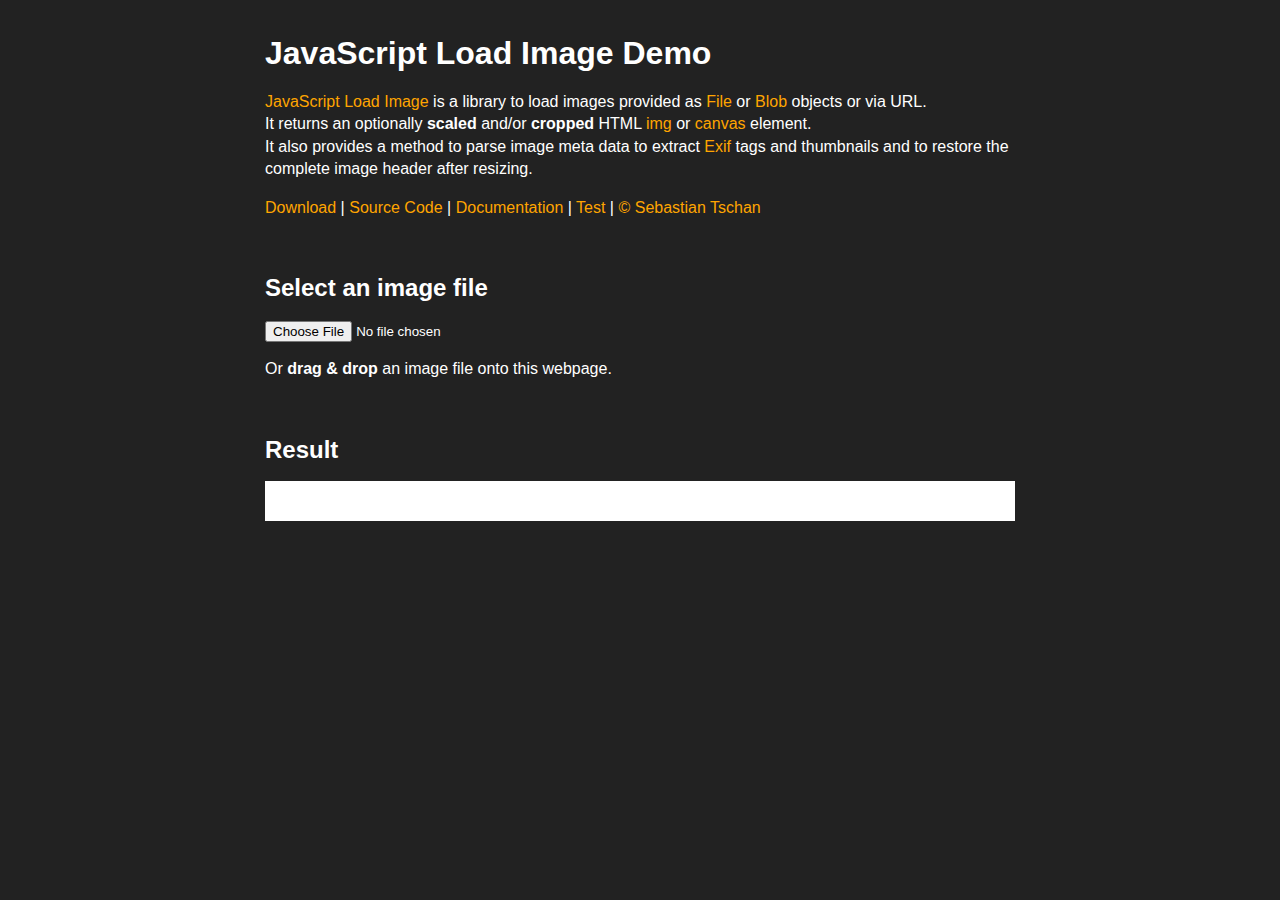
<file: startup/qooxdoo/client/src/main/resources/RichFilemanager/libs/JavaScript-Load-Image/index.html>
<!DOCTYPE HTML>
<!--
/*
 * JavaScript Load Image Demo
 * https://github.com/blueimp/JavaScript-Load-Image
 *
 * Copyright 2011, Sebastian Tschan
 * https://blueimp.net
 *
 * Licensed under the MIT license:
 * http://www.opensource.org/licenses/MIT
 */
-->
<html lang="en">
<head>
<!--[if IE]>
<meta http-equiv="X-UA-Compatible" content="IE=edge,chrome=1">
<![endif]-->
<meta charset="utf-8">
<title>JavaScript Load Image</title>
<meta name="description" content="JavaScript Load Image is a library to load images provided as File or Blob objects or via URL. It returns an optionally scaled and/or cropped HTML img or canvas element. It also provides a method to parse image meta data to extract Exif tags and thumbnails and to restore the complete image header after resizing.">
<meta name="viewport" content="width=device-width, initial-scale=1.0">
<!-- Jcrop is not required by JavaScript Load Image, but included for the demo -->
<link rel="stylesheet" href="css/vendor/jquery.Jcrop.css">
<link rel="stylesheet" href="css/demo.css">
</head>
<body>
<h1>JavaScript Load Image Demo</h1>
<p><a href="https://github.com/blueimp/JavaScript-Load-Image">JavaScript Load Image</a> is a library to load images provided as <a href="https://developer.mozilla.org/en/DOM/File">File</a> or <a href="https://developer.mozilla.org/en/DOM/Blob">Blob</a> objects or via URL.<br>
It returns an optionally <strong>scaled</strong> and/or <strong>cropped</strong> HTML <a href="https://developer.mozilla.org/en/docs/HTML/Element/Img">img</a> or <a href="https://developer.mozilla.org/en/docs/HTML/Canvas">canvas</a> element.<br>
It also provides a method to parse image meta data to extract <a href="https://en.wikipedia.org/wiki/Exif">Exif</a> tags and thumbnails and to restore the complete image header after resizing.</p>
<ul class="navigation">
    <li><a href="https://github.com/blueimp/JavaScript-Load-Image/tags">Download</a></li>
    <li><a href="https://github.com/blueimp/JavaScript-Load-Image">Source Code</a></li>
    <li><a href="https://github.com/blueimp/JavaScript-Load-Image/blob/master/README.md">Documentation</a></li>
    <li><a href="test/">Test</a></li>
    <li><a href="https://blueimp.net">&copy; Sebastian Tschan</a></li>
</ul>
<br>
<h2>Select an image file</h2>
<p><input type="file" id="file-input"></p>
<p>Or <strong>drag &amp; drop</strong> an image file onto this webpage.</p>
<br>
<h2>Result</h2>
<p id="actions" style="display:none;">
	<button type="button" id="edit">Edit</button>
	<button type="button" id="crop">Crop</button>
</p>
<div id="result" class="result">
    <p>This demo works only in browsers with support for the <a href="https://developer.mozilla.org/en/DOM/window.URL">URL</a> or <a href="https://developer.mozilla.org/en/DOM/FileReader">FileReader</a> API.</p>
</div>
<br>
<div id="exif" class="exif" style="display:none;">
    <h2>Exif meta data</h2>
    <p id="thumbnail" class="thumbnail" style="display:none;"></p>
    <table></table>
</div>
<br>
<script src="js/load-image.js"></script>
<script src="js/load-image-orientation.js"></script>
<script src="js/load-image-meta.js"></script>
<script src="js/load-image-exif.js"></script>
<script src="js/load-image-exif-map.js"></script>
<!-- jQuery and Jcrop are not required by JavaScript Load Image, but included for the demo -->
<script src="js/vendor/jquery.js"></script>
<script src="js/vendor/jquery.Jcrop.js"></script>
<script src="js/demo.js"></script>
</body>
</html>
</file>
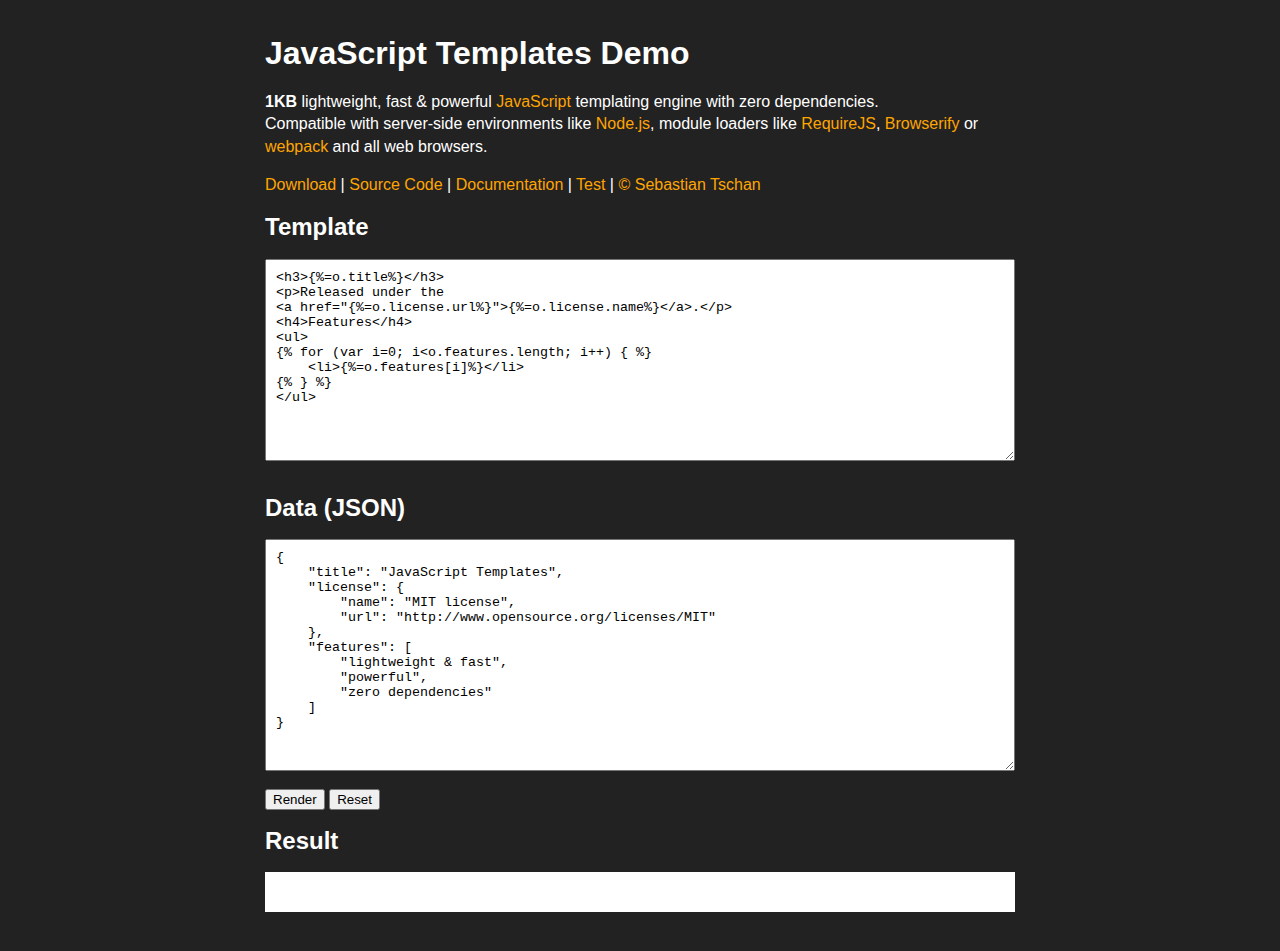
<file: startup/qooxdoo/client/src/main/resources/RichFilemanager/libs/javascript-templates/index.html>
<!DOCTYPE HTML>
<!--
/*
 * JavaScript Templates Demo
 * https://github.com/blueimp/JavaScript-Templates
 *
 * Copyright 2011, Sebastian Tschan
 * https://blueimp.net
 *
 * Licensed under the MIT license:
 * http://www.opensource.org/licenses/MIT
 */
-->
<html lang="en">
<head>
<!--[if IE]>
<meta http-equiv="X-UA-Compatible" content="IE=edge,chrome=1">
<![endif]-->
<meta charset="utf-8">
<title>JavaScript Templates Demo</title>
<meta name="description" content="1KB lightweight, fast &amp; powerful JavaScript templating engine with zero dependencies. Compatible with server-side environments like Node.js, module loaders like RequireJS, Browserify or webpack and all web browsers.">
<meta name="viewport" content="width=device-width, initial-scale=1.0">
<link rel="stylesheet" href="css/demo.css">
</head>
<body>
<h1>JavaScript Templates Demo</h1>
<p><strong>1KB</strong> lightweight, fast &amp; powerful <a href="https://developer.mozilla.org/en/JavaScript/">JavaScript</a> templating engine with zero dependencies.<br>
Compatible with server-side environments like <a href="http://nodejs.org/">Node.js</a>, module loaders like <a href="http://requirejs.org/">RequireJS</a>, <a href="http://browserify.org/">Browserify</a> or <a href="https://webpack.github.io/">webpack</a> and all web browsers.</p>
<ul class="navigation">
    <li><a href="https://github.com/blueimp/JavaScript-Templates/tags">Download</a></li>
    <li><a href="https://github.com/blueimp/JavaScript-Templates">Source Code</a></li>
    <li><a href="https://github.com/blueimp/JavaScript-Templates/blob/master/README.md">Documentation</a></li>
    <li><a href="test/">Test</a></li>
    <li><a href="https://blueimp.net">&copy; Sebastian Tschan</a></li>
</ul>
<form>
    <h2>Template</h2>
    <textarea rows="12" id="template"></textarea>
    <br>
    <h2>Data (JSON)</h2>
    <textarea rows="14" id="data"></textarea>
    <br>
    <button type="submit" id="render">Render</button>
    <button type="reset" id="reset">Reset</button>
    <h2>Result</h2>
    <div id="result" class="result"></div>
    <br>
</form>
<script type="text/x-tmpl" id="tmpl-demo">
<h3>{%=o.title%}</h3>
<p>Released under the
<a href="{%=o.license.url%}">{%=o.license.name%}</a>.</p>
<h4>Features</h4>
<ul>
{% for (var i=0; i<o.features.length; i++) { %}
    <li>{%=o.features[i]%}</li>
{% } %}
</ul>
</script>
<script type="text/x-tmpl" id="tmpl-data">
{
    "title": "JavaScript Templates",
    "license": {
        "name": "MIT license",
        "url": "http://www.opensource.org/licenses/MIT"
    },
    "features": [
        "lightweight & fast",
        "powerful",
        "zero dependencies"
    ]
}
</script>
<script type="text/x-tmpl" id="tmpl-error">
<h3 class="error">{%=o.title%}</h3>
<code>{%=o.error%}</code>
</script>
<script src="js/tmpl.js"></script>
<script src="js/demo.js"></script>
</body>
</html>
</file>
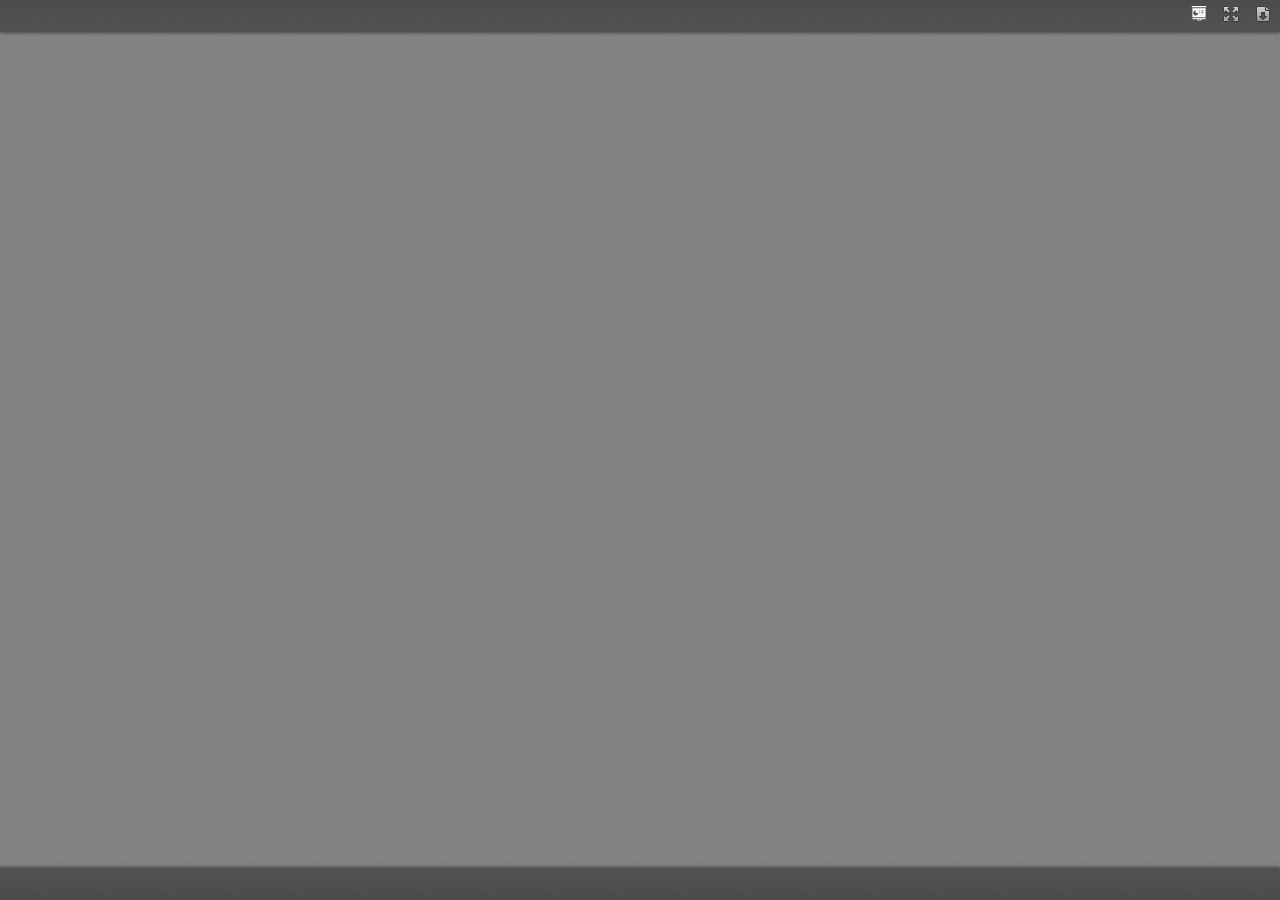
<file: startup/qooxdoo/client/src/main/resources/RichFilemanager/libs/ViewerJS/index.html>
<!DOCTYPE html>
<html dir="ltr" lang="en-US">
    <head>
        <meta http-equiv="Content-Type" content="text/html; charset=utf-8"/>
        <style>
            /*remove copyright*/
            #about {display:none !important;}
        </style>

<!--
This is a generated file. DO NOT EDIT.

Copyright (C) 2012-2015 KO GmbH <copyright@kogmbh.com>

@licstart
This file is the compiled version of the ViewerJS module.

ViewerJS is free software: you can redistribute it and/or modify it
under the terms of the GNU Affero General Public License (GNU AGPL)
as published by the Free Software Foundation, either version 3 of
the License, or (at your option) any later version.

ViewerJS is distributed in the hope that it will be useful, but
WITHOUT ANY WARRANTY; without even the implied warranty of
MERCHANTABILITY or FITNESS FOR A PARTICULAR PURPOSE.  See the
GNU Affero General Public License for more details.

You should have received a copy of the GNU Affero General Public License
along with ViewerJS.  If not, see <http://www.gnu.org/licenses/>.
@licend

@source: http://viewerjs.org/
@source: http://github.com/kogmbh/ViewerJS
-->

        <title>ViewerJS</title>
        <!-- If you want to use custom CSS (@font-face rules, for example) you should uncomment
             the following reference and use a local.css file for that. See the example.local.css
             file for a sample.
        <link rel="stylesheet" type="text/css" href="local.css" media="screen"/>
        -->
        <meta name="viewport" content="width=device-width, initial-scale=1.0, user-scalable=no, minimum-scale=1.0, maximum-scale=1.0"/>
                <script type="text/javascript">
            ////<![CDATA[
var ODFViewerPlugin_css="@namespace cursor url(urn:webodf:names:cursor);.caret {opacity: 0 !important;}";function ODFViewerPlugin(){function b(b){var a=document.createElement("script");a.async=!1;a.src="./webodf.js";a.type="text/javascript";a.onload=function(){runtime.loadClass("gui.HyperlinkClickHandler");runtime.loadClass("odf.OdfCanvas");runtime.loadClass("ops.Session");runtime.loadClass("gui.CaretManager");runtime.loadClass("gui.HyperlinkTooltipView");runtime.loadClass("gui.SessionController");runtime.loadClass("gui.SvgSelectionView");runtime.loadClass("gui.SelectionViewManager");runtime.loadClass("gui.ShadowCursor");
runtime.loadClass("gui.SessionView");b()};document.head.appendChild(a);a=document.createElementNS(document.head.namespaceURI,"style");a.setAttribute("media","screen, print, handheld, projection");a.setAttribute("type","text/css");a.appendChild(document.createTextNode(ODFViewerPlugin_css));document.head.appendChild(a)}var r=this,f=null,x=null,s=null,k=null;this.initialize=function(q,a){b(function(){var e,c,b,q,l,z,u,v;x=document.getElementById("canvas");f=new odf.OdfCanvas(x);f.load(a);f.addListener("statereadychange",
function(){s=f.odfContainer().rootElement;k=f.odfContainer().getDocumentType(s);if("text"===k){f.enableAnnotations(!0,!1);e=new ops.Session(f);b=e.getOdtDocument();q=new gui.ShadowCursor(b);c=new gui.SessionController(e,"localuser",q,{});v=c.getEventManager();z=new gui.CaretManager(c,f.getViewport());l=new gui.SelectionViewManager(gui.SvgSelectionView);new gui.SessionView({caretAvatarsInitiallyVisible:!1},"localuser",e,c.getSessionConstraints(),z,l);l.registerCursor(q);u=new gui.HyperlinkTooltipView(f,
c.getHyperlinkClickHandler().getModifier);v.subscribe("mousemove",u.showTooltip);v.subscribe("mouseout",u.hideTooltip);var a=new ops.OpAddMember;a.init({memberid:"localuser",setProperties:{fillName:runtime.tr("Unknown Author"),color:"blue"}});e.enqueue([a]);c.insertLocalCursor()}r.onLoad()})})};this.isSlideshow=function(){return"presentation"===k};this.onLoad=function(){};this.fitToWidth=function(b){f.fitToWidth(b)};this.fitToHeight=function(b){f.fitToHeight(b)};this.fitToPage=function(b,a){f.fitToContainingElement(b,
a)};this.fitSmart=function(b){f.fitSmart(b)};this.getZoomLevel=function(){return f.getZoomLevel()};this.setZoomLevel=function(b){f.setZoomLevel(b)};this.getPages=function(){var b=Array.prototype.slice.call(s.getElementsByTagNameNS("urn:oasis:names:tc:opendocument:xmlns:drawing:1.0","page")),a=[],e,c;for(e=0;e<b.length;e+=1)c=[b[e].getAttribute("draw:name"),b[e]],a.push(c);return a};this.showPage=function(b){f.showPage(b)};this.getPluginName=function(){return"WebODF"};this.getPluginVersion=function(){return"undefined"!==
String(typeof webodf)?webodf.Version:"Unknown"};this.getPluginURL=function(){return"http://webodf.org"}};var PDFViewerPlugin_css=".page {margin: 7px auto 7px auto;position: relative;overflow: hidden;background-clip: content-box;background-color: white;box-shadow:         0px 0px 7px rgba(0, 0, 0, 0.75);-webkit-box-shadow: 0px 0px 7px rgba(0, 0, 0, 0.75);-moz-box-shadow:    0px 0px 7px rgba(0, 0, 0, 0.75);-ms-box-shadow:    0px 0px 7px rgba(0, 0, 0, 0.75);-o-box-shadow:    0px 0px 7px rgba(0, 0, 0, 0.75);}.textLayer {position: absolute;left: 0;top: 0;right: 0;bottom: 0;color: #000;font-family: sans-serif;overflow: hidden;}.textLayer > div {color: transparent;position: absolute;line-height: 1;white-space: pre;cursor: text;}::selection { background:rgba(0,0,255,0.3); }::-moz-selection { background:rgba(0,0,255,0.3); }";function PDFViewerPlugin(){function b(d,a){var b=document.createElement("script");b.async=!1;b.src=d;b.type="text/javascript";b.onload=a||b.onload;document.getElementsByTagName("head")[0].appendChild(b)}function r(d){var a;b("./compatibility.js",function(){b("./pdf.js");b("./ui_utils.js");b("./text_layer_builder.js");b("./pdfjsversion.js",d)});a=document.createElementNS(document.head.namespaceURI,"style");a.setAttribute("media","screen, print, handheld, projection");a.setAttribute("type","text/css");
a.appendChild(document.createTextNode(PDFViewerPlugin_css));document.head.appendChild(a)}function f(d){if("none"===d.style.display)return!1;var a=u.scrollTop,b=a+u.clientHeight,c=d.offsetTop;d=c+d.clientHeight;return c>=a&&c<b||d>=a&&d<b||c<a&&d>=b}function x(d,a,b){var e=c[d.pageIndex],f=e.getElementsByTagName("canvas")[0],h=e.getElementsByTagName("div")[0],k="scale("+g+", "+g+")";e.style.width=a+"px";e.style.height=b+"px";f.width=a;f.height=b;h.style.width=a+"px";h.style.height=b+"px";CustomStyle.setProp("transform",
h,k);CustomStyle.setProp("transformOrigin",h,"0% 0%");t[d.pageIndex]=t[d.pageIndex]===l.RUNNING?l.RUNNINGOUTDATED:l.BLANK}function s(d){var a,b;t[d.pageIndex]===l.BLANK&&(t[d.pageIndex]=l.RUNNING,a=c[d.pageIndex],b=B[d.pageIndex],a=a.getElementsByTagName("canvas")[0],d.render({canvasContext:a.getContext("2d"),textLayer:b,viewport:d.getViewport(g)}).promise.then(function(){t[d.pageIndex]===l.RUNNINGOUTDATED?(t[d.pageIndex]=l.BLANK,s(d)):t[d.pageIndex]=l.FINISHED}))}function k(){var d=!a.isSlideshow();
c.forEach(function(a){d&&(a.style.display="block");u.appendChild(a)});a.showPage(1);a.onLoad()}function q(d){var a,b,f,m,h,n;a=d.pageIndex+1;n=d.getViewport(g);h=document.createElement("div");h.id="pageContainer"+a;h.className="page";h.style.display="none";m=document.createElement("canvas");m.id="canvas"+a;b=document.createElement("div");b.className="textLayer";b.id="textLayer"+a;h.appendChild(m);h.appendChild(b);e[d.pageIndex]=d;c[d.pageIndex]=h;t[d.pageIndex]=l.BLANK;x(d,n.width,n.height);y<n.width&&
(y=n.width);w<n.height&&(w=n.height);n.width<n.height&&(p=!1);f=new TextLayerBuilder({textLayerDiv:b,viewport:n,pageIndex:a-1});d.getTextContent().then(function(a){f.setTextContent(a);f.render(z)});B[d.pageIndex]=f;E+=1;E===v.numPages&&k()}var a=this,e=[],c=[],B=[],t=[],l={BLANK:0,RUNNING:1,FINISHED:2,RUNNINGOUTDATED:3},z=200,u=null,v=null,p=!0,g=1,A=1,y=0,w=0,E=0;this.initialize=function(a,b){var c;r(function(){PDFJS.workerSrc="./pdf.worker.js";PDFJS.getDocument(b).then(function(b){v=b;u=a;for(c=
0;c<v.numPages;c+=1)v.getPage(c+1).then(q)})})};this.isSlideshow=function(){return p};this.onLoad=function(){};this.getPages=function(){return c};this.fitToWidth=function(d){y!==d&&(d/=y,a.setZoomLevel(d))};this.fitToHeight=function(d){w!==d&&(d/=w,a.setZoomLevel(d))};this.fitToPage=function(d,b){var c=d/y;b/w<c&&(c=b/w);a.setZoomLevel(c)};this.fitSmart=function(d,b){var c=d/y;b&&b/w<c&&(c=b/w);c=Math.min(1,c);a.setZoomLevel(c)};this.setZoomLevel=function(a){var b;if(g!==a)for(g=a,a=0;a<e.length;a+=
1)b=e[a].getViewport(g),x(e[a],b.width,b.height)};this.getZoomLevel=function(){return g};this.onScroll=function(){var a;for(a=0;a<c.length;a+=1)f(c[a])&&s(e[a])};this.getPageInView=function(){var b;if(a.isSlideshow())return A;for(b=0;b<c.length;b+=1)if(f(c[b]))return b+1};this.showPage=function(b){a.isSlideshow()?(c[A-1].style.display="none",A=b,s(e[b-1]),c[b-1].style.display="block"):(b=c[b-1],b.parentNode.scrollTop=b.offsetTop)};this.getPluginName=function(){return"PDF.js"};this.getPluginVersion=
function(){return"undefined"!==String(typeof pdfjs_version)?pdfjs_version:"From Source"};this.getPluginURL=function(){return"https://github.com/mozilla/pdf.js/"}};var ViewerJS_version="0.5.9";var viewer_css="* {padding: 0;margin: 0;}html > body {font-family: sans-serif;overflow: hidden;}.titlebar > span,.toolbarLabel,input,button,select {font: message-box;}#titlebar {position: absolute;z-index: 2;top: 0px;left: 0px;height: 32px;width: 100%;overflow: hidden;-webkit-box-shadow: 0px 1px 3px rgba(50, 50, 50, 0.75);-moz-box-shadow:    0px 1px 3px rgba(50, 50, 50, 0.75);box-shadow:         0px 1px 3px rgba(50, 50, 50, 0.75);background-image: url(images/texture.png), linear-gradient(rgba(69, 69, 69, .95), rgba(82, 82, 82, .99));background-image: url(images/texture.png), -webkit-linear-gradient(rgba(69, 69, 69, .95), rgba(82, 82, 82, .99));background-image: url(images/texture.png), -moz-linear-gradient(rgba(69, 69, 69, .95), rgba(82, 82, 82, .99));background-image: url(images/texture.png), -ms-linear-gradient(rgba(69, 69, 69, .95), rgba(82, 82, 82, .99));background-image: url(images/texture.png), -o-linear-gradient(rgba(69, 69, 69, .95), rgba(82, 82, 82, .99));}#titlebar a, #aboutDialog a, #titlebar a:visited, #aboutDialog a:visited {color: #ccc;}#documentName {margin-right: 10px;margin-left: 10px;margin-top: 8px;color: #F2F2F2;line-height: 14px;font-family: sans-serif;}#documentName {font-size: 14px;}#toolbarContainer {position: absolute;z-index: 2;bottom: 0px;left: 0px;height: 32px;width: 100%;overflow: hidden;-webkit-box-shadow: 0px -1px 3px rgba(50, 50, 50, 0.75);-moz-box-shadow:    0px -1px 3px rgba(50, 50, 50, 0.75);box-shadow:         0px -1px 3px rgba(50, 50, 50, 0.75);background-image: url(images/texture.png), linear-gradient(rgba(82, 82, 82, .99), rgba(69, 69, 69, .95));background-image: url(images/texture.png), -webkit-linear-gradient(rgba(82, 82, 82, .99), rgba(69, 69, 69, .95));background-image: url(images/texture.png), -moz-linear-gradient(rgba(82, 82, 82, .99), rgba(69, 69, 69, .95));background-image: url(images/texture.png), -ms-linear-gradient(rgba(82, 82, 82, .99), rgba(69, 69, 69, .95));background-image: url(images/texture.png), -o-linear-gradient(rgba(82, 82, 82, .99), rgba(69, 69, 69, .95));}#toolbar {position: relative;}#toolbarMiddleContainer, #toolbarLeft {visibility: hidden;}html[dir='ltr'] #toolbarLeft {margin-left: -1px;}html[dir='rtl'] #toolbarRight,html[dir='rtl'] #titlebarRight {margin-left: -1px;}html[dir='ltr'] #toolbarLeft,html[dir='rtl'] #toolbarRight,html[dir='rtl'] #titlebarRight {position: absolute;top: 0;left: 0;}html[dir='rtl'] #toolbarLeft,html[dir='ltr'] #toolbarRight,html[dir='ltr'] #titlebarRight {position: absolute;top: 0;right: 0;}html[dir='ltr'] #toolbarLeft > *,html[dir='ltr'] #toolbarMiddle > *,html[dir='ltr'] #toolbarRight > *,html[dir='ltr'] #titlebarRight > * {float: left;}html[dir='rtl'] #toolbarLeft > *,html[dir='rtl'] #toolbarMiddle > *,html[dir='rtl'] #toolbarRight > *,html[dir='rtl'] #titlebarRight > * {float: right;}html[dir='ltr'] .outerCenter {float: right;position: relative;right: 50%;}html[dir='rtl'] .outerCenter {float: left;position: relative;left: 50%;}html[dir='ltr'] .innerCenter {float: right;position: relative;right: -50%;}html[dir='rtl'] .innerCenter {float: left;position: relative;left: -50%;}html[dir='ltr'] .splitToolbarButton {margin: 3px 2px 4px 0;display: inline-block;}html[dir='rtl'] .splitToolbarButton {margin: 3px 0 4px 2px;display: inline-block;}html[dir='ltr'] .splitToolbarButton > .toolbarButton {border-radius: 0;float: left;}html[dir='rtl'] .splitToolbarButton > .toolbarButton {border-radius: 0;float: right;}.splitToolbarButton.toggled .toolbarButton {margin: 0;}.toolbarButton {border: 0 none;background-color: rgba(0, 0, 0, 0);min-width: 32px;height: 25px;border-radius: 2px;background-image: none;}html[dir='ltr'] .toolbarButton,html[dir='ltr'] .dropdownToolbarButton {margin: 3px 2px 4px 0;}html[dir='rtl'] .toolbarButton,html[dir='rtl'] .dropdownToolbarButton {margin: 3px 0 4px 2px;}.toolbarButton:hover,.toolbarButton:focus,.dropdownToolbarButton {background-color: hsla(0,0%,0%,.12);background-image: linear-gradient(hsla(0,0%,100%,.05), hsla(0,0%,100%,0));background-image: -webkit-linear-gradient(hsla(0,0%,100%,.05), hsla(0,0%,100%,0));background-image: -moz-linear-gradient(hsla(0,0%,100%,.05), hsla(0,0%,100%,0));background-image: -ms-linear-gradient(hsla(0,0%,100%,.05), hsla(0,0%,100%,0));background-image: -o-linear-gradient(hsla(0,0%,100%,.05), hsla(0,0%,100%,0));background-clip: padding-box;border: 1px solid hsla(0,0%,0%,.35);border-color: hsla(0,0%,0%,.32) hsla(0,0%,0%,.38) hsla(0,0%,0%,.42);box-shadow: 0 1px 0 hsla(0,0%,100%,.05) inset,0 0 1px hsla(0,0%,100%,.15) inset,0 1px 0 hsla(0,0%,100%,.05);}.toolbarButton:hover:active,.dropdownToolbarButton:hover:active {background-color: hsla(0,0%,0%,.2);background-image: linear-gradient(hsla(0,0%,100%,.05), hsla(0,0%,100%,0));background-image: -webkit-linear-gradient(hsla(0,0%,100%,.05), hsla(0,0%,100%,0));background-image: -moz-linear-gradient(hsla(0,0%,100%,.05), hsla(0,0%,100%,0));background-image: -ms-linear-gradient(hsla(0,0%,100%,.05), hsla(0,0%,100%,0));background-image: -o-linear-gradient(hsla(0,0%,100%,.05), hsla(0,0%,100%,0));border-color: hsla(0,0%,0%,.35) hsla(0,0%,0%,.4) hsla(0,0%,0%,.45);box-shadow: 0 1px 1px hsla(0,0%,0%,.1) inset,0 0 1px hsla(0,0%,0%,.2) inset,0 1px 0 hsla(0,0%,100%,.05);}.splitToolbarButton:hover > .toolbarButton,.splitToolbarButton:focus > .toolbarButton,.splitToolbarButton.toggled > .toolbarButton,.toolbarButton.textButton {background-color: hsla(0,0%,0%,.12);background-image: -webkit-linear-gradient(hsla(0,0%,100%,.05), hsla(0,0%,100%,0));background-image: -moz-linear-gradient(hsla(0,0%,100%,.05), hsla(0,0%,100%,0));background-image: -ms-linear-gradient(hsla(0,0%,100%,.05), hsla(0,0%,100%,0));background-image: -o-linear-gradient(hsla(0,0%,100%,.05), hsla(0,0%,100%,0));background-image: linear-gradient(hsla(0,0%,100%,.05), hsla(0,0%,100%,0));background-clip: padding-box;border: 1px solid hsla(0,0%,0%,.35);border-color: hsla(0,0%,0%,.32) hsla(0,0%,0%,.38) hsla(0,0%,0%,.42);box-shadow: 0 1px 0 hsla(0,0%,100%,.05) inset,0 0 1px hsla(0,0%,100%,.15) inset,0 1px 0 hsla(0,0%,100%,.05);-webkit-transition-property: background-color, border-color, box-shadow;-webkit-transition-duration: 150ms;-webkit-transition-timing-function: ease;-moz-transition-property: background-color, border-color, box-shadow;-moz-transition-duration: 150ms;-moz-transition-timing-function: ease;-ms-transition-property: background-color, border-color, box-shadow;-ms-transition-duration: 150ms;-ms-transition-timing-function: ease;-o-transition-property: background-color, border-color, box-shadow;-o-transition-duration: 150ms;-o-transition-timing-function: ease;transition-property: background-color, border-color, box-shadow;transition-duration: 150ms;transition-timing-function: ease;}.splitToolbarButton > .toolbarButton:hover,.splitToolbarButton > .toolbarButton:focus,.dropdownToolbarButton:hover,.toolbarButton.textButton:hover,.toolbarButton.textButton:focus {background-color: hsla(0,0%,0%,.2);box-shadow: 0 1px 0 hsla(0,0%,100%,.05) inset,0 0 1px hsla(0,0%,100%,.15) inset,0 0 1px hsla(0,0%,0%,.05);z-index: 199;}.splitToolbarButton:hover > .toolbarButton,.splitToolbarButton:focus > .toolbarButton,.splitToolbarButton.toggled > .toolbarButton,.toolbarButton.textButton {background-color: hsla(0,0%,0%,.12);background-image: -webkit-linear-gradient(hsla(0,0%,100%,.05), hsla(0,0%,100%,0));background-image: -moz-linear-gradient(hsla(0,0%,100%,.05), hsla(0,0%,100%,0));background-image: -ms-linear-gradient(hsla(0,0%,100%,.05), hsla(0,0%,100%,0));background-image: -o-linear-gradient(hsla(0,0%,100%,.05), hsla(0,0%,100%,0));background-image: linear-gradient(hsla(0,0%,100%,.05), hsla(0,0%,100%,0));background-clip: padding-box;border: 1px solid hsla(0,0%,0%,.35);border-color: hsla(0,0%,0%,.32) hsla(0,0%,0%,.38) hsla(0,0%,0%,.42);box-shadow: 0 1px 0 hsla(0,0%,100%,.05) inset,0 0 1px hsla(0,0%,100%,.15) inset,0 1px 0 hsla(0,0%,100%,.05);-webkit-transition-property: background-color, border-color, box-shadow;-webkit-transition-duration: 150ms;-webkit-transition-timing-function: ease;-moz-transition-property: background-color, border-color, box-shadow;-moz-transition-duration: 150ms;-moz-transition-timing-function: ease;-ms-transition-property: background-color, border-color, box-shadow;-ms-transition-duration: 150ms;-ms-transition-timing-function: ease;-o-transition-property: background-color, border-color, box-shadow;-o-transition-duration: 150ms;-o-transition-timing-function: ease;transition-property: background-color, border-color, box-shadow;transition-duration: 150ms;transition-timing-function: ease;}.splitToolbarButton > .toolbarButton:hover,.splitToolbarButton > .toolbarButton:focus,.dropdownToolbarButton:hover,.toolbarButton.textButton:hover,.toolbarButton.textButton:focus {background-color: hsla(0,0%,0%,.2);box-shadow: 0 1px 0 hsla(0,0%,100%,.05) inset,0 0 1px hsla(0,0%,100%,.15) inset,0 0 1px hsla(0,0%,0%,.05);z-index: 199;}.dropdownToolbarButton {border: 1px solid #333 !important;}.toolbarButton,.dropdownToolbarButton {min-width: 16px;padding: 2px 6px 2px;border: 1px solid transparent;border-radius: 2px;color: hsl(0,0%,95%);font-size: 12px;line-height: 14px;-webkit-user-select:none;-moz-user-select:none;-ms-user-select:none;cursor: default;-webkit-transition-property: background-color, border-color, box-shadow;-webkit-transition-duration: 150ms;-webkit-transition-timing-function: ease;-moz-transition-property: background-color, border-color, box-shadow;-moz-transition-duration: 150ms;-moz-transition-timing-function: ease;-ms-transition-property: background-color, border-color, box-shadow;-ms-transition-duration: 150ms;-ms-transition-timing-function: ease;-o-transition-property: background-color, border-color, box-shadow;-o-transition-duration: 150ms;-o-transition-timing-function: ease;transition-property: background-color, border-color, box-shadow;transition-duration: 150ms;transition-timing-function: ease;}html[dir='ltr'] .toolbarButton,html[dir='ltr'] .dropdownToolbarButton {margin: 3px 2px 4px 0;}html[dir='rtl'] .toolbarButton,html[dir='rtl'] .dropdownToolbarButton {margin: 3px 0 4px 2px;}.splitToolbarButton:hover > .splitToolbarButtonSeparator,.splitToolbarButton.toggled > .splitToolbarButtonSeparator {padding: 12px 0;margin: 0;box-shadow: 0 0 0 1px hsla(0,0%,100%,.03);-webkit-transition-property: padding;-webkit-transition-duration: 10ms;-webkit-transition-timing-function: ease;-moz-transition-property: padding;-moz-transition-duration: 10ms;-moz-transition-timing-function: ease;-ms-transition-property: padding;-ms-transition-duration: 10ms;-ms-transition-timing-function: ease;-o-transition-property: padding;-o-transition-duration: 10ms;-o-transition-timing-function: ease;transition-property: padding;transition-duration: 10ms;transition-timing-function: ease;}.toolbarButton.toggled:hover:active,.splitToolbarButton > .toolbarButton:hover:active {background-color: hsla(0,0%,0%,.4);border-color: hsla(0,0%,0%,.4) hsla(0,0%,0%,.5) hsla(0,0%,0%,.55);box-shadow: 0 1px 1px hsla(0,0%,0%,.2) inset,0 0 1px hsla(0,0%,0%,.3) inset,0 1px 0 hsla(0,0%,100%,.05);}html[dir='ltr'] .splitToolbarButton > .toolbarButton:first-child,html[dir='rtl'] .splitToolbarButton > .toolbarButton:last-child {position: relative;margin: 0;margin-left: 4px;margin-right: -1px;border-top-left-radius: 2px;border-bottom-left-radius: 2px;border-right-color: transparent;}html[dir='ltr'] .splitToolbarButton > .toolbarButton:last-child,html[dir='rtl'] .splitToolbarButton > .toolbarButton:first-child {position: relative;margin: 0;margin-left: -1px;border-top-right-radius: 2px;border-bottom-right-radius: 2px;border-left-color: transparent;}.splitToolbarButtonSeparator {padding: 8px 0;width: 1px;background-color: hsla(0,0%,00%,.5);z-index: 99;box-shadow: 0 0 0 1px hsla(0,0%,100%,.08);display: inline-block;margin: 5px 0;}html[dir='ltr'] .splitToolbarButtonSeparator {float:left;}html[dir='rtl'] .splitToolbarButtonSeparator {float:right;}.dropdownToolbarButton {min-width: 120px;max-width: 120px;padding: 4px 2px 4px;overflow: hidden;background: url(images/toolbarButton-menuArrows.png) no-repeat;}.dropdownToolbarButton > select {-webkit-appearance: none;-moz-appearance: none;min-width: 140px;font-size: 12px;color: hsl(0,0%,95%);margin:0;padding:0;border:none;background: rgba(0,0,0,0);}.dropdownToolbarButton > select > option {background: hsl(0,0%,24%);}#pageWidthOption {border-bottom: 1px rgba(255, 255, 255, .5) solid;}html[dir='ltr'] .dropdownToolbarButton {background-position: 95%;}html[dir='rtl'] .dropdownToolbarButton {background-position: 5%;}.toolbarButton.fullscreen::before {display: inline-block;content: url(images/toolbarButton-fullscreen.png);}.toolbarButton.presentation::before {display: inline-block;content: url(images/toolbarButton-presentation.png);}.toolbarButton.download::before {display: inline-block;content: url(images/toolbarButton-download.png);}.toolbarButton.about {color: #F2F2F2;font-size: 14px;font-weight: bold;line-height: 14px;font-family: sans-serif;}.toolbarButton.about::before {display: inline-block;}.toolbarButton.zoomOut::before {display: inline-block;content: url(images/toolbarButton-zoomOut.png);}.toolbarButton.zoomIn::before {display: inline-block;content: url(images/toolbarButton-zoomIn.png);}.toolbarButton.pageUp::before {display: inline-block;content: url(images/toolbarButton-pageUp.png);}.toolbarButton.pageDown::before {display: inline-block;content: url(images/toolbarButton-pageDown.png);}.toolbarField.pageNumber {min-width: 16px;text-align: right;width: 40px;}.toolbarField {padding: 3px 6px;margin: 4px 0 4px 0;border: 1px solid transparent;border-radius: 2px;background-color: hsla(0,0%,100%,.09);background-image: -moz-linear-gradient(hsla(0,0%,100%,.05), hsla(0,0%,100%,0));background-clip: padding-box;border: 1px solid hsla(0,0%,0%,.35);border-color: hsla(0,0%,0%,.32) hsla(0,0%,0%,.38) hsla(0,0%,0%,.42);box-shadow: 0 1px 0 hsla(0,0%,0%,.05) inset,0 1px 0 hsla(0,0%,100%,.05);color: hsl(0,0%,95%);font-size: 12px;line-height: 14px;outline-style: none;-moz-transition-property: background-color, border-color, box-shadow;-moz-transition-duration: 150ms;-moz-transition-timing-function: ease;}.toolbarField.pageNumber::-webkit-inner-spin-button,.toolbarField.pageNumber::-webkit-outer-spin-button {-webkit-appearance: none;margin: 0;}.toolbarField:hover {background-color: hsla(0,0%,100%,.11);border-color: hsla(0,0%,0%,.4) hsla(0,0%,0%,.43) hsla(0,0%,0%,.45);}.toolbarField:focus {background-color: hsla(0,0%,100%,.15);border-color: hsla(204,100%,65%,.8) hsla(204,100%,65%,.85) hsla(204,100%,65%,.9);}.toolbarLabel {min-width: 16px;padding: 3px 6px 3px 2px;margin: 4px 2px 4px 0;border: 1px solid transparent;border-radius: 2px;color: hsl(0,0%,85%);font-size: 12px;line-height: 14px;text-align: left;-webkit-user-select:none;-moz-user-select:none;cursor: default;}#canvasContainer {overflow: auto;padding-top: 6px;padding-bottom: 6px;position: absolute;top: 32px;right: 0;bottom: 32px;left: 0;text-align: center;background-color: #888;background-image: url(images/texture.png);}#canvasContainer.slideshow {padding: 0;overflow: hidden;}#canvasContainer.slideshow > * {margin: auto;position: absolute;top: 0;left: 0;right: 0;bottom: 0;}.presentationMode {top: 0 !important;bottom: 0 !important;background-color: black !important;cursor: default !important;}#canvas {box-shadow:         0px 0px 7px rgba(0, 0, 0, 0.75);-webkit-box-shadow: 0px 0px 7px rgba(0, 0, 0, 0.75);-moz-box-shadow:    0px 0px 7px rgba(0, 0, 0, 0.75);-ms-box-shadow:    0px 0px 7px rgba(0, 0, 0, 0.75);-o-box-shadow:    0px 0px 7px rgba(0, 0, 0, 0.75);overflow: hidden;}#sliderContainer {visibility: hidden;}#overlayNavigator {position: absolute;width: 100%;height: 0;top: calc(50% - 50px);background-color: rgba(0, 0, 0, 0);z-index: 3;opacity: 0;-webkit-transition: opacity 1s ease-out;-moz-transition: opacity 1s ease-out;transition: opacity 1s ease-out;}#previousPage {float: left;margin-left: 10px;border-top: 50px solid transparent;border-bottom: 50px solid transparent;border-right: 50px solid black;opacity: 0.5;}#nextPage {float: right;margin-right: 10px;border-top: 50px solid transparent;border-bottom: 50px solid transparent;border-left: 50px solid black;opacity: 0.5;}#previousPage:active {opacity: 0.8;}#nextPage:active {opacity: 0.8;}#overlayCloseButton {position: absolute;top: 10px;right: 10px;z-index: 3;font-size: 35px;color: white;background-color: black;opacity: 0.5;width: 40px;height: 40px;-webkit-border-radius: 20px;-moz-border-radius: 20px;border-radius: 20px;text-align: center;cursor: pointer;display: none;}#overlayCloseButton:active {background-color: red;}#aboutDialogCentererTable {display: table;width:100%;height:100%;}#aboutDialogCentererCell {vertical-align: middle;text-align:center;display: table-cell;}#aboutDialog {width: 280px;background-color: #666;color: white;text-align: center;border-radius: 2px;box-shadow: 0px 1px 6px black;padding: 5px;font-style: sans-serif;display: inline-block;}#aboutDialog h1 {font-size: 25pt;}#aboutDialog p {font-size: 10pt;}#aboutDialog > * {margin: 10px;}#dialogOverlay {position: absolute;left: 0px;top: 0px;width:100%;height:100%;z-index: 3;background-color: rgba(0,0,0,.5);overflow: auto;display: none;}#blanked {display: none;cursor: none;position: absolute;left: 0px;top: 0px;width:100%;height:100%;z-index: 3;}";var viewerTouch_css="#canvasContainer {top: 0;bottom: 0;}#overlayNavigator {height: 100px;pointer-events: none;}#nextPage, #previousPage {pointer-events: all;}#titlebar, #toolbarContainer {background-color: rgba(0, 0, 0, 0.6);background-image: none;-webkit-transition: all 0.5s;-moz-transition: all 0.5s;transition: all 0.5s;}#titlebar {top: -32px;}#titlebar.viewer-touched {top: 0px;}#toolbarContainer {bottom: -32px;}#toolbarContainer.viewer-touched {bottom: 0px;}.viewer-touched {display: block;opacity: 1 !important;}#next, #previous {display: none;}";function Viewer(b,r){function f(){var a,c,d,e,g,f;f="undefined"!==String(typeof ViewerJS_version)?ViewerJS_version:"From Source";b&&(d=b.getPluginName(),e=b.getPluginVersion(),g=b.getPluginURL());a=document.createElement("div");a.id="aboutDialogCentererTable";c=document.createElement("div");c.id="aboutDialogCentererCell";I=document.createElement("div");I.id="aboutDialog";I.innerHTML='<h1>ViewerJS</h1><p>Open Source document viewer for webpages, built with HTML and JavaScript.</p><p>Learn more and get your own copy on the <a href="http://viewerjs.org/" target="_blank">ViewerJS website</a>.</p>'+
(b?'<p>Using the <a href = "'+g+'" target="_blank">'+d+'</a> (<span id = "pluginVersion">'+e+"</span>) plugin to show you this document.</p>":"")+"<p>Version "+f+'</p><p>Supported by <a href="https://nlnet.nl" target="_blank"><br><img src="images/nlnet.png" width="160" height="60" alt="NLnet Foundation"></a></p><p>Made by <a href="http://kogmbh.com" target="_blank"><br><img src="images/kogmbh.png" width="172" height="40" alt="KO GmbH"></a></p><button id = "aboutDialogCloseButton" class = "toolbarButton textButton">Close</button>';
K.appendChild(a);a.appendChild(c);c.appendChild(I);a=document.createElement("button");a.id="about";a.className="toolbarButton textButton about";a.title="About";a.innerHTML="ViewerJS";Q.appendChild(a);a.addEventListener("click",function(){K.style.display="block"});document.getElementById("aboutDialogCloseButton").addEventListener("click",function(){K.style.display="none"})}function x(a){var b=R.options,c,d=!1,e;for(e=0;e<b.length;e+=1)c=b[e],c.value!==a?c.selected=!1:d=c.selected=!0;return d}function s(a,
b){if(a!==g.getZoomLevel()){g.setZoomLevel(a);var c=document.createEvent("UIEvents");c.initUIEvent("scalechange",!1,!1,window,0);c.scale=a;c.resetAutoSettings=b;window.dispatchEvent(c)}}function k(){var a;if(b.onScroll)b.onScroll();b.getPageInView&&(a=b.getPageInView())&&(F=a,document.getElementById("pageNumber").value=a)}function q(a){window.clearTimeout(M);M=window.setTimeout(function(){k()},a)}function a(a,c){var d,e;if(d="custom"===a?parseFloat(document.getElementById("customScaleOption").textContent)/
100:parseFloat(a))s(d,!0);else{d=h.clientWidth-A;e=h.clientHeight-A;switch(a){case "page-actual":s(1,c);break;case "page-width":b.fitToWidth(d);break;case "page-height":b.fitToHeight(e);break;case "page-fit":b.fitToPage(d,e);break;case "auto":b.isSlideshow()?b.fitToPage(d+A,e+A):b.fitSmart(d)}x(a)}q(300)}function e(a){var b;return-1!==["auto","page-actual","page-width"].indexOf(a)?a:(b=parseFloat(a))&&y<=b&&b<=w?a:E}function c(a){a=parseInt(a,10);return isNaN(a)?1:a}function B(){D=!D;d&&!D&&g.togglePresentationMode()}
function t(){if(d||b.isSlideshow())n.className="viewer-touched",window.clearTimeout(N),N=window.setTimeout(function(){n.className=""},5E3)}function l(){C.classList.add("viewer-touched");G.classList.add("viewer-touched");window.clearTimeout(O);O=window.setTimeout(function(){z()},5E3)}function z(){C.classList.remove("viewer-touched");G.classList.remove("viewer-touched")}function u(){C.classList.contains("viewer-touched")?z():l()}function v(a){blanked.style.display="block";blanked.style.backgroundColor=
a;z()}function p(a,b){var c=document.getElementById(a);c.addEventListener("click",function(){b();c.blur()})}var g=this,A=40,y=0.25,w=4,E="auto",d=!1,D=!1,L=!1,J,m=document.getElementById("viewer"),h=document.getElementById("canvasContainer"),n=document.getElementById("overlayNavigator"),C=document.getElementById("titlebar"),G=document.getElementById("toolbarContainer"),P=document.getElementById("toolbarLeft"),S=document.getElementById("toolbarMiddleContainer"),R=document.getElementById("scaleSelect"),
K=document.getElementById("dialogOverlay"),Q=document.getElementById("toolbarRight"),I,H=[],F,M,N,O;this.initialize=function(){var d;d=e(r.zoom);J=r.documentUrl;document.title=r.title;var f=document.getElementById("documentName");f.innerHTML="";f.appendChild(f.ownerDocument.createTextNode(r.title));b.onLoad=function(){document.getElementById("pluginVersion").innerHTML=b.getPluginVersion();b.isSlideshow()?(h.classList.add("slideshow"),P.style.visibility="visible"):(S.style.visibility="visible",b.getPageInView&&
(P.style.visibility="visible"));L=!0;H=b.getPages();document.getElementById("numPages").innerHTML="of "+H.length;g.showPage(c(r.startpage));a(d);h.onscroll=k;q()};b.initialize(h,J)};this.showPage=function(a){0>=a?a=1:a>H.length&&(a=H.length);b.showPage(a);F=a;document.getElementById("pageNumber").value=F};this.showNextPage=function(){g.showPage(F+1)};this.showPreviousPage=function(){g.showPage(F-1)};this.download=function(){var a=J.split("#")[0];window.open(a+"#viewer.action=download","_parent")};
this.toggleFullScreen=function(){D?document.exitFullscreen?document.exitFullscreen():document.cancelFullScreen?document.cancelFullScreen():document.mozCancelFullScreen?document.mozCancelFullScreen():document.webkitExitFullscreen?document.webkitExitFullscreen():document.webkitCancelFullScreen?document.webkitCancelFullScreen():document.msExitFullscreen&&document.msExitFullscreen():m.requestFullscreen?m.requestFullscreen():m.mozRequestFullScreen?m.mozRequestFullScreen():m.webkitRequestFullscreen?m.webkitRequestFullscreen():
m.webkitRequestFullScreen?m.webkitRequestFullScreen(Element.ALLOW_KEYBOARD_INPUT):m.msRequestFullscreen&&m.msRequestFullscreen()};this.togglePresentationMode=function(){var b=document.getElementById("overlayCloseButton");d?("block"===blanked.style.display&&(blanked.style.display="none",u()),C.style.display=G.style.display="block",b.style.display="none",h.classList.remove("presentationMode"),h.onmouseup=function(){},h.oncontextmenu=function(){},h.onmousedown=function(){},a("auto")):(C.style.display=
G.style.display="none",b.style.display="block",h.classList.add("presentationMode"),h.onmousedown=function(a){a.preventDefault()},h.oncontextmenu=function(a){a.preventDefault()},h.onmouseup=function(a){a.preventDefault();1===a.which?g.showNextPage():g.showPreviousPage()},a("page-fit"));d=!d};this.getZoomLevel=function(){return b.getZoomLevel()};this.setZoomLevel=function(a){b.setZoomLevel(a)};this.zoomOut=function(){var b=(g.getZoomLevel()/1.1).toFixed(2),b=Math.max(y,b);a(b,!0)};this.zoomIn=function(){var b=
(1.1*g.getZoomLevel()).toFixed(2),b=Math.min(w,b);a(b,!0)};(function(){f();b&&(g.initialize(),document.exitFullscreen||document.cancelFullScreen||document.mozCancelFullScreen||document.webkitExitFullscreen||document.webkitCancelFullScreen||document.msExitFullscreen||(document.getElementById("fullscreen").style.visibility="hidden",document.getElementById("presentation").style.visibility="hidden"),p("overlayCloseButton",g.toggleFullScreen),p("fullscreen",g.toggleFullScreen),p("presentation",function(){D||
g.toggleFullScreen();g.togglePresentationMode()}),document.addEventListener("fullscreenchange",B),document.addEventListener("webkitfullscreenchange",B),document.addEventListener("mozfullscreenchange",B),document.addEventListener("MSFullscreenChange",B),p("download",g.download),p("zoomOut",g.zoomOut),p("zoomIn",g.zoomIn),p("previous",g.showPreviousPage),p("next",g.showNextPage),p("previousPage",g.showPreviousPage),p("nextPage",g.showNextPage),document.getElementById("pageNumber").addEventListener("change",
function(){g.showPage(this.value)}),document.getElementById("scaleSelect").addEventListener("change",function(){a(this.value)}),h.addEventListener("click",t),n.addEventListener("click",t),h.addEventListener("click",u),C.addEventListener("click",l),G.addEventListener("click",l),window.addEventListener("scalechange",function(a){var b=document.getElementById("customScaleOption"),c=x(String(a.scale));b.selected=!1;c||(b.textContent=Math.round(1E4*a.scale)/100+"%",b.selected=!0)},!0),window.addEventListener("resize",
function(b){L&&(document.getElementById("pageWidthOption").selected||document.getElementById("pageAutoOption").selected)&&a(document.getElementById("scaleSelect").value);t()}),window.addEventListener("keydown",function(a){var b=a.keyCode;a=a.shiftKey;if("block"===blanked.style.display)switch(b){case 16:case 17:case 18:case 91:case 93:case 224:case 225:break;default:blanked.style.display="none",u()}else switch(b){case 8:case 33:case 37:case 38:case 80:g.showPreviousPage();break;case 13:case 34:case 39:case 40:case 78:g.showNextPage();
break;case 32:a?g.showPreviousPage():g.showNextPage();break;case 66:case 190:d&&v("#000");break;case 87:case 188:d&&v("#FFF");break;case 36:g.showPage(1);break;case 35:g.showPage(H.length)}}))})()};(function(){function b(a,b){var c=new XMLHttpRequest;c.onreadystatechange=function(){var a,f;4===c.readyState&&((200<=c.status&&300>c.status||0===c.status)&&(a=c.getResponseHeader("content-type"))&&q.some(function(b){return b.supportsMimetype(a)?(f=b,console.log("Found plugin by mimetype and xhr head: "+a),!0):!1}),b(f))};c.open("HEAD",a,!0);c.send()}function r(a){var b;q.some(function(c){return c.supportsFileExtension(a)?(b=c,!0):!1});return b}function f(a){var b=r(a);b&&console.log("Found plugin by parameter type: "+
a);return b}function x(a){a=a.split("?")[0].split(".").pop();var b=r(a);b&&console.log("Found plugin by file extension from path: "+a);return b}function s(a){var b={};(a.search||"?").substr(1).split("&").forEach(function(a){a&&(a=a.split("=",2),b[decodeURIComponent(a[0])]=decodeURIComponent(a[1]))});return b}var k,q=[function(){var a="application/vnd.oasis.opendocument.text application/vnd.oasis.opendocument.text-flat-xml application/vnd.oasis.opendocument.text-template application/vnd.oasis.opendocument.presentation application/vnd.oasis.opendocument.presentation-flat-xml application/vnd.oasis.opendocument.presentation-template application/vnd.oasis.opendocument.spreadsheet application/vnd.oasis.opendocument.spreadsheet-flat-xml application/vnd.oasis.opendocument.spreadsheet-template".split(" "),
b="odt fodt ott odp fodp otp ods fods ots".split(" ");return{supportsMimetype:function(b){return-1!==a.indexOf(b)},supportsFileExtension:function(a){return-1!==b.indexOf(a)},path:"./ODFViewerPlugin",getClass:function(){return ODFViewerPlugin}}}(),{supportsMimetype:function(a){return"application/pdf"===a},supportsFileExtension:function(a){return"pdf"===a},path:"./PDFViewerPlugin",getClass:function(){return PDFViewerPlugin}}];window.onload=function(){var a=document.location.hash.substring(1),e=s(document.location),
c;a?(e.title||(e.title=a.replace(/^.*[\\\/]/,"")),e.documentUrl=a,b(a,function(b){b||(b=e.type?f(e.type):x(a));b?"undefined"!==String(typeof loadPlugin)?loadPlugin(b.path,function(){c=b.getClass();new Viewer(new c,e)}):(c=b.getClass(),new Viewer(new c,e)):new Viewer})):new Viewer};k=document.createElementNS(document.head.namespaceURI,"style");k.setAttribute("media","screen");k.setAttribute("type","text/css");k.appendChild(document.createTextNode(viewer_css));document.head.appendChild(k);k=document.createElementNS(document.head.namespaceURI,
"style");k.setAttribute("media","only screen and (max-device-width: 800px) and (max-device-height: 800px)");k.setAttribute("type","text/css");k.setAttribute("viewerTouch","1");k.appendChild(document.createTextNode(viewerTouch_css));document.head.appendChild(k)})();

//]]>
        </script>
    </head>

    <body>
        <div id = "viewer">
            <div id = "titlebar">
                <div id = "documentName"></div>
                <div id = "titlebarRight">
                    <button id = "presentation" class = "toolbarButton presentation" title = "Presentation"></button>
                    <button id = "fullscreen" class = "toolbarButton fullscreen" title = "Fullscreen"></button>
                    <button id = "download" class = "toolbarButton download" title = "Download"></button>
                </div>
           </div>
            <div id = "toolbarContainer">
                <div id = "toolbar">
                    <div id = "toolbarLeft">
                        <div id = "navButtons" class = "splitToolbarButton">
                            <button id = "previous" class = "toolbarButton pageUp" title = "Previous Page"></button>
                            <div class="splitToolbarButtonSeparator"></div>
                            <button id = "next" class = "toolbarButton pageDown" title = "Next Page"></button>
                        </div>
                        <label id = "pageNumberLabel" class = "toolbarLabel" for = "pageNumber">Page:</label>
                        <input type = "number" id = "pageNumber" class = "toolbarField pageNumber"/>
                        <span id = "numPages" class = "toolbarLabel"></span>
                    </div>
                    <div id = "toolbarMiddleContainer" class = "outerCenter">
                        <div id = "toolbarMiddle" class = "innerCenter">
                            <div id = 'zoomButtons' class = "splitToolbarButton">
                                <button id = "zoomOut" class = "toolbarButton zoomOut" title = "Zoom Out"></button>
                                <div class="splitToolbarButtonSeparator"></div>
                                <button id = "zoomIn" class = "toolbarButton zoomIn" title = "Zoom In"></button>
                            </div>
                            <span id="scaleSelectContainer" class="dropdownToolbarButton">
                                <select id="scaleSelect" title="Zoom" oncontextmenu="return false;">
                                    <option id="pageAutoOption" value="auto" selected>Automatic</option>
                                    <option id="pageActualOption" value="page-actual">Actual Size</option>
                                    <option id="pageWidthOption" value="page-width">Full Width</option>
                                    <option id="customScaleOption" value="custom"> </option>
                                    <option value="0.5">50%</option>
                                    <option value="0.75">75%</option>
                                    <option value="1">100%</option>
                                    <option value="1.25">125%</option>
                                    <option value="1.5">150%</option>
                                    <option value="2">200%</option>
                                </select>
                            </span>
                            <div id = "sliderContainer">
                                <div id = "slider"></div>
                            </div>
                        </div>
                    </div>
                    <div id = "toolbarRight">
                    </div>
                </div>
            </div>
            <div id = "canvasContainer">
                <div id = "canvas"></div>
            </div>
            <div id = "overlayNavigator">
                <div id = "previousPage"></div>
                <div id = "nextPage"></div>
            </div>
            <div id = "overlayCloseButton">
            &#10006;
            </div>
            <div id = "dialogOverlay"></div>
            <div id = "blanked"></div>
        </div>
    </body>
</html>
</file>
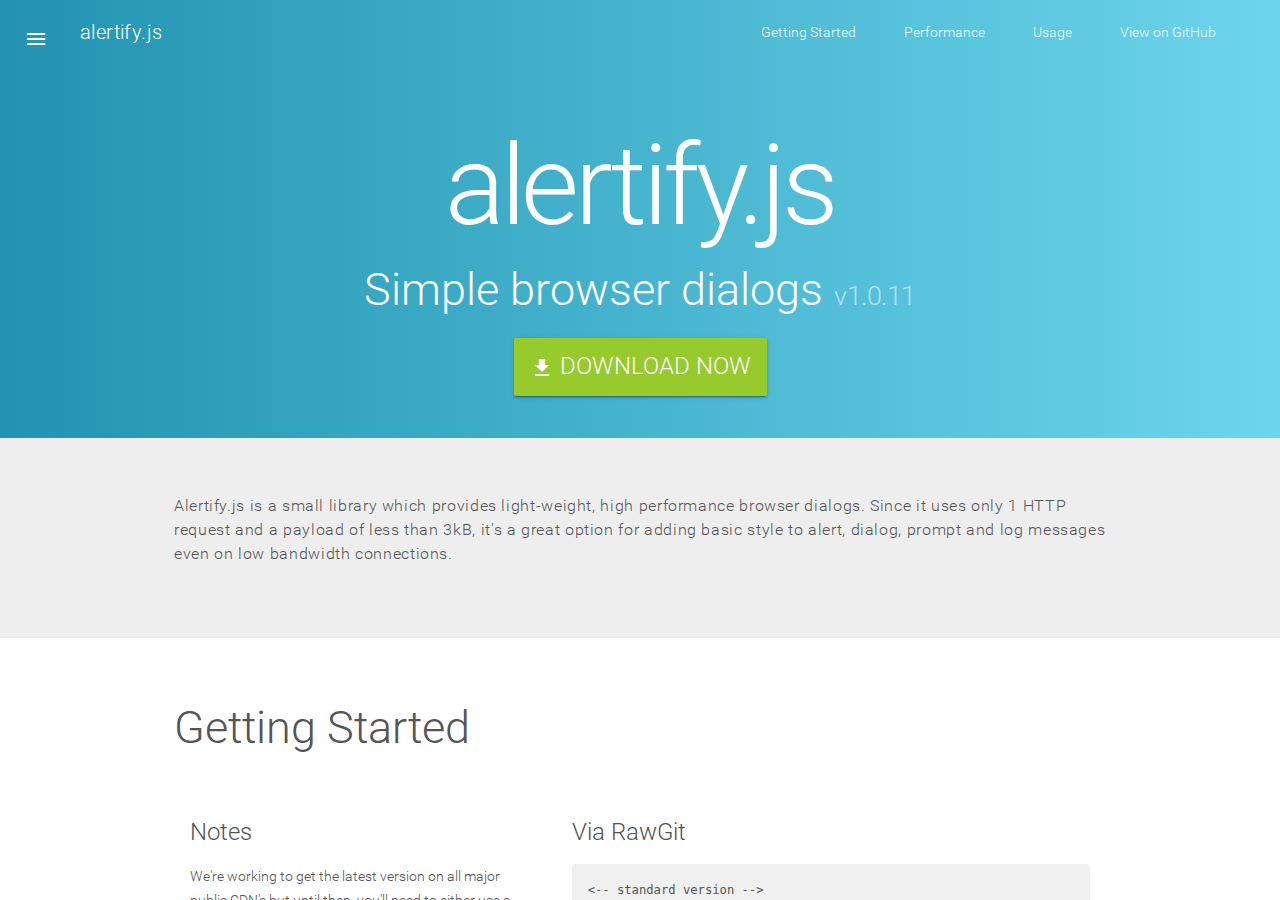
<file: startup/qooxdoo/client/src/main/resources/RichFilemanager/libs/alertify.js/website/index.html>
<!doctype html>
<html lang="en">
  <head>
    <meta charset="utf-8">
    <meta http-equiv="X-UA-Compatible" content="IE=edge">
    <meta name="description" content="Alertify.js is a lightweight brower alert and dialog plugin.">
    <meta name="viewport" content="width=device-width, initial-scale=1">
    <title>alertify.js</title>
    <link rel="stylesheet" href="css/styles.min.css">
    <link rel="stylesheet" href="../src/css/alertify.css">
    <script>
    var env = document.domain === "alertifyjs.org" ? "production" : "local";
    if (env === "production") {
        var _rollbarConfig = {
            accessToken: "cffbf4470b49484b9e94498203125ab4",
            captureUncaught: true,
            payload: { environment: env }
        };
        !function(r){function t(o){if(e[o])return e[o].exports;var n=e[o]={exports:{},id:o,loaded:!1};return r[o].call(n.exports,n,n.exports,t),n.loaded=!0,n.exports}var e={};return t.m=r,t.c=e,t.p="",t(0)}([function(r,t,e){"use strict";var o=e(1).Rollbar,n=e(2),a="https://d37gvrvc0wt4s1.cloudfront.net/js/v1.6/rollbar.min.js";_rollbarConfig.rollbarJsUrl=_rollbarConfig.rollbarJsUrl||a;var i=o.init(window,_rollbarConfig),l=n(i,_rollbarConfig);i.loadFull(window,document,!1,_rollbarConfig,l)},function(r,t){"use strict";function e(){var r=window.console;r&&"function"==typeof r.log&&r.log.apply(r,arguments)}function o(r,t){return t=t||e,function(){try{return r.apply(this,arguments)}catch(e){t("Rollbar internal error:",e)}}}function n(r,t,e){window._rollbarWrappedError&&(e[4]||(e[4]=window._rollbarWrappedError),e[5]||(e[5]=window._rollbarWrappedError._rollbarContext),window._rollbarWrappedError=null),r.uncaughtError.apply(r,e),t&&t.apply(window,e)}function a(r){this.shimId=++u,this.notifier=null,this.parentShim=r,this.logger=e,this._rollbarOldOnError=null}function i(r){var t=a;return o(function(){if(this.notifier)return this.notifier[r].apply(this.notifier,arguments);var e=this,o="scope"===r;o&&(e=new t(this));var n=Array.prototype.slice.call(arguments,0),a={shim:e,method:r,args:n,ts:new Date};return window._rollbarShimQueue.push(a),o?e:void 0})}function l(r,t){if(t.hasOwnProperty&&t.hasOwnProperty("addEventListener")){var e=t.addEventListener;t.addEventListener=function(t,o,n){e.call(this,t,r.wrap(o),n)};var o=t.removeEventListener;t.removeEventListener=function(r,t,e){o.call(this,r,t&&t._wrapped?t._wrapped:t,e)}}}var u=0;a.init=function(r,t){var e=t.globalAlias||"Rollbar";if("object"==typeof r[e])return r[e];r._rollbarShimQueue=[],r._rollbarWrappedError=null,t=t||{};var i=new a;return o(function(){if(i.configure(t),t.captureUncaught){i._rollbarOldOnError=r.onerror,r.onerror=function(){var r=Array.prototype.slice.call(arguments,0);n(i,i._rollbarOldOnError,r)};var o,a,u="EventTarget,Window,Node,ApplicationCache,AudioTrackList,ChannelMergerNode,CryptoOperation,EventSource,FileReader,HTMLUnknownElement,IDBDatabase,IDBRequest,IDBTransaction,KeyOperation,MediaController,MessagePort,ModalWindow,Notification,SVGElementInstance,Screen,TextTrack,TextTrackCue,TextTrackList,WebSocket,WebSocketWorker,Worker,XMLHttpRequest,XMLHttpRequestEventTarget,XMLHttpRequestUpload".split(",");for(o=0;o<u.length;++o)a=u[o],r[a]&&r[a].prototype&&l(i,r[a].prototype)}return r[e]=i,i},i.logger)()},a.prototype.loadFull=function(r,t,e,n,a){var i=function(){var t;if(void 0===r._rollbarPayloadQueue){var e,o,n,i;for(t=new Error("rollbar.js did not load");e=r._rollbarShimQueue.shift();)for(n=e.args,i=0;i<n.length;++i)if(o=n[i],"function"==typeof o){o(t);break}}"function"==typeof a&&a(t)},l=!1,u=t.createElement("script"),s=t.getElementsByTagName("script")[0],p=s.parentNode;u.src=n.rollbarJsUrl,u.async=!e,u.onload=u.onreadystatechange=o(function(){if(!(l||this.readyState&&"loaded"!==this.readyState&&"complete"!==this.readyState)){u.onload=u.onreadystatechange=null;try{p.removeChild(u)}catch(r){}l=!0,i()}},this.logger),p.insertBefore(u,s)},a.prototype.wrap=function(r,t){try{var e;if(e="function"==typeof t?t:function(){return t||{}},"function"!=typeof r)return r;if(r._isWrap)return r;if(!r._wrapped){r._wrapped=function(){try{return r.apply(this,arguments)}catch(t){throw t._rollbarContext=e()||{},t._rollbarContext._wrappedSource=r.toString(),window._rollbarWrappedError=t,t}},r._wrapped._isWrap=!0;for(var o in r)r.hasOwnProperty(o)&&(r._wrapped[o]=r[o])}return r._wrapped}catch(n){return r}};for(var s="log,debug,info,warn,warning,error,critical,global,configure,scope,uncaughtError".split(","),p=0;p<s.length;++p)a.prototype[s[p]]=i(s[p]);r.exports={Rollbar:a,_rollbarWindowOnError:n}},function(r,t){"use strict";r.exports=function(r,t){return function(e){if(!e&&!window._rollbarInitialized){var o=window.RollbarNotifier,n=t||{},a=n.globalAlias||"Rollbar",i=window.Rollbar.init(n,r);i._processShimQueue(window._rollbarShimQueue||[]),window[a]=i,window._rollbarInitialized=!0,o.processPayloads()}}}}]);
        (function(i,s,o,g,r,a,m){i['GoogleAnalyticsObject']=r;i[r]=i[r]||function(){
        (i[r].q=i[r].q||[]).push(arguments)},i[r].l=1*new Date();a=s.createElement(o),
        m=s.getElementsByTagName(o)[0];a.async=1;a.src=g;m.parentNode.insertBefore(a,m)
        })(window,document,'script','//www.google-analytics.com/analytics.js','ga');
        ga('create', 'UA-64348743-1', 'auto');
        ga('send', 'pageview');
    }
    </script>
  </head>
  <body>
    <div class="layout-transparent mdl-layout mdl-js-layout">
      <header class="mdl-layout__header mdl-layout__header--transparent">
        <div class="mdl-layout__header-row">
          <!-- Title -->
          <span class="mdl-layout-title ">alertify.js</span>
          <!-- Add spacer, to align navigation to the right -->
          <div class="mdl-layout-spacer"></div>
          <!-- Navigation -->
          <nav class="mdl-navigation">
            <a class="mdl-navigation__link" href="#getting-started">Getting Started</a>
            <a class="mdl-navigation__link" href="#performance">Performance</a>
            <a class="mdl-navigation__link" href="#usage">Usage</a>
            <a class="mdl-navigation__link" href="https://github.com/alertifyjs/alertify.js">View on GitHub</a>
          </nav>
        </div>
      </header>
      <div class="mdl-layout__drawer">
        <span class="mdl-layout-title">alertify.js</span>
        <nav class="mdl-navigation">
          <a class="mdl-navigation__link" href="#getting-started">Getting Started</a>
          <a class="mdl-navigation__link" href="#performance">Performance</a>
          <a class="mdl-navigation__link" href="#usage">Usage</a>
          <a class="mdl-navigation__link" href="https://github.com/alertifyjs/alertify.js">View on GitHub</a>
        </nav>
      </div>
      <main class="mdl-layout__content">
        <div class="container text-center">
            <h1 class="mdl-typography--display-4">alertify.js</h1>
            <h3 class="mdl-typography--display-2">Simple browser dialogs <small>v1.0.11</small></h3>
            <a href="https://github.com/alertifyjs/alertify.js/archive/master.zip"
               class="mdl-button mdl-button--large mdl-button--accent mdl-js-button mdl-button--raised mdl-js-ripple-effect">
              <i class="material-icons md-24">file_download</i>
              Download Now
            </a>
        </div>
        <div style="background: #eee; padding: 1em 0; color: #555;">
            <div class="container">
                <p class="mdl-typography--subhead">
                    Alertify.js is a small library which provides light-weight, high
                    performance browser dialogs. Since it uses only 1 HTTP request
                    and a payload of less than 3kB, it's a great option for
                    adding basic style to alert, dialog, prompt and log messages
                    even on low bandwidth connections.
                </p>
            </div>
        </div>
        <div class="page-content">
          <div class="container">

            <h2 class="mdl-typeography--display-3" id="getting-started">Getting Started</h2>


            <div class="mdl-grid">
              <div class="mdl-cell mdl-cell--8-col mdl-cell--5-col-desktop left-col">
                <h4 class="mdl-typeograph--headline">Notes</h4>
                <p>
                  We're working to get the latest version on all major public CDN's
                  but until then, you'll need to either use a GitHub raw service,
                  download it, or install via NPM or Bower.
                </p>
                <p>
                  Obviously, if you're installing via Bower or NPM, you'll need
                  to include the files in the "dist" directory in your
                  HTML for everything to work. But you knew that already.
                </p>
                <p>
                  It's also worth noting that the CSS is bundled by default,
                  so there's no need to include any stylesheets to use the
                  default theme. It's dyamically inserted before any other
                  &lt;link&gt; elements (like) stylesheets so it's super
                  easy to override with your own styles.
                </p>
              </div>
              <div class="mdl-cell mdl-cell--8-col mdl-cell--7-col-desktop right-col">
                <h4 class="mdl-typeograph--headline">Via RawGit</h4>
<pre>
&lt;-- standard version --&gt;
&lt;script src="https://cdn.rawgit.com/alertifyjs/alertify.js/v1.0.11/dist/js/alertify.js"&gt;&lt;/script&gt;

&lt;-- angular module --&gt;
&lt;script src="https://cdn.rawgit.com/alertifyjs/alertify.js/v1.0.11/dist/js/ngAlertify.js"&gt;&lt;/script&gt;
</pre>
                  <h4 class="mdl-typeograph--headline">Via Bower</h4>
                  <pre>bower install --save alertifyjs</pre>
                  <h4 class="mdl-typeograph--headline">Via NPM</h4>
                  <pre>npm install --save alertify.js</pre>

                <h4 class="mdl-typeograph--headline">Disabling CSS Injection</h4>
                <p>
                    If you don't want to inject CSS for some reason, just
                    insert your own styles (any style or link element with
                    an id of alertifyCSS) before the javascript file:
                </p>
                <pre>
&lt;link rel="stylesheet"
      href="/path/to/custom/styles.css"
      id="alertifyCSS"&gt;
&lt;script src="/path/to/alertify.js"&gt;&lt;/script&gt;</pre>
              </div>
            </div>

            <div class="mdl-grid">
              <div class="mdl-cell mdl-cell--8-col mdl-cell--5-col-desktop left-col">
                <h4 class="mdl-typeograph--headline">AngularJS</h4>
                <p>
                  An AngularJS module is also included. It's in the
                  "ngAlertify.js" file, so use that instead if you're building
                  an AngularJS app.
                </p>
                <p>
                    If you want to check out a live demo of log messages with
                    ngAlertify, <a href="/angular.html">click here</a>.
                </p>
              </div>
              <div class="mdl-cell mdl-cell--8-col mdl-cell--7-col-desktop right-col">
                <h4 class="mdl-typeograph--headline">Initialize ngAlertify</h4>
<pre>
// Make sure to include the ngAlertify.js file.
angular
    .module("myApp", ["ngAlertify"])
    .controller("myController", function($scope, alertify) {
        alertify.success("Welcome to alertify!");
    });
</pre>
              </div>
            </div>
          </div>

          <div class="styles__ribbon styles__ribbon--teal">
              <div class="container">
                  <h2 class="mdl-typeography--display-3" id="performance">Performance</h2>
                  <p>
                    Alertify is designed from the ground-up for great performance
                    and a small footprint. That means it's not as feature-rich as
                    some other options. That's on purpose. We don't plan on adding
                    a lot more features so it stays a great option for every
                    kind of website and user.
                  </p>
                  <p>
                    Currently, the entire library, with JavaScript and CSS
                    is ~2.29 kB (gzipped), and getting smaller all the time.
                    That's quite impressive considering it's only a single HTTP
                    request, and no external dependencies at all being required.
                  </p>
                  <p>The Angular module is only 2.32kB, so that's light, too!</p>
              </div>
          </div>

          <div class="container">
            <h2 class="mdl-typeography--display-3" id="usage">Usage</h2>
            <h3 class="mdl-typeography--display-2">Dialogs</h3>
            <div class="mdl-grid">
              <div class="mdl-cell mdl-cell--8-col mdl-cell--5-col-desktop left-col">
                <h5 class="mdl-typeography--headline">Alert Dialog</h5>
                <p>
                  Dialogs display a text and require user to acknowledge the message.
                  You can use click callback function as a second argument.
                </p>
                <a class="mdl-button mdl-js-button mdl-button--raised mdl-js-ripple-effect" id="alert">Try It</a><br>
              </div>
              <div class="mdl-cell mdl-cell--8-col mdl-cell--7-col-desktop right-col">
                <h5 class="mdl-typeography--headline">Code Example</h5>
<pre>
alertify
    .alert("This is an alert dialog", function (e, ui) {
        // you can handle click event here
        e.preventDefault();
    });
</pre>
              </div>
            </div>

            <div class="mdl-grid">
              <div class="mdl-cell mdl-cell--8-col mdl-cell--5-col-desktop left-col">
                <h5 class="mdl-typeography--headline">Confirm Dialog</h5>
                <p>
                    Confirm and prompt dialogs have 2 callback functions
                    for the each button.
                </p>
                <a class="mdl-button mdl-js-button mdl-button--raised mdl-js-ripple-effect" id="confirm">Try It</a><br>
              </div>
              <div class="mdl-cell mdl-cell--8-col mdl-cell--7-col-desktop right-col">
                <h5 class="mdl-typeography--headline">Code Example</h5>
<pre>
alertify
    .confirm("This is a confirm dialog", function (e, ui) {
        alertify.success("You've clicked 'OK'");
    }, function (e, ui) {
        alertify.error("You've clicked 'Cancel'");
    });
</pre>
              </div>
            </div>

            <div class="mdl-grid">
              <div class="mdl-cell mdl-cell--8-col mdl-cell--5-col-desktop left-col">
                <h5 class="mdl-typeography--headline">Prompt Dialog</h5>
                <p>
                    Use "<b>ui.getInputValue()</b>" method inside a click callback
                    to retrieve the input value.
                </p>
                <a class="mdl-button mdl-js-button mdl-button--raised mdl-js-ripple-effect" id="prompt">Try It</a>
              </div>
              <div class="mdl-cell mdl-cell--8-col mdl-cell--7-col-desktop right-col">
                <h5 class="mdl-typeography--headline">Code Example</h5>
<pre>
alertify
    .prompt("This is a prompt dialog", "Default value", function (e, ui) {
        // the value entered in the prompt input
        var inputValue = ui.getInputValue();

        alertify.success("You've clicked 'OK' and typed: " + inputValue);
    }, function (e, ui) {
        alertify.error("You've clicked 'Cancel'");
    });
</pre>
              </div>
            </div>

            <div class="mdl-grid">
              <div class="mdl-cell mdl-cell--8-col mdl-cell--5-col-desktop left-col">
                <h5 class="mdl-typeography--headline">Custom Button Labels</h5>
                <p>
                    You're not limited to the "Ok" and "Cancel" button labels.
                    You can easily set your own labels. For that purpose you
                    have to use object instead of callback function for each button.
                    Use "<b>label</b>" property to set custom labels and the callback
                    function should be assigned to "<b>click</b>" property of the object.
                </p>
                <a class="mdl-button mdl-js-button mdl-button--raised mdl-js-ripple-effect" id="custom-labels">Try It</a>
              </div>
              <div class="mdl-cell mdl-cell--8-col mdl-cell--7-col-desktop right-col">
                <h5 class="mdl-typeography--headline">Code Example</h5>
<pre>
alertify
    .confirm("Confirm dialog with custom button labels",
    {
        label: "Accept",
        click: function (e, ui) {
            e.preventDefault();
            alertify.success("You've clicked Accept");
        }
    },{
        label: "Deny",
        click: function (e, ui) {
            e.preventDefault();
            alertify.error("You've clicked Deny");
        }
    });
</pre>
              </div>
            </div>

            <div class="mdl-grid">
              <div class="mdl-cell mdl-cell--8-col mdl-cell--5-col-desktop left-col">
                <h5 class="mdl-typeography--headline">Persistent Buttons</h5>
                <p>
                    If you don't need not to automatically close a dialog while clicking a
                    button, you can set "<b>autoClose</b>" button object property to "false".
                    You are able to close the dialog programmatically inside the "click"
                    callback function with "<b>ui.closeDialog()</b>" method.
                </p>
                <a class="mdl-button mdl-js-button mdl-button--raised mdl-js-ripple-effect" id="autoclose-buttons">Try It</a>
              </div>
              <div class="mdl-cell mdl-cell--8-col mdl-cell--7-col-desktop right-col">
                <h5 class="mdl-typeography--headline">Code Example</h5>
<pre>
alertify
    .confirm("Confirm dialog with persistent buttons",
    {
        autoClose: false,
        click: function (e, ui) {
            e.preventDefault();
            alertify.success("This is the persistent button");
        }
    },{
        autoClose: false,
        click: function (e, ui) {
            e.preventDefault();
            if (true) {
                // method to close currently open dialog
                ui.closeDialog();
            }
            alertify.error("This is the persistent button, but it was closed programmatically");
        }
    });
</pre>
              </div>
            </div>

            <div class="mdl-grid">
              <div class="mdl-cell mdl-cell--8-col mdl-cell--5-col-desktop left-col">
                <h5 class="mdl-typeography--headline">Comprehensive dialog demo</h5>
                <p>
                    The "alert", "confirm" and "prompt" dialogs are designed to imitate browser
                    native modal windows, so they have a strictly limited number of buttons
                    or specific elements, like input in prompt dialog.
                </p>
                <p>
                    With the "dialog" method it is possible to customize your dialog to your
                    liking. The second argument accepts array of button objects, as:
                </p>
                <ul>
                    <li>
                        <b>type</b> - valid values: "ok", "cancel", "custom". Button with type "ok"
                        or "cancel" behaves as a regular appropriate button in "confirm" dialog.
                        You are able to change the button behavior with any of the option below.
                    </li>
                    <li>
                        <b>label</b> - button label text, applies to an element with the
                        "data-alertify-btn" attribute in the button template.
                    </li>
                    <li>
                        <b>autoClose</b> - boolean value, defines whether the dialog will be
                        closed upon the button click. By default "true" for "ok" and "cancel"
                        button types, otherwise is "false".
                    </li>
                    <li>
                        <b>template</b> - valid html string, replaces default button template.
                        Button tag should be marked with "data-alertify-btn" attribute.
                    </li>
                    <li>
                        <b>click</b> - callback function to fire after the button is clicked.
                    </li>
                </ul>
                <p>
                    The "click" callback function are passed with "event" and "ui" attributes,
                    where the "ui" is the reference to the dialog object, which provides
                    the following methods and properties:
                </p>
                <ul>
                    <li>
                        <b>closeDialog()</b> - method to close dialog programmatically.
                        Useful in case the "autoClose" button property is set to "false".
                    </li>
                    <li>
                        <b>centerDialog()</b> - method to center dialog vertically.
                        By default dialog centered on window resize, but if the content is
                        changed you may have to center the dialog programmatically.
                    </li>
                    <li>
                        <b>getInputValue()</b> - method to return the value of input field
                        inside the "prompt" dialog. Returns "undefined" for other dialogs.
                    </li>
                    <li>
                        <b>setMessage(text)</b> - method to update the message in general dialogs
                        ("alert", "confirm", "prompt").
                    </li>
                    <li>
                        <b>setContent(html)</b> - method to update the whole content in the dialog.
                        Most appropriate for "dialog" dialog.
                    </li>
                    <li>
                        <b>getButtonObject()</b> - method to return an object with data for the
                        current button.
                    </li>
                    <li>
                        <b>dom</b> - object which contains references to DOM elements of the dialog.
                    </li>
                </ul>
                <a class="mdl-button mdl-js-button mdl-button--raised mdl-js-ripple-effect" id="custom-dialog">Try It</a>
              </div>
              <div class="mdl-cell mdl-cell--8-col mdl-cell--7-col-desktop right-col">
                <h5 class="mdl-typeography--headline">Code Example</h5>
<pre>
function getRandomInt(min, max) {
    return Math.floor(Math.random() * (max - min + 1)) + min;
}

function createInput(value) {
    return '&lt;input type="radio" name="quiz" id="quiz_' + value + '" value="' + value + '"&gt;&lt;label for="quiz_' + value + '"&gt;' + value + '&lt;/label&gt;';
}

function buildQuiz(ui) {
    var min = 5;
    var max = 20;
    var html = "";
    var values = [];
    var numbers = [];
    var options = [];
    var solution = 0;
    var optionsLength = 3;
    var numbersLength = getRandomInt(2, 4);
    var scatter = Math.floor((min * numbersLength) / 2);

    for (var i = 0; i < numbersLength; i++) {
        var number = getRandomInt(min, max);
        numbers.push(number);
        solution += number;
    }

    while (values.length < optionsLength) {
        var value = getRandomInt(solution - scatter, solution + scatter);
        if(value !== solution && values.indexOf(value) === -1) {
            values.push(value);
        }
    }
    // put correct answer
    values.splice(getRandomInt(0, optionsLength - 1), 0, solution);

    for (var n = 0; n < values.length; n++) {
        options.push(createInput(values[n]));
    }

    html += numbers.join(' + ') + ' = ?';
    html += '&lt;br&gt;&lt;br&gt;';
    html += options.join('&lt;br&gt;');

    ui.dom.content.innerHTML = html;
    ui.solution = solution;
}

alertify
    .dialog("Click New quiz to create new quiz.", [
    {
        type: "ok",
        label: "Test",
        autoClose: false,
        click: function (e, ui) {

            var dialog = ui.dom.dialog;
            var checked = dialog.querySelector('input[name="quiz"]:checked');

            if(checked === null) {
                alertify.error("Choose an answer from the list");
                buildQuiz(ui);
            } else {
                if(ui.solution === parseInt(checked.value)) {
                    alertify.success("Correct answer!");
                    ui.closeDialog();
                } else {
                    alertify.error("Wrong answer. Bad luck");
                    buildQuiz(ui);
                }
            }
        }
    },{
        label: "New quiz",
        autoClose: false,
        click: function (e, ui) {
            buildQuiz(ui);
            ui.centerDialog();
        },
        template: '&lt;button data-alertify-btn style="font-weight: bold"&gt;&lt;/button&gt;'
    },{
        type: "cancel",
        label: "Close"
    }
]);
</pre>
              </div>
            </div>

            <div class="mdl-grid">
              <div class="mdl-cell mdl-cell--8-col mdl-cell--5-col-desktop left-col">
                <h5 class="mdl-typeography--headline">Ajax requests</h5>
                <p>
                    "OK" button updates a message inside the open dialog.
                </p>
                <p>
                    "CLOSE" button shows result message in a new dialog.
                    Multiple dialogs chain.
                </p>
                <a class="mdl-button mdl-js-button mdl-button--raised mdl-js-ripple-effect" id="ajax">Try It</a>
              </div>
              <div class="mdl-cell mdl-cell--8-col mdl-cell--7-col-desktop right-col">
                <h5 class="mdl-typeography--headline">Code Example</h5>
<pre>
alertify
    .confirm("Ajax requests",
    {
        autoClose: false,
        click: function (e, ui) {
            e.preventDefault();

            // AJAX request delay imitation
            setTimeout(function () {

                // updates message in the current dialog
                ui.setMessage("Successful AJAX after OK. Without opening a new dialog.");

                // center dialog vertically due to dialog height might be changed
                ui.centerDialog();

                alertify.log("Dialog message was updated using AJAX request.");
            }, 200);
        }
    },{
        click: function (e, ui) {
            e.preventDefault();

            // AJAX request delay imitation
            setTimeout(function () {

                // notification in the new dialog window
                alertify.alert("Successful AJAX after Cancel);
            }, 200);
        }
    });
</pre>
              </div>
            </div>

            <div class="mdl-grid">
              <div class="mdl-cell mdl-cell--8-col mdl-cell--5-col-desktop left-col">
                <h5 class="mdl-typeography--headline">Promise Aware</h5>
                <p>
                    If your browser supports promises, you can use them instead of callbacks.
                    The "resolved" is an object with the "event" and "ui" properties.
                </p>
                <a class="mdl-button mdl-js-button mdl-button--raised mdl-js-ripple-effect" id="promise">Try It</a>
              </div>
              <div class="mdl-cell mdl-cell--8-col mdl-cell--7-col-desktop right-col">
                <h5 class="mdl-typeography--headline">Code Example</h5>
<pre>
if ("function" !== typeof Promise) {
    alertify.alert("Your browser doesn't support promises");
    return;
}

alertify
    .confirm("Promise confirm").then(function (resolved) {
        // The click event object is accessible via "event" property.
        resolved.event.preventDefault();

        // UI object is accessible via "ui" property.
        alertify.alert("You clicked the " + resolved.ui.getButtonObject().label + " button!");
    });
</pre>
              </div>
            </div>



            <hr>
            <h3 class="mdl-typeography--display-2" id="log-messages">Log Messages</h3>

            <div class="mdl-grid">
              <div class="mdl-cell mdl-cell--8-col mdl-cell--5-col-desktop left-col">
                <h5 class="mdl-typeography--headline">Standard Log</h5>
                <p></p>
                <a class="mdl-button mdl-js-button mdl-button--raised mdl-js-ripple-effect" id="notification">Try It</a>
              </div>
              <div class="mdl-cell mdl-cell--8-col mdl-cell--7-col-desktop right-col">
                <h5 class="mdl-typeography--headline">Code Example</h5>
<pre>
alertify.log("Standard log message");
</pre>
              </div>
            </div>

            <div class="mdl-grid">
              <div class="mdl-cell mdl-cell--8-col mdl-cell--5-col-desktop left-col">
                <h5 class="mdl-typeography--headline">Log types</h5>
                <p>
                    Try out predefined different log types.
                </p>
                <p>
                    <a class="mdl-button mdl-js-button mdl-button--raised mdl-js-ripple-effect" id="success">Success Log</a>
                </p>
                <p>
                    <a class="mdl-button mdl-js-button mdl-button--raised mdl-js-ripple-effect" id="warning">Warning Log</a>
                </p>
                <p>
                    <a class="mdl-button mdl-js-button mdl-button--raised mdl-js-ripple-effect" id="error">Error Log</a>
                </p>
              </div>
              <div class="mdl-cell mdl-cell--8-col mdl-cell--7-col-desktop right-col">
                <h5 class="mdl-typeography--headline">Code Example</h5>
<pre>
alertify.success("Success log message");
</pre>
<pre>
alertify.warning("Warning log message");
</pre>
<pre>
alertify.error("Error log message");
</pre>
              </div>
            </div>

            <div class="mdl-grid">
              <div class="mdl-cell mdl-cell--8-col mdl-cell--5-col-desktop left-col">
                <h5 class="mdl-typeography--headline">Log With HTML</h5>
                <p>HTML works just fine in log messages. Have at it!</p>
                <a class="mdl-button mdl-js-button mdl-button--raised mdl-js-ripple-effect" id="notification-html">Try It</a>
              </div>
              <div class="mdl-cell mdl-cell--8-col mdl-cell--7-col-desktop right-col">
                <h5 class="mdl-typeography--headline">Code Example</h5>
<pre>
var msg = "&lt;img src='https://placehold.it/256x128'&gt;" +
          "&lt;h3&gt;This is HTML&lt;/h3&gt;" +
          "&lt;p&gt;It's great, right?&lt;/p&gt;";
alertify.log(msg);
</pre>
              </div>
            </div>

            <div class="mdl-grid">
              <div class="mdl-cell mdl-cell--8-col mdl-cell--5-col-desktop left-col">
                <h5 class="mdl-typeography--headline">Log with callback</h5>
                <p>
                    Keep in mind that the current log are not going to close automatically
                    if you call another one, as it is implemented inside the callback function
                    in example. To force log closing use "<b>ui.closeLog()</b>"
                    inside the callback function.
                </p>
                <a class="mdl-button mdl-js-button mdl-button--raised mdl-js-ripple-effect" id="notification-callback">Try It</a>
              </div>
              <div class="mdl-cell mdl-cell--8-col mdl-cell--7-col-desktop right-col">
                <h5 class="mdl-typeography--headline">Code Example</h5>
<pre>
alertify.log("Log message with callback", function(e, ui) {
    // you can use click event here
    e.preventDefault();

    // method to close current log message
    ui.remove();

    alertify.log("You clicked the notification");
});
</pre>
              </div>
            </div>

            <div class="mdl-grid">
              <div class="mdl-cell mdl-cell--8-col mdl-cell--5-col-desktop left-col">
                <h5 class="mdl-typeography--headline">Hide in 10 seconds</h5>
                <p></p>
                <a class="mdl-button mdl-js-button mdl-button--raised mdl-js-ripple-effect" id="delay">Try It</a>
              </div>
              <div class="mdl-cell mdl-cell--8-col mdl-cell--7-col-desktop right-col">
                <h5 class="mdl-typeography--headline">Code Example</h5>
<pre>
alertify
    .logDelay(10000)
    .log("Hiding in 10 seconds");
</pre>
              </div>
            </div>

            <div class="mdl-grid">
              <div class="mdl-cell mdl-cell--8-col mdl-cell--5-col-desktop left-col">
                <h5 class="mdl-typeography--headline">Persistent Log</h5>
                <p>
                  Persistent log messages will stay until clicked
                  (if "<b>ui.remove()</b>" is used inside callback function) or until forcibly
                  removed when the number of messages exceeds the "<b>logMaxItems</b>" setting.
                  See below.
                </p>
                <a class="mdl-button mdl-js-button mdl-button--raised mdl-js-ripple-effect" id="forever">Try It</a>
              </div>
              <div class="mdl-cell mdl-cell--8-col mdl-cell--7-col-desktop right-col">
                <h5 class="mdl-typeography--headline">Code Example</h5>
<pre>
alertify
    .logDelay(0)
    .log("Will stay until clicked", function(e, ui) {
        ui.remove();
    });
</pre>
              </div>
            </div>

            <div class="mdl-grid">
              <div class="mdl-cell mdl-cell--8-col mdl-cell--5-col-desktop left-col">
                <h5 class="mdl-typeography--headline">Maximum Number of Log Messages</h5>
                <p>
                  You can easily set the maximum number of log/success/error
                  messages that will be displayed at a single time. The default
                  is two.
                </p>
                <a class="mdl-button mdl-js-button mdl-button--raised mdl-js-ripple-effect" id="max-log-items">Try It</a>
              </div>
              <div class="mdl-cell mdl-cell--8-col mdl-cell--7-col-desktop right-col">
                <h5 class="mdl-typeography--headline">Code Example</h5>
<pre>
alertify
    .logMaxItems(1)
    .log("This is the first message");

// The timeout is just for visual effect.
setTimeout(function() {
    alertify.log("The second message will force the first to close.");
}, 1000);
</pre>
              </div>
            </div>

            <div class="mdl-grid">
              <div class="mdl-cell mdl-cell--8-col mdl-cell--5-col-desktop left-col">
                <h5 class="mdl-typeography--headline">Template for Log messages</h5>
                <p>
                  You can change the template for all logs.
                </p>
                <a class="mdl-button mdl-js-button mdl-button--raised mdl-js-ripple-effect" id="log-message-template">Try It</a>
              </div>
              <div class="mdl-cell mdl-cell--8-col mdl-cell--7-col-desktop right-col">
                <h5 class="mdl-typeography--headline">Code Example</h5>
<pre>
alertify
    .logMessageTemplate(function (input) {
        return 'log message: ' + input;
    })
    .log("This is the message");
</pre>
              </div>
            </div>

            <div class="mdl-grid">
              <div class="mdl-cell mdl-cell--8-col mdl-cell--5-col-desktop left-col">
                <h5 class="mdl-typeography--headline">Setting the Position</h5>
                <p></p>
                <a class="mdl-button mdl-js-button mdl-button--raised mdl-js-ripple-effect" id="log-position">Try It</a>
              </div>
              <div class="mdl-cell mdl-cell--8-col mdl-cell--7-col-desktop right-col">
                <h5 class="mdl-typeography--headline">Code Example</h5>
<pre>
alertify.logDelay(1000); // This is just to make the demo go faster.
alertify.log("Default botoom left position");
setTimeout(function() {
    alertify.logPosition("top left");
    alertify.log("top left");
}, 1500);
setTimeout(function() {
    alertify.logPosition("top right");
    alertify.log("top right");
}, 3000);
setTimeout(function() {
    alertify.logPosition("bottom right");
    alertify.log("bottom right");
}, 4500);
setTimeout(function() {
    alertify.reset(); // Puts the message back to default position.
    alertify.log("Back to default");
}, 6000);
</pre>
              </div>
            </div>

            <div class="mdl-grid">
              <div class="mdl-cell mdl-cell--8-col mdl-cell--5-col-desktop left-col">
                <h5 class="mdl-typeography--headline">Setting the parent element</h5>
                <p>You can set where parent element where Alertify is appended into the DOM.

                </p>
              </div>
              <div class="mdl-cell mdl-cell--8-col mdl-cell--7-col-desktop right-col">
                <h5 class="mdl-typeography--headline">Code Example</h5>
<pre>
// By default, Alertify is appended to document.body.
// You can easily change that, though, like this:
var elem = document.getElementById("my-element");
alertify.parent(elem);
</pre>
              </div>
            </div>

              <div class="mdl-grid">
                  <div class="mdl-cell mdl-cell--8-col mdl-cell--5-col-desktop left-col">
                      <h5 class="mdl-typeography--headline">Advanced example - Progress Bar</h5>
                      <p>
                          This complex example demonstrates how to create log that contains progress bar.
                          <b>Concept</b> - you perform batch operations on some objects (uploading files e.g.)
                          and would like to:
                      </p>
                      <ul>
                          <li>
                              display a single log message with total progress;
                          </li>
                          <li>
                              display a success log message for each processed object;
                          </li>
                          <li>
                              message with progress bar is stuck/fixed until all objects are processed;
                          </li>
                      </ul>
                      <p>
                          First we log the message with progress bar and apply <b>logMessageTemplate</b> method
                          to customize its template. All following "success" messages in the stack use default
                          settings by cleaning previous setup with <b>reset</b> method.
                      </p>
                      <p>
                          Note that we use <b>getLogs</b> to get all existing log messages, fetch the last one
                          (which contains progress bar) and assign it to the "logUI" variable for further usage.
                      </p>
                      <p>
                          After that we stick the progressbar log message by calling <b>stick</b> method
                          on this message with <i>true</i> argument.
                      </p>
                      <p>
                          <i>Stuck (fixed)</i> log message means that
                          it will constantly remains in the beginning of the log messages stack and wouldn't
                          be shifted by other messages when the maximum number of log messages is exceeded.
                      </p>
                      <p>
                          Once all objects are processed we "unstick" progressbar log message so now it behaves
                          the same way as other messages and can be shifted by the following messages.
                          Also we set timeout to remove the message with delay.
                      </p>

                      <a class="mdl-button mdl-js-button mdl-button--raised mdl-js-ripple-effect" id="log-advanced-progress-bar">Try It</a>
                  </div>
                  <div class="mdl-cell mdl-cell--8-col mdl-cell--7-col-desktop right-col">
                      <h5 class="mdl-typeography--headline">Code Example</h5>
<pre>
var ProcessingLog = function() {
    this.total = 0;
    this.succeed = 0;
    this.failure = 0;
    this.processed = 0;

    this.getProgress = function() {
        var progress = Math.round((this.succeed / this.total) * 100);
        return (progress < 5) ? 5 : progress;
    };

    this.getMessage = function() {
        return '%s of %s items successfully processed'.replace('%s', this.succeed).replace('%s', this.total);
    };

    this.succeeded = function() {
        this.succeed++;
        this.processed++;
    };

    this.failed = function() {
        this.failure++;
        this.processed++;
    };

    this.isProcessed = function() {
        return this.processed === this.total;
    };
};

var process = new ProcessingLog();
process.total = 5;

var logs = alertify
    .logDelay(0)
    .logMessageTemplate(function (message) {
        var progress = process.getProgress(),
            animateCss = process.isProcessed() ? 'striped' : 'striped animated';

        return '&lt;div&gt;' + message + '&lt;/div&gt;' +
            '&lt;div class="progress"&gt;' +
            '&lt;div class="progress-counter"&gt;' + progress + '%&lt;/div&gt;' +
            '&lt;div class="progress-bar ' + animateCss + '" style="width: ' + progress + '%"&gt;&lt;/div&gt;' +
            '&lt;/div&gt;';
    })
    .log(process.getMessage())
    .getLogs();

var logUI = logs[logs.length-1];
logUI.stick(true);

var interval = setInterval(function() {
    process.succeeded();
    logUI.setMessage(process.getMessage());
    alertify
        .reset()
        .logDelay(5000)
        .success("Item #" + process.processed + " processed.");

    if (process.isProcessed()) {
        logUI.stick(false);
        clearInterval(interval);
        setTimeout(function() {
            logUI.remove();
        }, 5000);
    }
}, 500);
</pre>
                  </div>
              </div>



            <hr>
            <h3 class="mdl-typeography--display-2">Template Customization</h3>

            <div class="mdl-grid">
              <div class="mdl-cell mdl-cell--8-col mdl-cell--5-col-desktop left-col">
                <h5 class="mdl-typeography--headline">Predefined themes</h5>
                <p>
                    Alertify provides a number of templates for popular platforms.
                    To apply predefined theme use one the following names in "<b>theme()</b>" method:
                </p>
                <ul>
                    <li>bootstrap</li>
                    <li>purecss</li>
                    <li>material-design-light</li>
                    <li>angular-material</li>
                </ul>
                <a class="mdl-button mdl-js-button mdl-button--raised mdl-js-ripple-effect" id="theme-predefined">Try It</a>
                &nbsp;
                <a class="mdl-button mdl-js-button mdl-button--raised mdl-js-ripple-effect" id="theme-reset">Reset</a>
              </div>
              <div class="mdl-cell mdl-cell--8-col mdl-cell--7-col-desktop right-col">
                <h5 class="mdl-typeography--headline">Code Example</h5>
<pre>
alertify
    .theme("bootstrap")
    .prompt("Bootstrap theme message");
</pre>
<pre>
alertify
    .theme("default")
    .prompt("Default theme message");
</pre>
              </div>
            </div>

            <div class="mdl-grid">
              <div class="mdl-cell mdl-cell--8-col mdl-cell--5-col-desktop left-col">
                <h5 class="mdl-typeography--headline">Custom templates</h5>
                <p>
                    You are able to customize templates at your own.
                    There are few templates for dialogs and logs which are listed below
                    and should be passed to "<b>theme()</b>" method as object.
                    Most of templates supposed to have key elements marked by
                    <b><i>data-alertify-*</i></b> attribute, which is mandatory and serves to identify a target tag for the dialog message, prompt input, etc.
                </p>

                <h5 class="mdl-typeography--headline">Dialog templates</h5>
                <ul>
                    <li>
                        <b>dialogMessage</b> - Dialog message template.
                        Target element attribute - "<i>data-alertify-msg</i>"
                    </li>
                    <li>
                        <b>dialogInput</b> - Dialog prompt input template.
                        Target element attribute - "<i>data-alertify-input</i>"
                    </li>
                    <li>
                        <b>dialogButtonsHolder</b> - Dialog buttons wrapper template.
                        Target element attribute - "<i>data-alertify-btn-holder</i>"
                    </li>
                </ul>
                <a class="mdl-button mdl-js-button mdl-button--raised mdl-js-ripple-effect" id="template-dialog">Try Dialog</a>

                <h5 class="mdl-typeography--headline">Log templates</h5>
                <ul>
                    <li>
                        <b>logMessage</b> - Log message template.
                        Target element attribute - "<i>data-alertify-log-msg</i>"
                    </li>
                </ul>
                <a class="mdl-button mdl-js-button mdl-button--raised mdl-js-ripple-effect" id="template-log">Try Log</a>

              </div>
              <div class="mdl-cell mdl-cell--8-col mdl-cell--7-col-desktop right-col">
                <h5 class="mdl-typeography--headline">Code Example</h5>
<pre>
alertify.
    theme({
        dialogMessage: '&lt;div style="text-align: center; color: #3F51B5;"&gt;' +
            '&lt;div <b>data-alertify-msg</b> style="font-weight: bold"&gt;&lt;/div&gt;' +
            '&lt;/div&gt;',
        dialogInput: '&lt;div&gt;' +
            '&lt;label for="template-dialog-input"&gt;LABEL - click to focus:&lt;/label&gt;' +
            '&lt;input <b>data-alertify-input</b> id="template-dialog-input" type="text"&gt;' +
            '&lt;div style="font-size: 12px"&gt;Note: write any text to the input.&lt;/div&gt;' +
            '&lt;/div&gt;',
        dialogButtonsHolder: '&lt;nav <b>data-alertify-btn-holder</b> style="text-align: center"&gt;&lt;/nav&gt;'
    })
    .prompt("Dialog prompt with custom template.", "Default value",
    {
        click: function (e, ui) {
            alertify.success("You've typed: " + ui.getInputValue());
        }
    });

    // set default options
    setTimeout(function() {alertify.reset()}, 500);
</pre>
<pre>
alertify.
    theme({
        logMessage:'&lt;div class="wrapper"&gt;
            &lt;div <b>data-alertify-log-msg</b> style="background: rgb(78, 150, 193);"&gt;&lt;/div&gt;
            &lt;/div&gt;'
    })
    .log("Log message with custom template.");

    // set default options
    setTimeout(function() {alertify.reset()}, 500);
</pre>
              </div>
            </div>

            <hr>
            <h3 class="mdl-typeography--display-2">Other Options</h3>

            <div class="mdl-grid">
              <div class="mdl-cell mdl-cell--8-col mdl-cell--5-col-desktop left-col">
                <h5 class="mdl-typeography--headline">Resetting Default Values</h5>
                <p>
                    When you change values like the button labels, delays,
                    dinput efaultr placeholders, etc., you can easily
                    reset the defaults.
                </p>
                <a class="mdl-button mdl-js-button mdl-button--raised mdl-js-ripple-effect" id="reset">Try It</a>
              </div>
              <div class="mdl-cell mdl-cell--8-col mdl-cell--7-col-desktop right-col">
                <h5 class="mdl-typeography--headline">Code Example</h5>
<pre>
// Notice the okay button is not the custom value, it was reset.
alertify
  .okBtn("Go For It!")
  .reset()
  .alert("Custom values were reset!");
</pre>
              </div>
            </div>

          </div>
        </div>
        <footer>
          <div class="container">
            <p>Alertify.js is released under the <a href="http://opensource.org/licenses/MIT">MIT license</a>. &copy; 2015 <a href="https://bradb.net">Brad Berger</a> and contributors.
          </div>
        </footer>
      </main>
    </div>
    <script src="../src/js/alertify.js"></script>
    <script src="js/all.js"></script>
  </body>
</html>
</file>
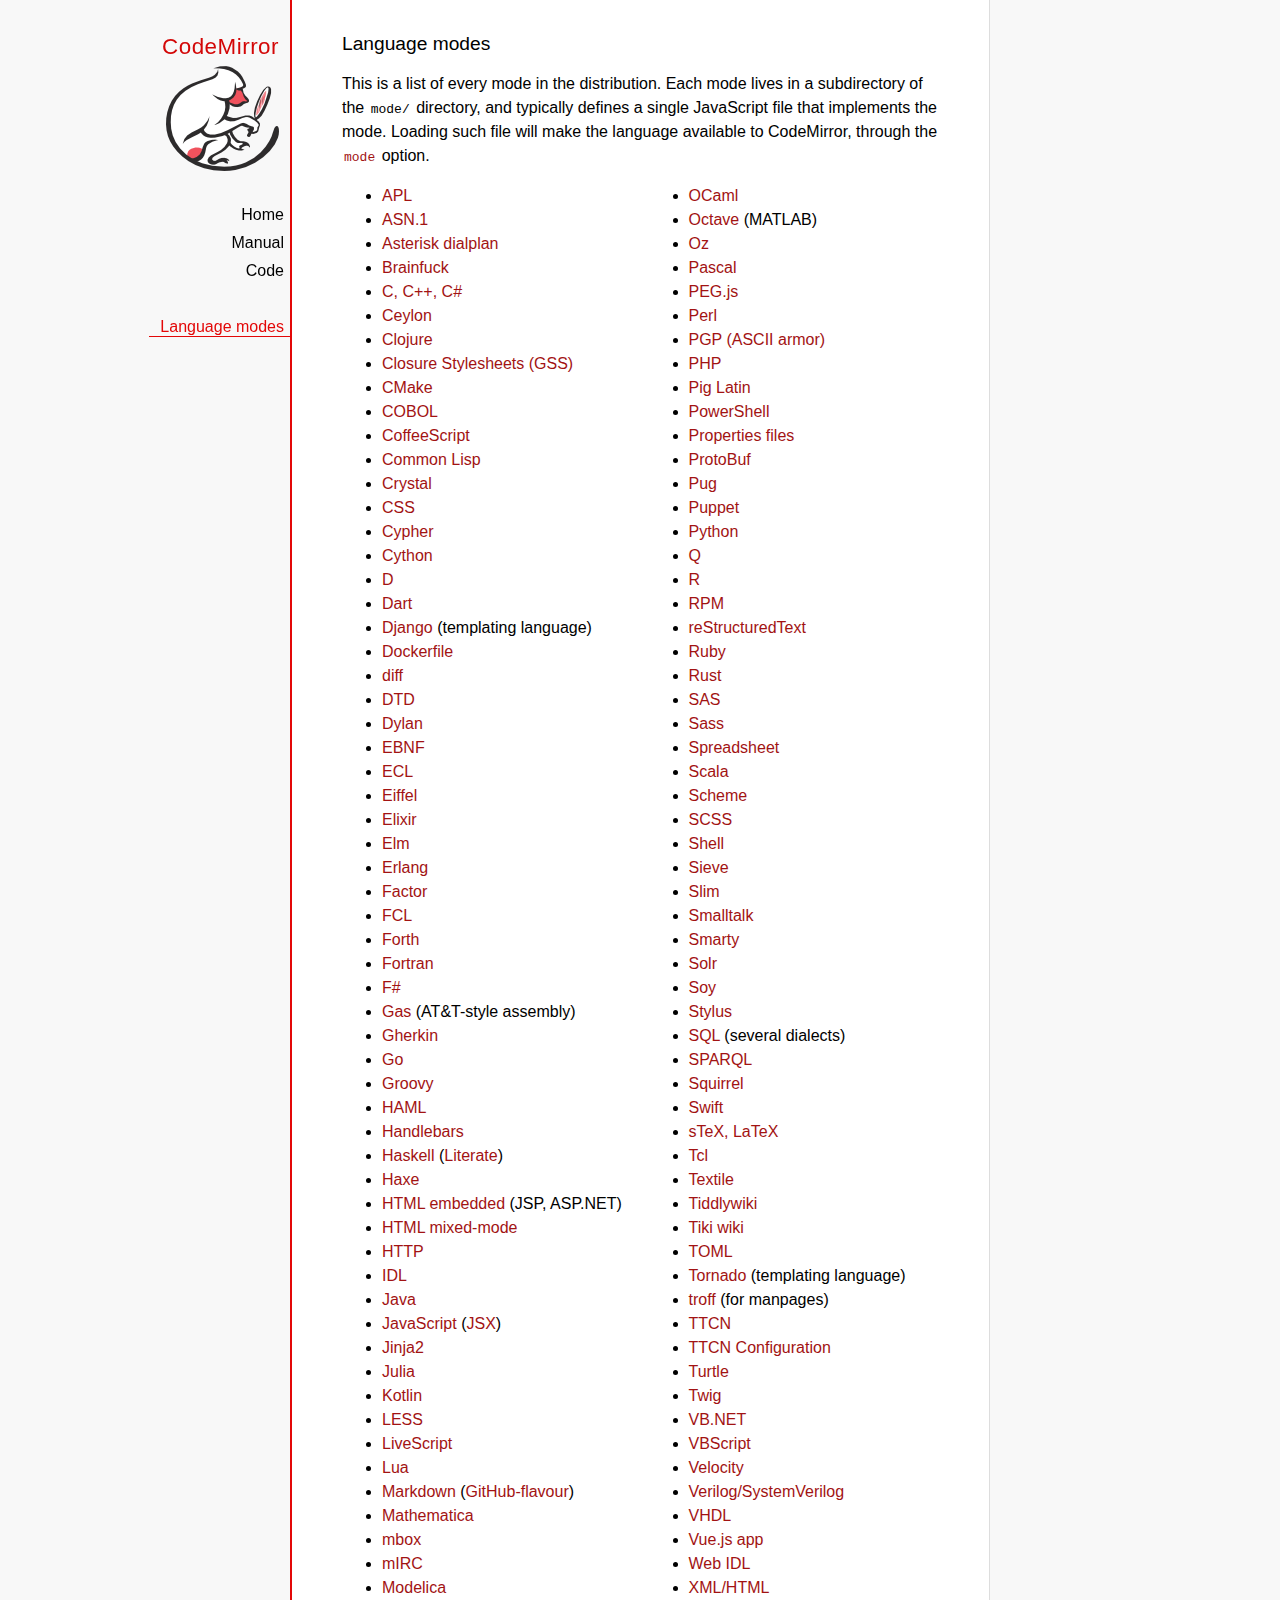
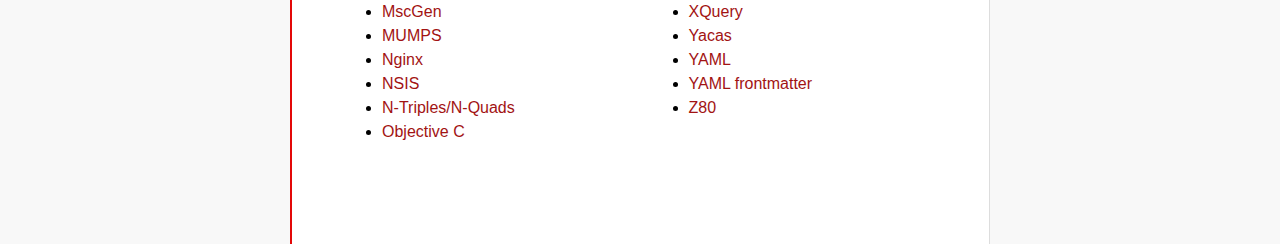
<file: startup/qooxdoo/client/src/main/resources/RichFilemanager/libs/CodeMirror/mode/index.html>
<!doctype html>

<title>CodeMirror: Language Modes</title>
<meta charset="utf-8"/>
<link rel=stylesheet href="../doc/docs.css">

<div id=nav>
  <a href="http://codemirror.net"><h1>CodeMirror</h1><img id=logo src="../doc/logo.png"></a>

  <ul>
    <li><a href="../index.html">Home</a>
    <li><a href="../doc/manual.html">Manual</a>
    <li><a href="https://github.com/codemirror/codemirror">Code</a>
  </ul>
  <ul>
    <li><a class=active href="#">Language modes</a>
  </ul>
</div>

<article>

  <h2>Language modes</h2>

  <p>This is a list of every mode in the distribution. Each mode lives
in a subdirectory of the <code>mode/</code> directory, and typically
defines a single JavaScript file that implements the mode. Loading
such file will make the language available to CodeMirror, through
the <a href="../doc/manual.html#option_mode"><code>mode</code></a>
option.</p>

  <div style="-webkit-columns: 100px 2; -moz-columns: 100px 2; columns: 100px 2;">
    <ul style="margin-top: 0">
      <li><a href="apl/index.html">APL</a></li>
      <li><a href="asn.1/index.html">ASN.1</a></li>
      <li><a href="asterisk/index.html">Asterisk dialplan</a></li>
      <li><a href="brainfuck/index.html">Brainfuck</a></li>
      <li><a href="clike/index.html">C, C++, C#</a></li>
      <li><a href="clike/index.html">Ceylon</a></li>
      <li><a href="clojure/index.html">Clojure</a></li>
      <li><a href="css/gss.html">Closure Stylesheets (GSS)</a></li>
      <li><a href="cmake/index.html">CMake</a></li>
      <li><a href="cobol/index.html">COBOL</a></li>
      <li><a href="coffeescript/index.html">CoffeeScript</a></li>
      <li><a href="commonlisp/index.html">Common Lisp</a></li>
      <li><a href="crystal/index.html">Crystal</a></li>
      <li><a href="css/index.html">CSS</a></li>
      <li><a href="cypher/index.html">Cypher</a></li>
      <li><a href="python/index.html">Cython</a></li>
      <li><a href="d/index.html">D</a></li>
      <li><a href="dart/index.html">Dart</a></li>
      <li><a href="django/index.html">Django</a> (templating language)</li>
      <li><a href="dockerfile/index.html">Dockerfile</a></li>
      <li><a href="diff/index.html">diff</a></li>
      <li><a href="dtd/index.html">DTD</a></li>
      <li><a href="dylan/index.html">Dylan</a></li>
      <li><a href="ebnf/index.html">EBNF</a></li>
      <li><a href="ecl/index.html">ECL</a></li>
      <li><a href="eiffel/index.html">Eiffel</a></li>
      <li><a href="https://github.com/optick/codemirror-mode-elixir">Elixir</a></li>
      <li><a href="elm/index.html">Elm</a></li>
      <li><a href="erlang/index.html">Erlang</a></li>
      <li><a href="factor/index.html">Factor</a></li>
      <li><a href="fcl/index.html">FCL</a></li>
      <li><a href="forth/index.html">Forth</a></li>
      <li><a href="fortran/index.html">Fortran</a></li>
      <li><a href="mllike/index.html">F#</a></li>
      <li><a href="gas/index.html">Gas</a> (AT&amp;T-style assembly)</li>
      <li><a href="gherkin/index.html">Gherkin</a></li>
      <li><a href="go/index.html">Go</a></li>
      <li><a href="groovy/index.html">Groovy</a></li>
      <li><a href="haml/index.html">HAML</a></li>
      <li><a href="handlebars/index.html">Handlebars</a></li>
      <li><a href="haskell/index.html">Haskell</a> (<a href="haskell-literate/index.html">Literate</a>)</li>
      <li><a href="haxe/index.html">Haxe</a></li>
      <li><a href="htmlembedded/index.html">HTML embedded</a> (JSP, ASP.NET)</li>
      <li><a href="htmlmixed/index.html">HTML mixed-mode</a></li>
      <li><a href="http/index.html">HTTP</a></li>
      <li><a href="idl/index.html">IDL</a></li>
      <li><a href="clike/index.html">Java</a></li>
      <li><a href="javascript/index.html">JavaScript</a> (<a href="jsx/index.html">JSX</a>)</li>
      <li><a href="jinja2/index.html">Jinja2</a></li>
      <li><a href="julia/index.html">Julia</a></li>
      <li><a href="kotlin/index.html">Kotlin</a></li>
      <li><a href="css/less.html">LESS</a></li>
      <li><a href="livescript/index.html">LiveScript</a></li>
      <li><a href="lua/index.html">Lua</a></li>
      <li><a href="markdown/index.html">Markdown</a> (<a href="gfm/index.html">GitHub-flavour</a>)</li>
      <li><a href="mathematica/index.html">Mathematica</a></li>
      <li><a href="mbox/index.html">mbox</a></li>
      <li><a href="mirc/index.html">mIRC</a></li>
      <li><a href="modelica/index.html">Modelica</a></li>
      <li><a href="mscgen/index.html">MscGen</a></li>
      <li><a href="mumps/index.html">MUMPS</a></li>
      <li><a href="nginx/index.html">Nginx</a></li>
      <li><a href="nsis/index.html">NSIS</a></li>
      <li><a href="ntriples/index.html">N-Triples/N-Quads</a></li>
      <li><a href="clike/index.html">Objective C</a></li>
      <li><a href="mllike/index.html">OCaml</a></li>
      <li><a href="octave/index.html">Octave</a> (MATLAB)</li>
      <li><a href="oz/index.html">Oz</a></li>
      <li><a href="pascal/index.html">Pascal</a></li>
      <li><a href="pegjs/index.html">PEG.js</a></li>
      <li><a href="perl/index.html">Perl</a></li>
      <li><a href="asciiarmor/index.html">PGP (ASCII armor)</a></li>
      <li><a href="php/index.html">PHP</a></li>
      <li><a href="pig/index.html">Pig Latin</a></li>
      <li><a href="powershell/index.html">PowerShell</a></li>
      <li><a href="properties/index.html">Properties files</a></li>
      <li><a href="protobuf/index.html">ProtoBuf</a></li>
      <li><a href="pug/index.html">Pug</a></li>
      <li><a href="puppet/index.html">Puppet</a></li>
      <li><a href="python/index.html">Python</a></li>
      <li><a href="q/index.html">Q</a></li>
      <li><a href="r/index.html">R</a></li>
      <li><a href="rpm/index.html">RPM</a></li>
      <li><a href="rst/index.html">reStructuredText</a></li>
      <li><a href="ruby/index.html">Ruby</a></li>
      <li><a href="rust/index.html">Rust</a></li>
      <li><a href="sas/index.html">SAS</a></li>
      <li><a href="sass/index.html">Sass</a></li>
      <li><a href="spreadsheet/index.html">Spreadsheet</a></li>
      <li><a href="clike/scala.html">Scala</a></li>
      <li><a href="scheme/index.html">Scheme</a></li>
      <li><a href="css/scss.html">SCSS</a></li>
      <li><a href="shell/index.html">Shell</a></li>
      <li><a href="sieve/index.html">Sieve</a></li>
      <li><a href="slim/index.html">Slim</a></li>
      <li><a href="smalltalk/index.html">Smalltalk</a></li>
      <li><a href="smarty/index.html">Smarty</a></li>
      <li><a href="solr/index.html">Solr</a></li>
      <li><a href="soy/index.html">Soy</a></li>
      <li><a href="stylus/index.html">Stylus</a></li>
      <li><a href="sql/index.html">SQL</a> (several dialects)</li>
      <li><a href="sparql/index.html">SPARQL</a></li>
      <li><a href="clike/index.html">Squirrel</a></li>
      <li><a href="swift/index.html">Swift</a></li>
      <li><a href="stex/index.html">sTeX, LaTeX</a></li>
      <li><a href="tcl/index.html">Tcl</a></li>
      <li><a href="textile/index.html">Textile</a></li>
      <li><a href="tiddlywiki/index.html">Tiddlywiki</a></li>
      <li><a href="tiki/index.html">Tiki wiki</a></li>
      <li><a href="toml/index.html">TOML</a></li>
      <li><a href="tornado/index.html">Tornado</a> (templating language)</li>
      <li><a href="troff/index.html">troff</a> (for manpages)</li>
      <li><a href="ttcn/index.html">TTCN</a></li>
      <li><a href="ttcn-cfg/index.html">TTCN Configuration</a></li>
      <li><a href="turtle/index.html">Turtle</a></li>
      <li><a href="twig/index.html">Twig</a></li>
      <li><a href="vb/index.html">VB.NET</a></li>
      <li><a href="vbscript/index.html">VBScript</a></li>
      <li><a href="velocity/index.html">Velocity</a></li>
      <li><a href="verilog/index.html">Verilog/SystemVerilog</a></li>
      <li><a href="vhdl/index.html">VHDL</a></li>
      <li><a href="vue/index.html">Vue.js app</a></li>
      <li><a href="webidl/index.html">Web IDL</a></li>
      <li><a href="xml/index.html">XML/HTML</a></li>
      <li><a href="xquery/index.html">XQuery</a></li>
      <li><a href="yacas/index.html">Yacas</a></li>
      <li><a href="yaml/index.html">YAML</a></li>
      <li><a href="yaml-frontmatter/index.html">YAML frontmatter</a></li>
      <li><a href="z80/index.html">Z80</a></li>
    </ul>
  </div>

</article>
</file>
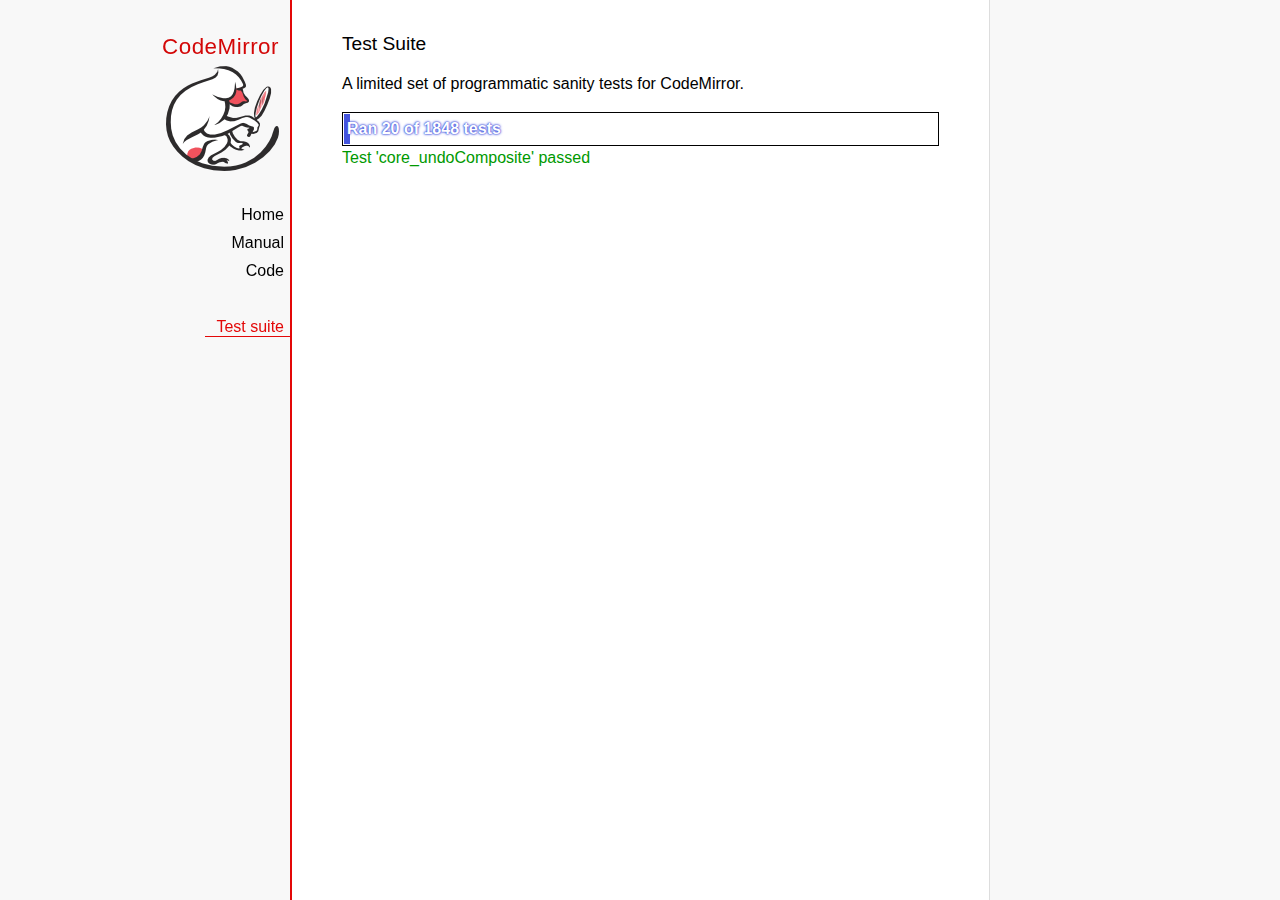
<file: startup/qooxdoo/client/src/main/resources/RichFilemanager/libs/CodeMirror/test/index.html>
<!doctype html>

<meta charset="utf-8"/>
<title>CodeMirror: Test Suite</title>
<link rel=stylesheet href="../doc/docs.css">

<link rel="stylesheet" href="../lib/codemirror.css">
<link rel="stylesheet" href="mode_test.css">
<script src="../doc/activebookmark.js"></script>
<script src="../lib/codemirror.js"></script>
<script src="../mode/meta.js"></script>
<script src="../addon/mode/overlay.js"></script>
<script src="../addon/mode/multiplex.js"></script>
<script src="../addon/search/searchcursor.js"></script>
<script src="../addon/dialog/dialog.js"></script>
<script src="../addon/edit/matchbrackets.js"></script>
<script src="../addon/hint/sql-hint.js"></script>
<script src="../addon/comment/comment.js"></script>
<script src="../addon/mode/simple.js"></script>
<script src="../mode/css/css.js"></script>
<script src="../mode/clike/clike.js"></script>
<!-- clike must be after css or vim and sublime tests will fail -->
<script src="../mode/cypher/cypher.js"></script>
<script src="../mode/d/d.js"></script>
<script src="../mode/dockerfile/dockerfile.js"></script>
<script src="../mode/gfm/gfm.js"></script>
<script src="../mode/haml/haml.js"></script>
<script src="../mode/htmlmixed/htmlmixed.js"></script>
<script src="../mode/javascript/javascript.js"></script>
<script src="../mode/jsx/jsx.js"></script>
<script src="../mode/markdown/markdown.js"></script>
<script src="../mode/php/php.js"></script>
<script src="../mode/python/python.js"></script>
<script src="../mode/powershell/powershell.js"></script>
<script src="../mode/ruby/ruby.js"></script>
<script src="../mode/sass/sass.js"></script>
<script src="../mode/shell/shell.js"></script>
<script src="../mode/slim/slim.js"></script>
<script src="../mode/soy/soy.js"></script>
<script src="../mode/sql/sql.js"></script>
<script src="../mode/stex/stex.js"></script>
<script src="../mode/swift/swift.js"></script>
<script src="../mode/textile/textile.js"></script>
<script src="../mode/verilog/verilog.js"></script>
<script src="../mode/xml/xml.js"></script>
<script src="../mode/xquery/xquery.js"></script>
<script src="../keymap/emacs.js"></script>
<script src="../keymap/sublime.js"></script>
<script src="../keymap/vim.js"></script>
<script src="../mode/rust/rust.js"></script>
<script src="../mode/mscgen/mscgen.js"></script>
<script src="../mode/dylan/dylan.js"></script>

<style type="text/css">
  .ok {color: #090;}
  .fail {color: #e00;}
  .error {color: #c90;}
  .done {font-weight: bold;}
  #progress {
  background: #45d;
  color: white;
  text-shadow: 0 0 1px #45d, 0 0 2px #45d, 0 0 3px #45d;
  font-weight: bold;
  white-space: pre;
  }
  #testground {
  visibility: hidden;
  }
  #testground.offscreen {
  visibility: visible;
  position: absolute;
  left: -10000px;
  top: -10000px;
  }
  .CodeMirror { border: 1px solid black; }
</style>

<div id=nav>
  <a href="http://codemirror.net"><h1>CodeMirror</h1><img id=logo src="../doc/logo.png"></a>

  <ul>
    <li><a href="../index.html">Home</a>
    <li><a href="../doc/manual.html">Manual</a>
    <li><a href="https://github.com/codemirror/codemirror">Code</a>
  </ul>
  <ul>
    <li><a class=active href="#">Test suite</a>
  </ul>
</div>

<article>
  <h2>Test Suite</h2>

    <p>A limited set of programmatic sanity tests for CodeMirror.</p>

    <div style="border: 1px solid black; padding: 1px; max-width: 700px;">
      <div style="width: 0px;" id=progress><div style="padding: 3px;">Ran <span id="progress_ran">0</span><span id="progress_total"> of 0</span> tests</div></div>
    </div>
    <p id=status>Please enable JavaScript...</p>
    <div id=output></div>

    <div id=testground></div>

    <script src="driver.js"></script>
    <script src="test.js"></script>
    <script src="doc_test.js"></script>
    <script src="multi_test.js"></script>
    <script src="contenteditable_test.js"></script>
    <script src="scroll_test.js"></script>
    <script src="comment_test.js"></script>
    <script src="search_test.js"></script>
    <script src="mode_test.js"></script>

    <script src="../mode/clike/test.js"></script>
    <script src="../mode/css/test.js"></script>
    <script src="../mode/css/gss_test.js"></script>
    <script src="../mode/css/scss_test.js"></script>
    <script src="../mode/css/less_test.js"></script>
    <script src="../mode/cypher/test.js"></script>
    <script src="../mode/d/test.js"></script>
    <script src="../mode/dockerfile/test.js"></script>
    <script src="../mode/gfm/test.js"></script>
    <script src="../mode/haml/test.js"></script>
    <script src="../mode/javascript/test.js"></script>
    <script src="../mode/jsx/test.js"></script>
    <script src="../mode/markdown/test.js"></script>
    <script src="../mode/php/test.js"></script>
    <script src="../mode/powershell/test.js"></script>
    <script src="../mode/ruby/test.js"></script>
    <script src="../mode/sass/test.js"></script>
    <script src="../mode/shell/test.js"></script>
    <script src="../mode/slim/test.js"></script>
    <script src="../mode/soy/test.js"></script>
    <script src="../mode/stex/test.js"></script>
    <script src="../mode/swift/test.js"></script>
    <script src="../mode/textile/test.js"></script>
    <script src="../mode/verilog/test.js"></script>
    <script src="../mode/xml/test.js"></script>
    <script src="../mode/xquery/test.js"></script>
    <script src="../mode/python/test.js"></script>
    <script src="../mode/rust/test.js"></script>
    <script src="../mode/mscgen/mscgen_test.js"></script>
    <script src="../mode/mscgen/xu_test.js"></script>
    <script src="../mode/mscgen/msgenny_test.js"></script>
    <script src="../mode/dylan/test.js"></script>
    <script src="../addon/mode/multiplex_test.js"></script>
    <script src="emacs_test.js"></script>
    <script src="sql-hint-test.js"></script>
    <script src="sublime_test.js"></script>
    <script src="vim_test.js"></script>
    <script>
      window.onload = runHarness;
      CodeMirror.on(window, 'hashchange', runHarness);

      function esc(str) {
        return str.replace(/[<&]/, function(ch) { return ch == "<" ? "&lt;" : "&amp;"; });
      }

      var output = document.getElementById("output"),
          progress = document.getElementById("progress"),
          progressRan = document.getElementById("progress_ran").childNodes[0],
          progressTotal = document.getElementById("progress_total").childNodes[0];
      var count = 0,
          failed = 0,
          skipped = 0,
          bad = "",
          running = false, // Flag that states tests are running
          quit = false, // Flag to quit tests ASAP
          verbose = false; // Adds message for *every* test to output

      function runHarness(){
        if (running) {
          quit = true;
          setStatus("Restarting tests...", '', true);
          setTimeout(function(){runHarness();}, 500);
          return;
        }
        filters = [];
        verbose = false;
        if (window.location.hash.substr(1)){
          var strings = window.location.hash.substr(1).split(",");
          while (strings.length) {
            var s = strings.shift();
            if (s === "verbose")
              verbose = true;
            else
              filters.push(parseTestFilter(decodeURIComponent(s)));
          }
        }
        quit = false;
        running = true;
        setStatus("Loading tests...");
        count = 0;
        failed = 0;
        skipped = 0;
        bad = "";
        totalTests = countTests();
        progressTotal.nodeValue = " of " + totalTests;
        progressRan.nodeValue = count;
        output.innerHTML = '';
        document.getElementById("testground").innerHTML = "<form>" +
          "<textarea id=\"code\" name=\"code\"></textarea>" +
          "<input type=submit value=ok name=submit>" +
          "</form>";
        runTests(displayTest);
      }

      function setStatus(message, className, force){
        if (quit && !force) return;
        if (!message) throw("must provide message");
        var status = document.getElementById("status").childNodes[0];
        status.nodeValue = message;
        status.parentNode.className = className;
      }
      function addOutput(name, className, code){
        var newOutput = document.createElement("dl");
        var newTitle = document.createElement("dt");
        newTitle.className = className;
        newTitle.appendChild(document.createTextNode(name));
        newOutput.appendChild(newTitle);
        var newMessage = document.createElement("dd");
        newMessage.innerHTML = code;
        newOutput.appendChild(newTitle);
        newOutput.appendChild(newMessage);
        output.appendChild(newOutput);
      }
      function displayTest(type, name, customMessage) {
        var message = "???";
        if (type != "done" && type != "skipped") ++count;
        progress.style.width = (count * (progress.parentNode.clientWidth - 2) / (totalTests || 1)) + "px";
        progressRan.nodeValue = count;
        if (type == "ok") {
          message = "Test '" + name + "' passed";
          if (!verbose) customMessage = false;
        } else if (type == "skipped") {
          message = "Test '" + name + "' skipped";
          ++skipped;
          if (!verbose) customMessage = false;
        } else if (type == "expected") {
          message = "Test '" + name + "' failed as expected";
          if (!verbose) customMessage = false;
        } else if (type == "error" || type == "fail") {
          ++failed;
          message = "Test '" + name + "' failed";
        } else if (type == "done") {
          if (failed) {
            type += " fail";
            message = failed + " failure" + (failed > 1 ? "s" : "");
          } else if (count < totalTests) {
            failed = totalTests - count;
            type += " fail";
            message = failed + " failure" + (failed > 1 ? "s" : "");
          } else {
            type += " ok";
            message = "All passed";
            if (skipped) {
              message += " (" + skipped + " skipped)";
            }
          }
          progressTotal.nodeValue = '';
          customMessage = true; // Hack to avoid adding to output
        }
        if (verbose && !customMessage)  customMessage = message;
        setStatus(message, type);
        if (customMessage && customMessage.length > 0) {
          addOutput(name, type, customMessage);
        }
      }
    </script>

</article>
</file>
<file: startup/qooxdoo/client/src/main/resources/RichFilemanager/libs/JavaScript-Load-Image/css/demo.css>
/*
 * JavaScript Load Image Demo CSS
 * https://github.com/blueimp/JavaScript-Load-Image
 *
 * Copyright 2013, Sebastian Tschan
 * https://blueimp.net
 *
 * Licensed under the MIT license:
 * http://www.opensource.org/licenses/MIT
 */

body {
  max-width: 750px;
  margin: 0 auto;
  padding: 1em;
  font-family: 'Lucida Grande', 'Lucida Sans Unicode', Arial, sans-serif;
  font-size: 1em;
  line-height: 1.4em;
  background: #222;
  color: #fff;
  -webkit-text-size-adjust: 100%;
      -ms-text-size-adjust: 100%;
}
a {
  color: orange;
  text-decoration: none;
}
img {
  border: 0;
  vertical-align: middle;
}
h1 {
  line-height: 1em;
}
table {
  width: 100%;
  word-wrap: break-word;
  table-layout: fixed;
  border-collapse: collapse;
}
tr {
  background: #fff;
  color: #222;
}
tr:nth-child(odd) {
  background: #eee;
  color: #222;
}
td {
  padding: 10px;
}
.result,
.thumbnail {
  padding: 20px;
  background: #fff;
  color: #222;
  text-align: center;
}
.jcrop-holder {
  margin: 0 auto;
}

@media (min-width: 481px) {
  .navigation {
    list-style: none;
    padding: 0;
  }
  .navigation li {
    display: inline-block;
  }
  .navigation li:not(:first-child):before {
    content: '| ';
  }
}
</file>
<file: startup/qooxdoo/client/src/main/resources/RichFilemanager/libs/javascript-templates/css/demo.css>
/*
 * JavaScript Templates Demo CSS
 * https://github.com/blueimp/JavaScript-Templates
 *
 * Copyright 2013, Sebastian Tschan
 * https://blueimp.net
 *
 * Licensed under the MIT license:
 * http://www.opensource.org/licenses/MIT
 */

body {
  max-width: 750px;
  margin: 0 auto;
  padding: 1em;
  font-family: 'Lucida Grande', 'Lucida Sans Unicode', Arial, sans-serif;
  font-size: 1em;
  line-height: 1.4em;
  background: #222;
  color: #fff;
  -webkit-text-size-adjust: 100%;
      -ms-text-size-adjust: 100%;
}
a {
  color: orange;
  text-decoration: none;
}
img {
  border: 0;
  vertical-align: middle;
}
h1 {
  line-height: 1em;
}
textarea,
input {
  display: inline-block;
  width: 100%;
  -webkit-box-sizing: border-box;
     -moz-box-sizing: border-box;
          box-sizing: border-box;
  padding: 10px;
  margin: 0 0 10px;
  font-family: "Lucida Console", Monaco, monospace;
}
.result {
  padding: 20px 40px;
  background: #fff;
  color: #222;
}
.error {
  color: red;
}

@media (min-width: 481px) {
  .navigation {
    list-style: none;
    padding: 0;
  }
  .navigation li {
    display: inline-block;
  }
  .navigation li:not(:first-child):before {
    content: '| ';
  }
}

/* IE7 fixes */
*+html textarea,
*+html input {
  width: 460px;
}
*+html .result {
  width: 400px;
}
</file>
<file: startup/qooxdoo/client/src/main/resources/RichFilemanager/libs/alertify.js/src/css/alertify.css>
.alertify {
  position: fixed;
  background-color: rgba(0, 0, 0, 0.3);
  left: 0;
  right: 0;
  top: 0;
  bottom: 0;
  width: 100%;
  height: 100%;
  z-index: 99999; }
  .alertify.hide {
    opacity: 0;
    pointer-events: none; }
  .alertify, .alertify.show {
    box-sizing: border-box;
    transition: all 0.33s cubic-bezier(0.25, 0.8, 0.25, 1); }
  .alertify, .alertify * {
    box-sizing: border-box; }
  .alertify .dialog, .alertify .alert {
    width: 100%;
    padding: 0;
    margin: 0 auto;
    position: relative;
    top: 50%; }
    .alertify .dialog > *, .alertify .alert > * {
      width: 400px;
      max-width: 95%;
      margin: 0 auto;
      text-align: left;
      padding: 18px;
      background: #fff;
      box-shadow: 0 2px 4px -1px rgba(0, 0, 0, 0.14), 0 4px 5px 0 rgba(0, 0, 0, 0.098), 0 1px 10px 0 rgba(0, 0, 0, 0.084); }
    .alertify .dialog [data-alertify-msg], .alertify .alert [data-alertify-msg] {
      padding-bottom: 12px;
      text-align: left; }
    .alertify .dialog input[data-alertify-input]:not(.form-control), .alertify .alert input[data-alertify-input]:not(.form-control) {
      width: 100%;
      font-size: 100%;
      padding: 8px; }
      .alertify .dialog input[data-alertify-input]:not(.form-control):focus, .alertify .alert input[data-alertify-input]:not(.form-control):focus {
        outline-offset: -2px; }
    .alertify .dialog [data-alertify-btn-holder], .alertify .alert [data-alertify-btn-holder] {
      text-align: right;
      margin-top: 12px; }
      .alertify .dialog [data-alertify-btn-holder] [data-alertify-btn]:not(.btn):not(.pure-button):not(.md-button):not(.mdl-button), .alertify .alert [data-alertify-btn-holder] [data-alertify-btn]:not(.btn):not(.pure-button):not(.md-button):not(.mdl-button) {
        background: transparent;
        box-sizing: border-box;
        color: rgba(0, 0, 0, 0.87);
        position: relative;
        outline: 0;
        display: inline-block;
        -ms-flex-align: center;
            -ms-grid-row-align: center;
            align-items: center;
        padding: 0 6px;
        margin-left: 15px;
        line-height: 36px;
        min-height: 36px;
        white-space: nowrap;
        min-width: 88px;
        text-align: center;
        text-transform: uppercase;
        font-size: 14px;
        text-decoration: none;
        cursor: pointer;
        border: 1px solid #DBDBDB;
        border-radius: 2px; }
        .alertify .dialog [data-alertify-btn-holder] [data-alertify-btn]:not(.btn):not(.pure-button):not(.md-button):not(.mdl-button):hover, .alertify .dialog [data-alertify-btn-holder] [data-alertify-btn]:not(.btn):not(.pure-button):not(.md-button):not(.mdl-button):active, .alertify .alert [data-alertify-btn-holder] [data-alertify-btn]:not(.btn):not(.pure-button):not(.md-button):not(.mdl-button):hover, .alertify .alert [data-alertify-btn-holder] [data-alertify-btn]:not(.btn):not(.pure-button):not(.md-button):not(.mdl-button):active {
          background-color: rgba(0, 0, 0, 0.05); }
        .alertify .dialog [data-alertify-btn-holder] [data-alertify-btn]:not(.btn):not(.pure-button):not(.md-button):not(.mdl-button):focus, .alertify .alert [data-alertify-btn-holder] [data-alertify-btn]:not(.btn):not(.pure-button):not(.md-button):not(.mdl-button):focus {
          border: 1px solid rgba(0, 0, 0, 0.1); }
      .alertify .dialog [data-alertify-btn-holder] [data-alertify-btn].btn, .alertify .alert [data-alertify-btn-holder] [data-alertify-btn].btn {
        margin: 6px 4px; }

.alertify-logs {
  position: fixed;
  z-index: 100000; }
  .alertify-logs.bottom, .alertify-logs:not(.top) {
    bottom: 16px; }
  .alertify-logs.left, .alertify-logs:not(.right) {
    left: 16px; }
    .alertify-logs.left > *, .alertify-logs:not(.right) > * {
      float: left;
      transform: translate3d(0, 0, 0);
      height: auto; }
      .alertify-logs.left > *.show, .alertify-logs:not(.right) > *.show {
        left: 0; }
      .alertify-logs.left > *, .alertify-logs.left > *.hide, .alertify-logs:not(.right) > *, .alertify-logs:not(.right) > *.hide {
        left: -110%; }
  .alertify-logs.right {
    right: 16px; }
    .alertify-logs.right > * {
      float: right;
      transform: translate3d(0, 0, 0); }
      .alertify-logs.right > *.show {
        right: 0;
        opacity: 1; }
      .alertify-logs.right > *, .alertify-logs.right > *.hide {
        right: -110%;
        opacity: 0; }
  .alertify-logs.top {
    top: 0; }
  .alertify-logs > * {
    box-sizing: border-box;
    transition: all 0.4s cubic-bezier(0.25, 0.8, 0.25, 1);
    position: relative;
    clear: both;
    -webkit-backface-visibility: hidden;
            backface-visibility: hidden;
    perspective: 1000; }
    .alertify-logs > * {
      max-height: 0;
      margin: 0;
      padding: 0;
      overflow: hidden;
      opacity: 0;
      pointer-events: none; }
    .alertify-logs > *.show {
      margin-top: 12px;
      opacity: 1;
      max-height: 1000px;
      pointer-events: auto; }
  .alertify-logs [data-alertify-log-msg] {
    padding: 12px 24px;
    color: #fff;
    box-shadow: 0 2px 5px 0 rgba(0, 0, 0, 0.2);
    border-radius: 1px;
    transition: .2s all;
    display: block !important; }
    .alertify-logs [data-alertify-log-msg], .alertify-logs [data-alertify-log-msg].default {
      color: #fff;
      background: rgba(0, 0, 0, 0.8); }
    .alertify-logs [data-alertify-log-msg].success {
      color: #fff;
      background: rgba(76, 175, 80, 0.9); }
    .alertify-logs [data-alertify-log-msg].warning {
      color: #fff;
      background: rgba(255, 125, 25, 0.9); }
    .alertify-logs [data-alertify-log-msg].error {
      color: #fff;
      background: rgba(244, 67, 54, 0.9); }
</file>
<file: startup/qooxdoo/client/src/main/resources/RichFilemanager/libs/CodeMirror/doc/docs.css>
@font-face {
  font-family: 'Source Sans Pro';
  font-style: normal;
  font-weight: 400;
  src: local('Source Sans Pro'), local('SourceSansPro-Regular'), url(//themes.googleusercontent.com/static/fonts/sourcesanspro/v5/ODelI1aHBYDBqgeIAH2zlBM0YzuT7MdOe03otPbuUS0.woff) format('woff');
}

body, html { margin: 0; padding: 0; height: 100%; }
section, article { display: block; padding: 0; }

body {
  background: #f8f8f8;
  font-family: 'Source Sans Pro', Helvetica, Arial, sans-serif;
  line-height: 1.5;
}

p { margin-top: 0; }

h2, h3, h1 {
  font-weight: normal;
  margin-bottom: .7em;
}
h1 { font-size: 140%; }
h2 { font-size: 120%; }
h3 { font-size: 110%; }
article > h2:first-child, section:first-child > h2 { margin-top: 0; }

#nav h1 {
  margin-right: 12px;
  margin-top: 0;
  margin-bottom: 2px;
  color: #d30707;
  letter-spacing: .5px;
}

a, a:visited, a:link, .quasilink {
  color: #A21313;
  text-decoration: none;
}

em {
  padding-right: 2px;
}

.quasilink {
  cursor: pointer;
}

article {
  max-width: 700px;
  margin: 0 0 0 160px;
  border-left: 2px solid #E30808;
  border-right: 1px solid #ddd;
  padding: 30px 50px 100px 50px;
  background: white;
  z-index: 2;
  position: relative;
  min-height: 100%;
  box-sizing: border-box;
  -moz-box-sizing: border-box;
}

#nav {
  position: fixed;
  padding-top: 30px;
  max-height: 100%;
  box-sizing: -moz-border-box;
  box-sizing: border-box;
  overflow-y: auto;
  left: 0; right: none;
  width: 160px;
  text-align: right;
  z-index: 1;
}

@media screen and (min-width: 1000px) {
  article {
    margin: 0 auto;
  }
  #nav {
    right: 50%;
    width: auto;
    border-right: 349px solid transparent;
  }
}

#nav ul {
  display: block;
  margin: 0; padding: 0;
  margin-bottom: 32px;
}

#nav li {
  display: block;
  margin-bottom: 4px;
}

#nav li ul {
  font-size: 80%;
  margin-bottom: 0;
  display: none;
}

#nav li.active ul {
  display: block;
}

#nav li li a {
  padding-right: 20px;
  display: inline-block;
}

#nav ul a {
  color: black;
  padding: 0 7px 1px 11px;
}

#nav ul a.active, #nav ul a:hover {
  border-bottom: 1px solid #E30808;
  margin-bottom: -1px;
  color: #E30808;
}

#logo {
  border: 0;
  margin-right: 12px;
  margin-bottom: 25px;
}

section {
  border-top: 1px solid #E30808;
  margin: 1.5em 0;
}

section.first {
  border: none;
  margin-top: 0;
}

#demo {
  position: relative;
}

#demolist {
  position: absolute;
  right: 5px;
  top: 5px;
  z-index: 25;
}

.yinyang {
  position: absolute;
  top: -10px;
  left: 0; right: 0;
  margin: auto;
  display: block;
  height: 120px;
}

.actions {
  margin: 1em 0 0;
  min-height: 100px;
  position: relative;
}

.actionspicture {
  pointer-events: none;
  position: absolute;
  height: 100px;
  top: 0; left: 0; right: 0;
}

.actionlink {
  pointer-events: auto;
  font-family: arial;
  font-size: 80%;
  font-weight: bold;
  position: absolute;
  top: 0; bottom: 0;
  line-height: 1;
  height: 1em;
  margin: auto;
}

.actionlink.download {
  color: white;
  right: 50%;
  margin-right: 13px;
  text-shadow: -1px 1px 3px #b00, -1px -1px 3px #b00, 1px 0px 3px #b00;
}

.actionlink.fund {
  color: #b00;
  left: 50%;
  margin-left: 15px;
}

.actionlink:hover {
  text-decoration: underline;
}

.actionlink a {
  color: inherit;
}

.actionsleft {
  float: left;
}

.actionsright {
  float: right;
  text-align: right;
}

@media screen and (max-width: 800px) {
  .actions {
    padding-top: 120px;
  }
  .actionsleft, .actionsright {
    float: none;
    text-align: left;
    margin-bottom: 1em;
  }
}

th {
  text-decoration: underline;
  font-weight: normal;
  text-align: left;
}

#features ul {
  list-style: none;
  margin: 0 0 1em;
  padding: 0 0 0 1.2em;
}

#features li:before {
  content: "-";
  width: 1em;
  display: inline-block;
  padding: 0;
  margin: 0;
  margin-left: -1em;
}

.rel {
  margin-bottom: 0;
}
.rel-note {
  margin-top: 0;
  color: #555;
}

pre {
  padding-left: 15px;
  border-left: 2px solid #ddd;
}

code {
  padding: 0 2px;
}

strong {
  text-decoration: underline;
  font-weight: normal;
}

.field {
  border: 1px solid #A21313;
}
</file>
<file: startup/qooxdoo/client/src/main/resources/RichFilemanager/libs/CodeMirror/lib/codemirror.css>
/* BASICS */

.CodeMirror {
  /* Set height, width, borders, and global font properties here */
  font-family: monospace;
  height: 300px;
  color: black;
  direction: ltr;
}

/* PADDING */

.CodeMirror-lines {
  padding: 4px 0; /* Vertical padding around content */
}
.CodeMirror pre {
  padding: 0 4px; /* Horizontal padding of content */
}

.CodeMirror-scrollbar-filler, .CodeMirror-gutter-filler {
  background-color: white; /* The little square between H and V scrollbars */
}

/* GUTTER */

.CodeMirror-gutters {
  border-right: 1px solid #ddd;
  background-color: #f7f7f7;
  white-space: nowrap;
}
.CodeMirror-linenumbers {}
.CodeMirror-linenumber {
  padding: 0 3px 0 5px;
  min-width: 20px;
  text-align: right;
  color: #999;
  white-space: nowrap;
}

.CodeMirror-guttermarker { color: black; }
.CodeMirror-guttermarker-subtle { color: #999; }

/* CURSOR */

.CodeMirror-cursor {
  border-left: 1px solid black;
  border-right: none;
  width: 0;
}
/* Shown when moving in bi-directional text */
.CodeMirror div.CodeMirror-secondarycursor {
  border-left: 1px solid silver;
}
.cm-fat-cursor .CodeMirror-cursor {
  width: auto;
  border: 0 !important;
  background: #7e7;
}
.cm-fat-cursor div.CodeMirror-cursors {
  z-index: 1;
}
.cm-fat-cursor-mark {
  background-color: rgba(20, 255, 20, 0.5);
  -webkit-animation: blink 1.06s steps(1) infinite;
  -moz-animation: blink 1.06s steps(1) infinite;
  animation: blink 1.06s steps(1) infinite;
}
.cm-animate-fat-cursor {
  width: auto;
  border: 0;
  -webkit-animation: blink 1.06s steps(1) infinite;
  -moz-animation: blink 1.06s steps(1) infinite;
  animation: blink 1.06s steps(1) infinite;
  background-color: #7e7;
}
@-moz-keyframes blink {
  0% {}
  50% { background-color: transparent; }
  100% {}
}
@-webkit-keyframes blink {
  0% {}
  50% { background-color: transparent; }
  100% {}
}
@keyframes blink {
  0% {}
  50% { background-color: transparent; }
  100% {}
}

/* Can style cursor different in overwrite (non-insert) mode */
.CodeMirror-overwrite .CodeMirror-cursor {}

.cm-tab { display: inline-block; text-decoration: inherit; }

.CodeMirror-rulers {
  position: absolute;
  left: 0; right: 0; top: -50px; bottom: -20px;
  overflow: hidden;
}
.CodeMirror-ruler {
  border-left: 1px solid #ccc;
  top: 0; bottom: 0;
  position: absolute;
}

/* DEFAULT THEME */

.cm-s-default .cm-header {color: blue;}
.cm-s-default .cm-quote {color: #090;}
.cm-negative {color: #d44;}
.cm-positive {color: #292;}
.cm-header, .cm-strong {font-weight: bold;}
.cm-em {font-style: italic;}
.cm-link {text-decoration: underline;}
.cm-strikethrough {text-decoration: line-through;}

.cm-s-default .cm-keyword {color: #708;}
.cm-s-default .cm-atom {color: #219;}
.cm-s-default .cm-number {color: #164;}
.cm-s-default .cm-def {color: #00f;}
.cm-s-default .cm-variable,
.cm-s-default .cm-punctuation,
.cm-s-default .cm-property,
.cm-s-default .cm-operator {}
.cm-s-default .cm-variable-2 {color: #05a;}
.cm-s-default .cm-variable-3, .cm-s-default .cm-type {color: #085;}
.cm-s-default .cm-comment {color: #a50;}
.cm-s-default .cm-string {color: #a11;}
.cm-s-default .cm-string-2 {color: #f50;}
.cm-s-default .cm-meta {color: #555;}
.cm-s-default .cm-qualifier {color: #555;}
.cm-s-default .cm-builtin {color: #30a;}
.cm-s-default .cm-bracket {color: #997;}
.cm-s-default .cm-tag {color: #170;}
.cm-s-default .cm-attribute {color: #00c;}
.cm-s-default .cm-hr {color: #999;}
.cm-s-default .cm-link {color: #00c;}

.cm-s-default .cm-error {color: #f00;}
.cm-invalidchar {color: #f00;}

.CodeMirror-composing { border-bottom: 2px solid; }

/* Default styles for common addons */

div.CodeMirror span.CodeMirror-matchingbracket {color: #0b0;}
div.CodeMirror span.CodeMirror-nonmatchingbracket {color: #a22;}
.CodeMirror-matchingtag { background: rgba(255, 150, 0, .3); }
.CodeMirror-activeline-background {background: #e8f2ff;}

/* STOP */

/* The rest of this file contains styles related to the mechanics of
   the editor. You probably shouldn't touch them. */

.CodeMirror {
  position: relative;
  overflow: hidden;
  background: white;
}

.CodeMirror-scroll {
  overflow: scroll !important; /* Things will break if this is overridden */
  /* 30px is the magic margin used to hide the element's real scrollbars */
  /* See overflow: hidden in .CodeMirror */
  margin-bottom: -30px; margin-right: -30px;
  padding-bottom: 30px;
  height: 100%;
  outline: none; /* Prevent dragging from highlighting the element */
  position: relative;
}
.CodeMirror-sizer {
  position: relative;
  border-right: 30px solid transparent;
}

/* The fake, visible scrollbars. Used to force redraw during scrolling
   before actual scrolling happens, thus preventing shaking and
   flickering artifacts. */
.CodeMirror-vscrollbar, .CodeMirror-hscrollbar, .CodeMirror-scrollbar-filler, .CodeMirror-gutter-filler {
  position: absolute;
  z-index: 6;
  display: none;
}
.CodeMirror-vscrollbar {
  right: 0; top: 0;
  overflow-x: hidden;
  overflow-y: scroll;
}
.CodeMirror-hscrollbar {
  bottom: 0; left: 0;
  overflow-y: hidden;
  overflow-x: scroll;
}
.CodeMirror-scrollbar-filler {
  right: 0; bottom: 0;
}
.CodeMirror-gutter-filler {
  left: 0; bottom: 0;
}

.CodeMirror-gutters {
  position: absolute; left: 0; top: 0;
  min-height: 100%;
  z-index: 3;
}
.CodeMirror-gutter {
  white-space: normal;
  height: 100%;
  display: inline-block;
  vertical-align: top;
  margin-bottom: -30px;
}
.CodeMirror-gutter-wrapper {
  position: absolute;
  z-index: 4;
  background: none !important;
  border: none !important;
}
.CodeMirror-gutter-background {
  position: absolute;
  top: 0; bottom: 0;
  z-index: 4;
}
.CodeMirror-gutter-elt {
  position: absolute;
  cursor: default;
  z-index: 4;
}
.CodeMirror-gutter-wrapper ::selection { background-color: transparent }
.CodeMirror-gutter-wrapper ::-moz-selection { background-color: transparent }

.CodeMirror-lines {
  cursor: text;
  min-height: 1px; /* prevents collapsing before first draw */
}
.CodeMirror pre {
  /* Reset some styles that the rest of the page might have set */
  -moz-border-radius: 0; -webkit-border-radius: 0; border-radius: 0;
  border-width: 0;
  background: transparent;
  font-family: inherit;
  font-size: inherit;
  margin: 0;
  white-space: pre;
  word-wrap: normal;
  line-height: inherit;
  color: inherit;
  z-index: 2;
  position: relative;
  overflow: visible;
  -webkit-tap-highlight-color: transparent;
  -webkit-font-variant-ligatures: contextual;
  font-variant-ligatures: contextual;
}
.CodeMirror-wrap pre {
  word-wrap: break-word;
  white-space: pre-wrap;
  word-break: normal;
}

.CodeMirror-linebackground {
  position: absolute;
  left: 0; right: 0; top: 0; bottom: 0;
  z-index: 0;
}

.CodeMirror-linewidget {
  position: relative;
  z-index: 2;
  padding: 0.1px; /* Force widget margins to stay inside of the container */
}

.CodeMirror-widget {}

.CodeMirror-rtl pre { direction: rtl; }

.CodeMirror-code {
  outline: none;
}

/* Force content-box sizing for the elements where we expect it */
.CodeMirror-scroll,
.CodeMirror-sizer,
.CodeMirror-gutter,
.CodeMirror-gutters,
.CodeMirror-linenumber {
  -moz-box-sizing: content-box;
  box-sizing: content-box;
}

.CodeMirror-measure {
  position: absolute;
  width: 100%;
  height: 0;
  overflow: hidden;
  visibility: hidden;
}

.CodeMirror-cursor {
  position: absolute;
  pointer-events: none;
}
.CodeMirror-measure pre { position: static; }

div.CodeMirror-cursors {
  visibility: hidden;
  position: relative;
  z-index: 3;
}
div.CodeMirror-dragcursors {
  visibility: visible;
}

.CodeMirror-focused div.CodeMirror-cursors {
  visibility: visible;
}

.CodeMirror-selected { background: #d9d9d9; }
.CodeMirror-focused .CodeMirror-selected { background: #d7d4f0; }
.CodeMirror-crosshair { cursor: crosshair; }
.CodeMirror-line::selection, .CodeMirror-line > span::selection, .CodeMirror-line > span > span::selection { background: #d7d4f0; }
.CodeMirror-line::-moz-selection, .CodeMirror-line > span::-moz-selection, .CodeMirror-line > span > span::-moz-selection { background: #d7d4f0; }

.cm-searching {
  background-color: #ffa;
  background-color: rgba(255, 255, 0, .4);
}

/* Used to force a border model for a node */
.cm-force-border { padding-right: .1px; }

@media print {
  /* Hide the cursor when printing */
  .CodeMirror div.CodeMirror-cursors {
    visibility: hidden;
  }
}

/* See issue #2901 */
.cm-tab-wrap-hack:after { content: ''; }

/* Help users use markselection to safely style text background */
span.CodeMirror-selectedtext { background: none; }
</file>
<file: startup/qooxdoo/client/src/main/resources/RichFilemanager/libs/CodeMirror/test/mode_test.css>
.mt-output .mt-token {
  border: 1px solid #ddd;
  white-space: pre;
  font-family: "Consolas", monospace;
  text-align: center;
}

.mt-output .mt-style {
  font-size: x-small;
}

.mt-output .mt-state {
  font-size: x-small;
  vertical-align: top;
}

.mt-output .mt-state-row {
  display: none;
}

.mt-state-unhide .mt-output .mt-state-row {
  display: table-row;
}
</file>
<file: startup/qooxdoo/client/src/main/resources/RichFilemanager/libs/alertify.js/website/css/styles.min.css>
@charset "UTF-8";html{color:rgba(0,0,0,.87);font-size:1em;line-height:1.4}::-moz-selection{background:#b3d4fc;text-shadow:none}::selection{background:#b3d4fc;text-shadow:none}hr{display:block;height:1px;border:0;border-top:1px solid #ccc;margin:1em 0;padding:0}audio,canvas,iframe,img,svg,video{vertical-align:middle}fieldset{border:0;margin:0;padding:0}textarea{resize:vertical}.browserupgrade{margin:.2em 0;background:#ccc;color:#000;padding:.2em 0}.hidden{display:none!important}.visuallyhidden{border:0;clip:rect(0 0 0 0);height:1px;margin:-1px;overflow:hidden;padding:0;position:absolute;width:1px}.visuallyhidden.focusable:active,.visuallyhidden.focusable:focus{clip:auto;height:auto;margin:0;overflow:visible;position:static;width:auto}.invisible{visibility:hidden}.clearfix:after,.clearfix:before{content:" ";display:table}.clearfix:after{clear:both}@media print{*,:after,:before,:first-letter{background:transparent!important;color:#000!important;box-shadow:none!important}a,a:visited{text-decoration:underline}a[href]:after{content:" (" attr(href) ")"}abbr[title]:after{content:" (" attr(title) ")"}a[href^="#"]:after,a[href^="javascript:"]:after{content:""}blockquote,pre{border:1px solid #999;page-break-inside:avoid}thead{display:table-header-group}img,tr{page-break-inside:avoid}img{max-width:100%!important}h2,h3,p{orphans:3;widows:3}h2,h3{page-break-after:avoid}}.mdl-accordion,.mdl-button,.mdl-card,.mdl-checkbox,.mdl-dropdown-menu,.mdl-icon-toggle,.mdl-item,.mdl-radio,.mdl-slider,.mdl-switch,.mdl-tabs__tab,a{-webkit-tap-highlight-color:transparent;-webkit-tap-highlight-color:rgba(255,255,255,0)}html{height:100%;-ms-touch-action:manipulation;touch-action:manipulation}body,html{width:100%}body{min-height:100%;margin:0}main{display:block}[hidden]{display:none!important}body,html{font-family:Helvetica,Arial,sans-serif;font-size:14px;font-weight:400;line-height:20px}h1,h2,h3,h4,h5,h6,p{margin:0;padding:0}h1 small,h2 small,h3 small,h4 small,h5 small,h6 small{font-size:56px;opacity:.54;font-size:.6em}h1,h1 small,h2 small,h3 small,h4 small,h5 small,h6 small{font-family:Roboto,Helvetica,Arial,sans-serif;font-weight:400;line-height:1.35;letter-spacing:-.02em}h1{font-size:56px;margin-top:24px;margin-bottom:24px}h2{font-size:45px;line-height:48px}h2,h3{font-family:Roboto,Helvetica,Arial,sans-serif;font-weight:400;margin-top:24px;margin-bottom:24px}h3{font-size:34px;line-height:40px}h4{font-size:24px;font-weight:400;line-height:32px;-moz-osx-font-smoothing:grayscale}h4,h5{font-family:Roboto,Helvetica,Arial,sans-serif;margin-top:24px;margin-bottom:16px}h5{font-size:20px;font-weight:500;line-height:1;letter-spacing:.02em}h6{font-family:Roboto,Helvetica,Arial,sans-serif;font-size:16px;letter-spacing:.04em;margin-top:24px}h6,p{font-weight:400;line-height:24px;margin-bottom:16px}p{font-size:14px;letter-spacing:0}a{color:#ff4081;font-weight:500}blockquote{font-family:Roboto,Helvetica,Arial,sans-serif;position:relative;font-size:24px;font-weight:300;font-style:italic;line-height:1.35;letter-spacing:.08em}blockquote:before{position:absolute;left:-.5em;content:'“'}blockquote:after{content:'”';margin-left:-.05em}mark{background-color:#f4ff81}dt{font-weight:700}address{font-size:12px;line-height:1;font-style:normal}address,ol,ul{font-weight:400;letter-spacing:0}ol,ul{font-size:14px;line-height:24px}.mdl-typography--display-4,.mdl-typography--display-4-color-contrast{font-family:Roboto,Helvetica,Arial,sans-serif;font-size:112px;font-weight:300;line-height:1;letter-spacing:-.04em}.mdl-typography--display-4-color-contrast{opacity:.54}.mdl-typography--display-3,.mdl-typography--display-3-color-contrast{font-family:Roboto,Helvetica,Arial,sans-serif;font-size:56px;font-weight:400;line-height:1.35;letter-spacing:-.02em}.mdl-typography--display-3-color-contrast{opacity:.54}.mdl-typography--display-2,.mdl-typography--display-2-color-contrast{font-family:Roboto,Helvetica,Arial,sans-serif;font-size:45px;font-weight:400;line-height:48px}.mdl-typography--display-2-color-contrast{opacity:.54}.mdl-typography--display-1,.mdl-typography--display-1-color-contrast{font-family:Roboto,Helvetica,Arial,sans-serif;font-size:34px;font-weight:400;line-height:40px}.mdl-typography--display-1-color-contrast{opacity:.54}.mdl-typography--headline,.mdl-typography--headline-color-contrast{font-family:Roboto,Helvetica,Arial,sans-serif;font-size:24px;font-weight:400;line-height:32px;-moz-osx-font-smoothing:grayscale}.mdl-typography--headline-color-contrast{opacity:.87}.mdl-typography--title,.mdl-typography--title-color-contrast{font-family:Roboto,Helvetica,Arial,sans-serif;font-size:20px;font-weight:500;line-height:1;letter-spacing:.02em}.mdl-typography--title-color-contrast{opacity:.87}.mdl-typography--subhead,.mdl-typography--subhead-color-contrast{font-family:Roboto,Helvetica,Arial,sans-serif;font-size:16px;font-weight:400;line-height:24px;letter-spacing:.04em}.mdl-typography--subhead-color-contrast{opacity:.87}.mdl-typography--body-2,.mdl-typography--body-2-color-contrast{font-size:14px;font-weight:700;line-height:24px;letter-spacing:0}.mdl-typography--body-2-color-contrast{opacity:.87}.mdl-typography--body-1,.mdl-typography--body-1-color-contrast{font-size:14px;font-weight:400;line-height:24px;letter-spacing:0}.mdl-typography--body-1-color-contrast{opacity:.87}.mdl-typography--body-2-force-preferred-font,.mdl-typography--body-2-force-preferred-font-color-contrast{font-family:Roboto,Helvetica,Arial,sans-serif;font-size:14px;font-weight:500;line-height:24px;letter-spacing:0}.mdl-typography--body-2-force-preferred-font-color-contrast{opacity:.87}.mdl-typography--body-1-force-preferred-font,.mdl-typography--body-1-force-preferred-font-color-contrast{font-family:Roboto,Helvetica,Arial,sans-serif;font-size:14px;font-weight:400;line-height:24px;letter-spacing:0}.mdl-typography--body-1-force-preferred-font-color-contrast{opacity:.87}.mdl-typography--caption,.mdl-typography--caption-force-preferred-font{font-size:12px;font-weight:400;line-height:1;letter-spacing:0}.mdl-typography--caption-force-preferred-font{font-family:Roboto,Helvetica,Arial,sans-serif}.mdl-typography--caption-color-contrast,.mdl-typography--caption-force-preferred-font-color-contrast{font-size:12px;font-weight:400;line-height:1;letter-spacing:0;opacity:.54}.mdl-typography--caption-force-preferred-font-color-contrast{font-family:Roboto,Helvetica,Arial,sans-serif}.mdl-typography--menu,.mdl-typography--menu-color-contrast{font-family:Roboto,Helvetica,Arial,sans-serif;font-size:14px;font-weight:500;line-height:1;letter-spacing:0}.mdl-typography--menu-color-contrast{opacity:.87}.mdl-typography--button,.mdl-typography--button-color-contrast{font-family:Roboto,Helvetica,Arial,sans-serif;font-size:14px;font-weight:500;text-transform:uppercase;line-height:1;letter-spacing:0}.mdl-typography--button-color-contrast{opacity:.87}.mdl-typography--text-left{text-align:left}.mdl-typography--text-right{text-align:right}.mdl-typography--text-center{text-align:center}.mdl-typography--text-justify{text-align:justify}.mdl-typography--text-nowrap{white-space:nowrap}.mdl-typography--text-lowercase{text-transform:lowercase}.mdl-typography--text-uppercase{text-transform:uppercase}.mdl-typography--text-capitalize{text-transform:capitalize}.mdl-typography--font-thin{font-weight:200!important}.mdl-typography--font-light{font-weight:300!important}.mdl-typography--font-regular{font-weight:400!important}.mdl-typography--font-medium{font-weight:500!important}.mdl-typography--font-bold{font-weight:700!important}.mdl-typography--font-black{font-weight:900!important}.material-icons{font-family:Material Icons;font-weight:400;font-style:normal;font-size:24px;line-height:1;letter-spacing:normal;text-transform:none;display:inline-block;word-wrap:normal;font-feature-settings:'liga';-webkit-font-feature-settings:'liga';-webkit-font-smoothing:antialiased}.mdl-color-text--red{color:#f44336!important}.mdl-color--red{background-color:#f44336!important}.mdl-color-text--red-50{color:#ffebee!important}.mdl-color--red-50{background-color:#ffebee!important}.mdl-color-text--red-100{color:#ffcdd2!important}.mdl-color--red-100{background-color:#ffcdd2!important}.mdl-color-text--red-200{color:#ef9a9a!important}.mdl-color--red-200{background-color:#ef9a9a!important}.mdl-color-text--red-300{color:#e57373!important}.mdl-color--red-300{background-color:#e57373!important}.mdl-color-text--red-400{color:#ef5350!important}.mdl-color--red-400{background-color:#ef5350!important}.mdl-color-text--red-500{color:#f44336!important}.mdl-color--red-500{background-color:#f44336!important}.mdl-color-text--red-600{color:#e53935!important}.mdl-color--red-600{background-color:#e53935!important}.mdl-color-text--red-700{color:#d32f2f!important}.mdl-color--red-700{background-color:#d32f2f!important}.mdl-color-text--red-800{color:#c62828!important}.mdl-color--red-800{background-color:#c62828!important}.mdl-color-text--red-900{color:#b71c1c!important}.mdl-color--red-900{background-color:#b71c1c!important}.mdl-color-text--red-A100{color:#ff8a80!important}.mdl-color--red-A100{background-color:#ff8a80!important}.mdl-color-text--red-A200{color:#ff5252!important}.mdl-color--red-A200{background-color:#ff5252!important}.mdl-color-text--red-A400{color:#ff1744!important}.mdl-color--red-A400{background-color:#ff1744!important}.mdl-color-text--red-A700{color:#d50000!important}.mdl-color--red-A700{background-color:#d50000!important}.mdl-color-text--pink{color:#e91e63!important}.mdl-color--pink{background-color:#e91e63!important}.mdl-color-text--pink-50{color:#fce4ec!important}.mdl-color--pink-50{background-color:#fce4ec!important}.mdl-color-text--pink-100{color:#f8bbd0!important}.mdl-color--pink-100{background-color:#f8bbd0!important}.mdl-color-text--pink-200{color:#f48fb1!important}.mdl-color--pink-200{background-color:#f48fb1!important}.mdl-color-text--pink-300{color:#f06292!important}.mdl-color--pink-300{background-color:#f06292!important}.mdl-color-text--pink-400{color:#ec407a!important}.mdl-color--pink-400{background-color:#ec407a!important}.mdl-color-text--pink-500{color:#e91e63!important}.mdl-color--pink-500{background-color:#e91e63!important}.mdl-color-text--pink-600{color:#d81b60!important}.mdl-color--pink-600{background-color:#d81b60!important}.mdl-color-text--pink-700{color:#c2185b!important}.mdl-color--pink-700{background-color:#c2185b!important}.mdl-color-text--pink-800{color:#ad1457!important}.mdl-color--pink-800{background-color:#ad1457!important}.mdl-color-text--pink-900{color:#880e4f!important}.mdl-color--pink-900{background-color:#880e4f!important}.mdl-color-text--pink-A100{color:#ff80ab!important}.mdl-color--pink-A100{background-color:#ff80ab!important}.mdl-color-text--pink-A200{color:#ff4081!important}.mdl-color--pink-A200{background-color:#ff4081!important}.mdl-color-text--pink-A400{color:#f50057!important}.mdl-color--pink-A400{background-color:#f50057!important}.mdl-color-text--pink-A700{color:#c51162!important}.mdl-color--pink-A700{background-color:#c51162!important}.mdl-color-text--purple{color:#9c27b0!important}.mdl-color--purple{background-color:#9c27b0!important}.mdl-color-text--purple-50{color:#f3e5f5!important}.mdl-color--purple-50{background-color:#f3e5f5!important}.mdl-color-text--purple-100{color:#e1bee7!important}.mdl-color--purple-100{background-color:#e1bee7!important}.mdl-color-text--purple-200{color:#ce93d8!important}.mdl-color--purple-200{background-color:#ce93d8!important}.mdl-color-text--purple-300{color:#ba68c8!important}.mdl-color--purple-300{background-color:#ba68c8!important}.mdl-color-text--purple-400{color:#ab47bc!important}.mdl-color--purple-400{background-color:#ab47bc!important}.mdl-color-text--purple-500{color:#9c27b0!important}.mdl-color--purple-500{background-color:#9c27b0!important}.mdl-color-text--purple-600{color:#8e24aa!important}.mdl-color--purple-600{background-color:#8e24aa!important}.mdl-color-text--purple-700{color:#7b1fa2!important}.mdl-color--purple-700{background-color:#7b1fa2!important}.mdl-color-text--purple-800{color:#6a1b9a!important}.mdl-color--purple-800{background-color:#6a1b9a!important}.mdl-color-text--purple-900{color:#4a148c!important}.mdl-color--purple-900{background-color:#4a148c!important}.mdl-color-text--purple-A100{color:#ea80fc!important}.mdl-color--purple-A100{background-color:#ea80fc!important}.mdl-color-text--purple-A200{color:#e040fb!important}.mdl-color--purple-A200{background-color:#e040fb!important}.mdl-color-text--purple-A400{color:#d500f9!important}.mdl-color--purple-A400{background-color:#d500f9!important}.mdl-color-text--purple-A700{color:#a0f!important}.mdl-color--purple-A700{background-color:#a0f!important}.mdl-color-text--deep-purple{color:#673ab7!important}.mdl-color--deep-purple{background-color:#673ab7!important}.mdl-color-text--deep-purple-50{color:#ede7f6!important}.mdl-color--deep-purple-50{background-color:#ede7f6!important}.mdl-color-text--deep-purple-100{color:#d1c4e9!important}.mdl-color--deep-purple-100{background-color:#d1c4e9!important}.mdl-color-text--deep-purple-200{color:#b39ddb!important}.mdl-color--deep-purple-200{background-color:#b39ddb!important}.mdl-color-text--deep-purple-300{color:#9575cd!important}.mdl-color--deep-purple-300{background-color:#9575cd!important}.mdl-color-text--deep-purple-400{color:#7e57c2!important}.mdl-color--deep-purple-400{background-color:#7e57c2!important}.mdl-color-text--deep-purple-500{color:#673ab7!important}.mdl-color--deep-purple-500{background-color:#673ab7!important}.mdl-color-text--deep-purple-600{color:#5e35b1!important}.mdl-color--deep-purple-600{background-color:#5e35b1!important}.mdl-color-text--deep-purple-700{color:#512da8!important}.mdl-color--deep-purple-700{background-color:#512da8!important}.mdl-color-text--deep-purple-800{color:#4527a0!important}.mdl-color--deep-purple-800{background-color:#4527a0!important}.mdl-color-text--deep-purple-900{color:#311b92!important}.mdl-color--deep-purple-900{background-color:#311b92!important}.mdl-color-text--deep-purple-A100{color:#b388ff!important}.mdl-color--deep-purple-A100{background-color:#b388ff!important}.mdl-color-text--deep-purple-A200{color:#7c4dff!important}.mdl-color--deep-purple-A200{background-color:#7c4dff!important}.mdl-color-text--deep-purple-A400{color:#651fff!important}.mdl-color--deep-purple-A400{background-color:#651fff!important}.mdl-color-text--deep-purple-A700{color:#6200ea!important}.mdl-color--deep-purple-A700{background-color:#6200ea!important}.mdl-color-text--indigo{color:#3f51b5!important}.mdl-color--indigo{background-color:#3f51b5!important}.mdl-color-text--indigo-50{color:#e8eaf6!important}.mdl-color--indigo-50{background-color:#e8eaf6!important}.mdl-color-text--indigo-100{color:#c5cae9!important}.mdl-color--indigo-100{background-color:#c5cae9!important}.mdl-color-text--indigo-200{color:#9fa8da!important}.mdl-color--indigo-200{background-color:#9fa8da!important}.mdl-color-text--indigo-300{color:#7986cb!important}.mdl-color--indigo-300{background-color:#7986cb!important}.mdl-color-text--indigo-400{color:#5c6bc0!important}.mdl-color--indigo-400{background-color:#5c6bc0!important}.mdl-color-text--indigo-500{color:#3f51b5!important}.mdl-color--indigo-500{background-color:#3f51b5!important}.mdl-color-text--indigo-600{color:#3949ab!important}.mdl-color--indigo-600{background-color:#3949ab!important}.mdl-color-text--indigo-700{color:#303f9f!important}.mdl-color--indigo-700{background-color:#303f9f!important}.mdl-color-text--indigo-800{color:#283593!important}.mdl-color--indigo-800{background-color:#283593!important}.mdl-color-text--indigo-900{color:#1a237e!important}.mdl-color--indigo-900{background-color:#1a237e!important}.mdl-color-text--indigo-A100{color:#8c9eff!important}.mdl-color--indigo-A100{background-color:#8c9eff!important}.mdl-color-text--indigo-A200{color:#536dfe!important}.mdl-color--indigo-A200{background-color:#536dfe!important}.mdl-color-text--indigo-A400{color:#3d5afe!important}.mdl-color--indigo-A400{background-color:#3d5afe!important}.mdl-color-text--indigo-A700{color:#304ffe!important}.mdl-color--indigo-A700{background-color:#304ffe!important}.mdl-color-text--blue{color:#2196f3!important}.mdl-color--blue{background-color:#2196f3!important}.mdl-color-text--blue-50{color:#e3f2fd!important}.mdl-color--blue-50{background-color:#e3f2fd!important}.mdl-color-text--blue-100{color:#bbdefb!important}.mdl-color--blue-100{background-color:#bbdefb!important}.mdl-color-text--blue-200{color:#90caf9!important}.mdl-color--blue-200{background-color:#90caf9!important}.mdl-color-text--blue-300{color:#64b5f6!important}.mdl-color--blue-300{background-color:#64b5f6!important}.mdl-color-text--blue-400{color:#42a5f5!important}.mdl-color--blue-400{background-color:#42a5f5!important}.mdl-color-text--blue-500{color:#2196f3!important}.mdl-color--blue-500{background-color:#2196f3!important}.mdl-color-text--blue-600{color:#1e88e5!important}.mdl-color--blue-600{background-color:#1e88e5!important}.mdl-color-text--blue-700{color:#1976d2!important}.mdl-color--blue-700{background-color:#1976d2!important}.mdl-color-text--blue-800{color:#1565c0!important}.mdl-color--blue-800{background-color:#1565c0!important}.mdl-color-text--blue-900{color:#0d47a1!important}.mdl-color--blue-900{background-color:#0d47a1!important}.mdl-color-text--blue-A100{color:#82b1ff!important}.mdl-color--blue-A100{background-color:#82b1ff!important}.mdl-color-text--blue-A200{color:#448aff!important}.mdl-color--blue-A200{background-color:#448aff!important}.mdl-color-text--blue-A400{color:#2979ff!important}.mdl-color--blue-A400{background-color:#2979ff!important}.mdl-color-text--blue-A700{color:#2962ff!important}.mdl-color--blue-A700{background-color:#2962ff!important}.mdl-color-text--light-blue{color:#03a9f4!important}.mdl-color--light-blue{background-color:#03a9f4!important}.mdl-color-text--light-blue-50{color:#e1f5fe!important}.mdl-color--light-blue-50{background-color:#e1f5fe!important}.mdl-color-text--light-blue-100{color:#b3e5fc!important}.mdl-color--light-blue-100{background-color:#b3e5fc!important}.mdl-color-text--light-blue-200{color:#81d4fa!important}.mdl-color--light-blue-200{background-color:#81d4fa!important}.mdl-color-text--light-blue-300{color:#4fc3f7!important}.mdl-color--light-blue-300{background-color:#4fc3f7!important}.mdl-color-text--light-blue-400{color:#29b6f6!important}.mdl-color--light-blue-400{background-color:#29b6f6!important}.mdl-color-text--light-blue-500{color:#03a9f4!important}.mdl-color--light-blue-500{background-color:#03a9f4!important}.mdl-color-text--light-blue-600{color:#039be5!important}.mdl-color--light-blue-600{background-color:#039be5!important}.mdl-color-text--light-blue-700{color:#0288d1!important}.mdl-color--light-blue-700{background-color:#0288d1!important}.mdl-color-text--light-blue-800{color:#0277bd!important}.mdl-color--light-blue-800{background-color:#0277bd!important}.mdl-color-text--light-blue-900{color:#01579b!important}.mdl-color--light-blue-900{background-color:#01579b!important}.mdl-color-text--light-blue-A100{color:#80d8ff!important}.mdl-color--light-blue-A100{background-color:#80d8ff!important}.mdl-color-text--light-blue-A200{color:#40c4ff!important}.mdl-color--light-blue-A200{background-color:#40c4ff!important}.mdl-color-text--light-blue-A400{color:#00b0ff!important}.mdl-color--light-blue-A400{background-color:#00b0ff!important}.mdl-color-text--light-blue-A700{color:#0091ea!important}.mdl-color--light-blue-A700{background-color:#0091ea!important}.mdl-color-text--cyan{color:#00bcd4!important}.mdl-color--cyan{background-color:#00bcd4!important}.mdl-color-text--cyan-50{color:#e0f7fa!important}.mdl-color--cyan-50{background-color:#e0f7fa!important}.mdl-color-text--cyan-100{color:#b2ebf2!important}.mdl-color--cyan-100{background-color:#b2ebf2!important}.mdl-color-text--cyan-200{color:#80deea!important}.mdl-color--cyan-200{background-color:#80deea!important}.mdl-color-text--cyan-300{color:#4dd0e1!important}.mdl-color--cyan-300{background-color:#4dd0e1!important}.mdl-color-text--cyan-400{color:#26c6da!important}.mdl-color--cyan-400{background-color:#26c6da!important}.mdl-color-text--cyan-500{color:#00bcd4!important}.mdl-color--cyan-500{background-color:#00bcd4!important}.mdl-color-text--cyan-600{color:#00acc1!important}.mdl-color--cyan-600{background-color:#00acc1!important}.mdl-color-text--cyan-700{color:#0097a7!important}.mdl-color--cyan-700{background-color:#0097a7!important}.mdl-color-text--cyan-800{color:#00838f!important}.mdl-color--cyan-800{background-color:#00838f!important}.mdl-color-text--cyan-900{color:#006064!important}.mdl-color--cyan-900{background-color:#006064!important}.mdl-color-text--cyan-A100{color:#84ffff!important}.mdl-color--cyan-A100{background-color:#84ffff!important}.mdl-color-text--cyan-A200{color:#18ffff!important}.mdl-color--cyan-A200{background-color:#18ffff!important}.mdl-color-text--cyan-A400{color:#00e5ff!important}.mdl-color--cyan-A400{background-color:#00e5ff!important}.mdl-color-text--cyan-A700{color:#00b8d4!important}.mdl-color--cyan-A700{background-color:#00b8d4!important}.mdl-color-text--teal{color:#009688!important}.mdl-color--teal{background-color:#009688!important}.mdl-color-text--teal-50{color:#e0f2f1!important}.mdl-color--teal-50{background-color:#e0f2f1!important}.mdl-color-text--teal-100{color:#b2dfdb!important}.mdl-color--teal-100{background-color:#b2dfdb!important}.mdl-color-text--teal-200{color:#80cbc4!important}.mdl-color--teal-200{background-color:#80cbc4!important}.mdl-color-text--teal-300{color:#4db6ac!important}.mdl-color--teal-300{background-color:#4db6ac!important}.mdl-color-text--teal-400{color:#26a69a!important}.mdl-color--teal-400{background-color:#26a69a!important}.mdl-color-text--teal-500{color:#009688!important}.mdl-color--teal-500{background-color:#009688!important}.mdl-color-text--teal-600{color:#00897b!important}.mdl-color--teal-600{background-color:#00897b!important}.mdl-color-text--teal-700{color:#00796b!important}.mdl-color--teal-700{background-color:#00796b!important}.mdl-color-text--teal-800{color:#00695c!important}.mdl-color--teal-800{background-color:#00695c!important}.mdl-color-text--teal-900{color:#004d40!important}.mdl-color--teal-900{background-color:#004d40!important}.mdl-color-text--teal-A100{color:#a7ffeb!important}.mdl-color--teal-A100{background-color:#a7ffeb!important}.mdl-color-text--teal-A200{color:#64ffda!important}.mdl-color--teal-A200{background-color:#64ffda!important}.mdl-color-text--teal-A400{color:#1de9b6!important}.mdl-color--teal-A400{background-color:#1de9b6!important}.mdl-color-text--teal-A700{color:#00bfa5!important}.mdl-color--teal-A700{background-color:#00bfa5!important}.mdl-color-text--green{color:#4caf50!important}.mdl-color--green{background-color:#4caf50!important}.mdl-color-text--green-50{color:#e8f5e9!important}.mdl-color--green-50{background-color:#e8f5e9!important}.mdl-color-text--green-100{color:#c8e6c9!important}.mdl-color--green-100{background-color:#c8e6c9!important}.mdl-color-text--green-200{color:#a5d6a7!important}.mdl-color--green-200{background-color:#a5d6a7!important}.mdl-color-text--green-300{color:#81c784!important}.mdl-color--green-300{background-color:#81c784!important}.mdl-color-text--green-400{color:#66bb6a!important}.mdl-color--green-400{background-color:#66bb6a!important}.mdl-color-text--green-500{color:#4caf50!important}.mdl-color--green-500{background-color:#4caf50!important}.mdl-color-text--green-600{color:#43a047!important}.mdl-color--green-600{background-color:#43a047!important}.mdl-color-text--green-700{color:#388e3c!important}.mdl-color--green-700{background-color:#388e3c!important}.mdl-color-text--green-800{color:#2e7d32!important}.mdl-color--green-800{background-color:#2e7d32!important}.mdl-color-text--green-900{color:#1b5e20!important}.mdl-color--green-900{background-color:#1b5e20!important}.mdl-color-text--green-A100{color:#b9f6ca!important}.mdl-color--green-A100{background-color:#b9f6ca!important}.mdl-color-text--green-A200{color:#69f0ae!important}.mdl-color--green-A200{background-color:#69f0ae!important}.mdl-color-text--green-A400{color:#00e676!important}.mdl-color--green-A400{background-color:#00e676!important}.mdl-color-text--green-A700{color:#00c853!important}.mdl-color--green-A700{background-color:#00c853!important}.mdl-color-text--light-green{color:#8bc34a!important}.mdl-color--light-green{background-color:#8bc34a!important}.mdl-color-text--light-green-50{color:#f1f8e9!important}.mdl-color--light-green-50{background-color:#f1f8e9!important}.mdl-color-text--light-green-100{color:#dcedc8!important}.mdl-color--light-green-100{background-color:#dcedc8!important}.mdl-color-text--light-green-200{color:#c5e1a5!important}.mdl-color--light-green-200{background-color:#c5e1a5!important}.mdl-color-text--light-green-300{color:#aed581!important}.mdl-color--light-green-300{background-color:#aed581!important}.mdl-color-text--light-green-400{color:#9ccc65!important}.mdl-color--light-green-400{background-color:#9ccc65!important}.mdl-color-text--light-green-500{color:#8bc34a!important}.mdl-color--light-green-500{background-color:#8bc34a!important}.mdl-color-text--light-green-600{color:#7cb342!important}.mdl-color--light-green-600{background-color:#7cb342!important}.mdl-color-text--light-green-700{color:#689f38!important}.mdl-color--light-green-700{background-color:#689f38!important}.mdl-color-text--light-green-800{color:#558b2f!important}.mdl-color--light-green-800{background-color:#558b2f!important}.mdl-color-text--light-green-900{color:#33691e!important}.mdl-color--light-green-900{background-color:#33691e!important}.mdl-color-text--light-green-A100{color:#ccff90!important}.mdl-color--light-green-A100{background-color:#ccff90!important}.mdl-color-text--light-green-A200{color:#b2ff59!important}.mdl-color--light-green-A200{background-color:#b2ff59!important}.mdl-color-text--light-green-A400{color:#76ff03!important}.mdl-color--light-green-A400{background-color:#76ff03!important}.mdl-color-text--light-green-A700{color:#64dd17!important}.mdl-color--light-green-A700{background-color:#64dd17!important}.mdl-color-text--lime{color:#cddc39!important}.mdl-color--lime{background-color:#cddc39!important}.mdl-color-text--lime-50{color:#f9fbe7!important}.mdl-color--lime-50{background-color:#f9fbe7!important}.mdl-color-text--lime-100{color:#f0f4c3!important}.mdl-color--lime-100{background-color:#f0f4c3!important}.mdl-color-text--lime-200{color:#e6ee9c!important}.mdl-color--lime-200{background-color:#e6ee9c!important}.mdl-color-text--lime-300{color:#dce775!important}.mdl-color--lime-300{background-color:#dce775!important}.mdl-color-text--lime-400{color:#d4e157!important}.mdl-color--lime-400{background-color:#d4e157!important}.mdl-color-text--lime-500{color:#cddc39!important}.mdl-color--lime-500{background-color:#cddc39!important}.mdl-color-text--lime-600{color:#c0ca33!important}.mdl-color--lime-600{background-color:#c0ca33!important}.mdl-color-text--lime-700{color:#afb42b!important}.mdl-color--lime-700{background-color:#afb42b!important}.mdl-color-text--lime-800{color:#9e9d24!important}.mdl-color--lime-800{background-color:#9e9d24!important}.mdl-color-text--lime-900{color:#827717!important}.mdl-color--lime-900{background-color:#827717!important}.mdl-color-text--lime-A100{color:#f4ff81!important}.mdl-color--lime-A100{background-color:#f4ff81!important}.mdl-color-text--lime-A200{color:#eeff41!important}.mdl-color--lime-A200{background-color:#eeff41!important}.mdl-color-text--lime-A400{color:#c6ff00!important}.mdl-color--lime-A400{background-color:#c6ff00!important}.mdl-color-text--lime-A700{color:#aeea00!important}.mdl-color--lime-A700{background-color:#aeea00!important}.mdl-color-text--yellow{color:#ffeb3b!important}.mdl-color--yellow{background-color:#ffeb3b!important}.mdl-color-text--yellow-50{color:#fffde7!important}.mdl-color--yellow-50{background-color:#fffde7!important}.mdl-color-text--yellow-100{color:#fff9c4!important}.mdl-color--yellow-100{background-color:#fff9c4!important}.mdl-color-text--yellow-200{color:#fff59d!important}.mdl-color--yellow-200{background-color:#fff59d!important}.mdl-color-text--yellow-300{color:#fff176!important}.mdl-color--yellow-300{background-color:#fff176!important}.mdl-color-text--yellow-400{color:#ffee58!important}.mdl-color--yellow-400{background-color:#ffee58!important}.mdl-color-text--yellow-500{color:#ffeb3b!important}.mdl-color--yellow-500{background-color:#ffeb3b!important}.mdl-color-text--yellow-600{color:#fdd835!important}.mdl-color--yellow-600{background-color:#fdd835!important}.mdl-color-text--yellow-700{color:#fbc02d!important}.mdl-color--yellow-700{background-color:#fbc02d!important}.mdl-color-text--yellow-800{color:#f9a825!important}.mdl-color--yellow-800{background-color:#f9a825!important}.mdl-color-text--yellow-900{color:#f57f17!important}.mdl-color--yellow-900{background-color:#f57f17!important}.mdl-color-text--yellow-A100{color:#ffff8d!important}.mdl-color--yellow-A100{background-color:#ffff8d!important}.mdl-color-text--yellow-A200{color:#ff0!important}.mdl-color--yellow-A200{background-color:#ff0!important}.mdl-color-text--yellow-A400{color:#ffea00!important}.mdl-color--yellow-A400{background-color:#ffea00!important}.mdl-color-text--yellow-A700{color:#ffd600!important}.mdl-color--yellow-A700{background-color:#ffd600!important}.mdl-color-text--amber{color:#ffc107!important}.mdl-color--amber{background-color:#ffc107!important}.mdl-color-text--amber-50{color:#fff8e1!important}.mdl-color--amber-50{background-color:#fff8e1!important}.mdl-color-text--amber-100{color:#ffecb3!important}.mdl-color--amber-100{background-color:#ffecb3!important}.mdl-color-text--amber-200{color:#ffe082!important}.mdl-color--amber-200{background-color:#ffe082!important}.mdl-color-text--amber-300{color:#ffd54f!important}.mdl-color--amber-300{background-color:#ffd54f!important}.mdl-color-text--amber-400{color:#ffca28!important}.mdl-color--amber-400{background-color:#ffca28!important}.mdl-color-text--amber-500{color:#ffc107!important}.mdl-color--amber-500{background-color:#ffc107!important}.mdl-color-text--amber-600{color:#ffb300!important}.mdl-color--amber-600{background-color:#ffb300!important}.mdl-color-text--amber-700{color:#ffa000!important}.mdl-color--amber-700{background-color:#ffa000!important}.mdl-color-text--amber-800{color:#ff8f00!important}.mdl-color--amber-800{background-color:#ff8f00!important}.mdl-color-text--amber-900{color:#ff6f00!important}.mdl-color--amber-900{background-color:#ff6f00!important}.mdl-color-text--amber-A100{color:#ffe57f!important}.mdl-color--amber-A100{background-color:#ffe57f!important}.mdl-color-text--amber-A200{color:#ffd740!important}.mdl-color--amber-A200{background-color:#ffd740!important}.mdl-color-text--amber-A400{color:#ffc400!important}.mdl-color--amber-A400{background-color:#ffc400!important}.mdl-color-text--amber-A700{color:#ffab00!important}.mdl-color--amber-A700{background-color:#ffab00!important}.mdl-color-text--orange{color:#ff9800!important}.mdl-color--orange{background-color:#ff9800!important}.mdl-color-text--orange-50{color:#fff3e0!important}.mdl-color--orange-50{background-color:#fff3e0!important}.mdl-color-text--orange-100{color:#ffe0b2!important}.mdl-color--orange-100{background-color:#ffe0b2!important}.mdl-color-text--orange-200{color:#ffcc80!important}.mdl-color--orange-200{background-color:#ffcc80!important}.mdl-color-text--orange-300{color:#ffb74d!important}.mdl-color--orange-300{background-color:#ffb74d!important}.mdl-color-text--orange-400{color:#ffa726!important}.mdl-color--orange-400{background-color:#ffa726!important}.mdl-color-text--orange-500{color:#ff9800!important}.mdl-color--orange-500{background-color:#ff9800!important}.mdl-color-text--orange-600{color:#fb8c00!important}.mdl-color--orange-600{background-color:#fb8c00!important}.mdl-color-text--orange-700{color:#f57c00!important}.mdl-color--orange-700{background-color:#f57c00!important}.mdl-color-text--orange-800{color:#ef6c00!important}.mdl-color--orange-800{background-color:#ef6c00!important}.mdl-color-text--orange-900{color:#e65100!important}.mdl-color--orange-900{background-color:#e65100!important}.mdl-color-text--orange-A100{color:#ffd180!important}.mdl-color--orange-A100{background-color:#ffd180!important}.mdl-color-text--orange-A200{color:#ffab40!important}.mdl-color--orange-A200{background-color:#ffab40!important}.mdl-color-text--orange-A400{color:#ff9100!important}.mdl-color--orange-A400{background-color:#ff9100!important}.mdl-color-text--orange-A700{color:#ff6d00!important}.mdl-color--orange-A700{background-color:#ff6d00!important}.mdl-color-text--deep-orange{color:#ff5722!important}.mdl-color--deep-orange{background-color:#ff5722!important}.mdl-color-text--deep-orange-50{color:#fbe9e7!important}.mdl-color--deep-orange-50{background-color:#fbe9e7!important}.mdl-color-text--deep-orange-100{color:#ffccbc!important}.mdl-color--deep-orange-100{background-color:#ffccbc!important}.mdl-color-text--deep-orange-200{color:#ffab91!important}.mdl-color--deep-orange-200{background-color:#ffab91!important}.mdl-color-text--deep-orange-300{color:#ff8a65!important}.mdl-color--deep-orange-300{background-color:#ff8a65!important}.mdl-color-text--deep-orange-400{color:#ff7043!important}.mdl-color--deep-orange-400{background-color:#ff7043!important}.mdl-color-text--deep-orange-500{color:#ff5722!important}.mdl-color--deep-orange-500{background-color:#ff5722!important}.mdl-color-text--deep-orange-600{color:#f4511e!important}.mdl-color--deep-orange-600{background-color:#f4511e!important}.mdl-color-text--deep-orange-700{color:#e64a19!important}.mdl-color--deep-orange-700{background-color:#e64a19!important}.mdl-color-text--deep-orange-800{color:#d84315!important}.mdl-color--deep-orange-800{background-color:#d84315!important}.mdl-color-text--deep-orange-900{color:#bf360c!important}.mdl-color--deep-orange-900{background-color:#bf360c!important}.mdl-color-text--deep-orange-A100{color:#ff9e80!important}.mdl-color--deep-orange-A100{background-color:#ff9e80!important}.mdl-color-text--deep-orange-A200{color:#ff6e40!important}.mdl-color--deep-orange-A200{background-color:#ff6e40!important}.mdl-color-text--deep-orange-A400{color:#ff3d00!important}.mdl-color--deep-orange-A400{background-color:#ff3d00!important}.mdl-color-text--deep-orange-A700{color:#dd2c00!important}.mdl-color--deep-orange-A700{background-color:#dd2c00!important}.mdl-color-text--brown{color:#795548!important}.mdl-color--brown{background-color:#795548!important}.mdl-color-text--brown-50{color:#efebe9!important}.mdl-color--brown-50{background-color:#efebe9!important}.mdl-color-text--brown-100{color:#d7ccc8!important}.mdl-color--brown-100{background-color:#d7ccc8!important}.mdl-color-text--brown-200{color:#bcaaa4!important}.mdl-color--brown-200{background-color:#bcaaa4!important}.mdl-color-text--brown-300{color:#a1887f!important}.mdl-color--brown-300{background-color:#a1887f!important}.mdl-color-text--brown-400{color:#8d6e63!important}.mdl-color--brown-400{background-color:#8d6e63!important}.mdl-color-text--brown-500{color:#795548!important}.mdl-color--brown-500{background-color:#795548!important}.mdl-color-text--brown-600{color:#6d4c41!important}.mdl-color--brown-600{background-color:#6d4c41!important}.mdl-color-text--brown-700{color:#5d4037!important}.mdl-color--brown-700{background-color:#5d4037!important}.mdl-color-text--brown-800{color:#4e342e!important}.mdl-color--brown-800{background-color:#4e342e!important}.mdl-color-text--brown-900{color:#3e2723!important}.mdl-color--brown-900{background-color:#3e2723!important}.mdl-color-text--grey{color:#9e9e9e!important}.mdl-color--grey{background-color:#9e9e9e!important}.mdl-color-text--grey-50{color:#fafafa!important}.mdl-color--grey-50{background-color:#fafafa!important}.mdl-color-text--grey-100{color:#f5f5f5!important}.mdl-color--grey-100{background-color:#f5f5f5!important}.mdl-color-text--grey-200{color:#eee!important}.mdl-color--grey-200{background-color:#eee!important}.mdl-color-text--grey-300{color:#e0e0e0!important}.mdl-color--grey-300{background-color:#e0e0e0!important}.mdl-color-text--grey-400{color:#bdbdbd!important}.mdl-color--grey-400{background-color:#bdbdbd!important}.mdl-color-text--grey-500{color:#9e9e9e!important}.mdl-color--grey-500{background-color:#9e9e9e!important}.mdl-color-text--grey-600{color:#757575!important}.mdl-color--grey-600{background-color:#757575!important}.mdl-color-text--grey-700{color:#616161!important}.mdl-color--grey-700{background-color:#616161!important}.mdl-color-text--grey-800{color:#424242!important}.mdl-color--grey-800{background-color:#424242!important}.mdl-color-text--grey-900{color:#212121!important}.mdl-color--grey-900{background-color:#212121!important}.mdl-color-text--blue-grey{color:#607d8b!important}.mdl-color--blue-grey{background-color:#607d8b!important}.mdl-color-text--blue-grey-50{color:#eceff1!important}.mdl-color--blue-grey-50{background-color:#eceff1!important}.mdl-color-text--blue-grey-100{color:#cfd8dc!important}.mdl-color--blue-grey-100{background-color:#cfd8dc!important}.mdl-color-text--blue-grey-200{color:#b0bec5!important}.mdl-color--blue-grey-200{background-color:#b0bec5!important}.mdl-color-text--blue-grey-300{color:#90a4ae!important}.mdl-color--blue-grey-300{background-color:#90a4ae!important}.mdl-color-text--blue-grey-400{color:#78909c!important}.mdl-color--blue-grey-400{background-color:#78909c!important}.mdl-color-text--blue-grey-500{color:#607d8b!important}.mdl-color--blue-grey-500{background-color:#607d8b!important}.mdl-color-text--blue-grey-600{color:#546e7a!important}.mdl-color--blue-grey-600{background-color:#546e7a!important}.mdl-color-text--blue-grey-700{color:#455a64!important}.mdl-color--blue-grey-700{background-color:#455a64!important}.mdl-color-text--blue-grey-800{color:#37474f!important}.mdl-color--blue-grey-800{background-color:#37474f!important}.mdl-color-text--blue-grey-900{color:#263238!important}.mdl-color--blue-grey-900{background-color:#263238!important}.mdl-color--black{background-color:#000!important}.mdl-color-text--black{color:#000!important}.mdl-color--white{background-color:#fff!important}.mdl-color-text--white{color:#fff!important}.mdl-color--primary{background-color:#3f51b5!important}.mdl-color--primary-contrast{background-color:#fff!important}.mdl-color--primary-dark{background-color:#303f9f!important}.mdl-color--accent{background-color:#ff4081!important}.mdl-color--accent-contrast{background-color:#fff!important}.mdl-color-text--primary{color:#3f51b5!important}.mdl-color-text--primary-contrast{color:#fff!important}.mdl-color-text--primary-dark{color:#303f9f!important}.mdl-color-text--accent{color:#ff4081!important}.mdl-color-text--accent-contrast{color:#fff!important}.mdl-ripple{background:#000;border-radius:50%;height:50px;left:0;opacity:0;pointer-events:none;position:absolute;top:0;-webkit-transform:translate(-50%,-50%);transform:translate(-50%,-50%);width:50px;overflow:hidden}.mdl-ripple.is-animating{transition:width .3s cubic-bezier(0,0,.2,1),height .3s cubic-bezier(0,0,.2,1),opacity .6s cubic-bezier(0,0,.2,1),-webkit-transform .3s cubic-bezier(0,0,.2,1);-webkit-transition:width .3s cubic-bezier(0,0,.2,1),height .3s cubic-bezier(0,0,.2,1),opacity .6s cubic-bezier(0,0,.2,1),-webkit-transform .3s cubic-bezier(0,0,.2,1);transition:transform .3s cubic-bezier(0,0,.2,1),width .3s cubic-bezier(0,0,.2,1),height .3s cubic-bezier(0,0,.2,1),opacity .6s cubic-bezier(0,0,.2,1);transition:transform .3s cubic-bezier(0,0,.2,1),width .3s cubic-bezier(0,0,.2,1),height .3s cubic-bezier(0,0,.2,1),opacity .6s cubic-bezier(0,0,.2,1),-webkit-transform .3s cubic-bezier(0,0,.2,1)}.mdl-ripple.is-visible{opacity:.3}.mdl-animation--default,.mdl-animation--fast-out-slow-in{-webkit-transition-timing-function:cubic-bezier(.4,0,.2,1);transition-timing-function:cubic-bezier(.4,0,.2,1)}.mdl-animation--linear-out-slow-in{-webkit-transition-timing-function:cubic-bezier(0,0,.2,1);transition-timing-function:cubic-bezier(0,0,.2,1)}.mdl-animation--fast-out-linear-in{-webkit-transition-timing-function:cubic-bezier(.4,0,1,1);transition-timing-function:cubic-bezier(.4,0,1,1)}.mdl-badge{position:relative;white-space:nowrap;margin-right:24px}.mdl-badge:not([data-badge]){margin-right:auto}.mdl-badge[data-badge]:after{content:attr(data-badge);display:-ms-flexbox;display:-webkit-box;display:flex;-ms-flex-direction:row;-webkit-box-orient:horizontal;-webkit-box-direction:normal;flex-direction:row;-ms-flex-wrap:wrap;flex-wrap:wrap;-ms-flex-pack:center;-webkit-box-pack:center;justify-content:center;-ms-flex-line-pack:center;align-content:center;-ms-flex-align:center;-webkit-box-align:center;align-items:center;position:absolute;top:-11px;right:-24px;font-family:Roboto,Helvetica,Arial,sans-serif;font-weight:600;font-size:12px;width:22px;height:22px;border-radius:50%;background:#ff4081;color:#fff}.mdl-button .mdl-badge[data-badge]:after{top:-10px;right:-5px}.mdl-badge.mdl-badge--no-background[data-badge]:after{color:#ff4081;background:hsla(0,0%,100%,.2);box-shadow:0 0 1px gray}.mdl-badge.mdl-badge--overlap{margin-right:10px}.mdl-badge.mdl-badge--overlap:after{right:-10px}.mdl-button{background:transparent;border:none;border-radius:2px;color:#000;position:relative;height:36px;margin:0;min-width:64px;padding:0 16px;display:inline-block;font-family:Roboto,Helvetica,Arial,sans-serif;font-size:14px;font-weight:500;text-transform:uppercase;line-height:1;letter-spacing:0;overflow:hidden;will-change:box-shadow;-webkit-transition:box-shadow .2s cubic-bezier(.4,0,1,1),background-color .2s cubic-bezier(.4,0,.2,1),color .2s cubic-bezier(.4,0,.2,1);transition:box-shadow .2s cubic-bezier(.4,0,1,1),background-color .2s cubic-bezier(.4,0,.2,1),color .2s cubic-bezier(.4,0,.2,1);outline:none;cursor:pointer;text-decoration:none;text-align:center;line-height:36px;vertical-align:middle}.mdl-button::-moz-focus-inner{border:0}.mdl-button:hover{background-color:hsla(0,0%,62%,.2)}.mdl-button:focus:not(:active){background-color:rgba(0,0,0,.12)}.mdl-button:active{background-color:hsla(0,0%,62%,.4)}.mdl-button.mdl-button--colored{color:#3f51b5}.mdl-button.mdl-button--colored:focus:not(:active){background-color:rgba(0,0,0,.12)}input.mdl-button[type=submit]{-webkit-appearance:none}.mdl-button--raised{background:hsla(0,0%,62%,.2);box-shadow:0 2px 2px 0 rgba(0,0,0,.14),0 3px 1px -2px rgba(0,0,0,.2),0 1px 5px 0 rgba(0,0,0,.12)}.mdl-button--raised:active{box-shadow:0 4px 5px 0 rgba(0,0,0,.14),0 1px 10px 0 rgba(0,0,0,.12),0 2px 4px -1px rgba(0,0,0,.2);background-color:hsla(0,0%,62%,.4)}.mdl-button--raised:focus:not(:active){box-shadow:0 0 8px rgba(0,0,0,.18),0 8px 16px rgba(0,0,0,.36);background-color:hsla(0,0%,62%,.4)}.mdl-button--raised.mdl-button--colored{background:#3f51b5;color:#fff}.mdl-button--raised.mdl-button--colored:active,.mdl-button--raised.mdl-button--colored:focus:not(:active),.mdl-button--raised.mdl-button--colored:hover{background-color:#3f51b5}.mdl-button--raised.mdl-button--colored .mdl-ripple{background:#fff}.mdl-button--fab{border-radius:50%;font-size:24px;height:56px;margin:auto;min-width:56px;width:56px;padding:0;overflow:hidden;background:hsla(0,0%,62%,.2);box-shadow:0 1px 1.5px 0 rgba(0,0,0,.12),0 1px 1px 0 rgba(0,0,0,.24);position:relative;line-height:normal}.mdl-button--fab .material-icons{position:absolute;top:50%;left:50%;-webkit-transform:translate(-12px,-12px);transform:translate(-12px,-12px);line-height:24px;width:24px}.mdl-button--fab.mdl-button--mini-fab{height:40px;min-width:40px;width:40px}.mdl-button--fab .mdl-button__ripple-container{border-radius:50%;-webkit-mask-image:-webkit-radial-gradient(circle,#fff,#000)}.mdl-button--fab:active{box-shadow:0 4px 5px 0 rgba(0,0,0,.14),0 1px 10px 0 rgba(0,0,0,.12),0 2px 4px -1px rgba(0,0,0,.2);background-color:hsla(0,0%,62%,.4)}.mdl-button--fab:focus:not(:active){box-shadow:0 0 8px rgba(0,0,0,.18),0 8px 16px rgba(0,0,0,.36);background-color:hsla(0,0%,62%,.4)}.mdl-button--fab.mdl-button--colored{background:#ff4081;color:#fff}.mdl-button--fab.mdl-button--colored:active,.mdl-button--fab.mdl-button--colored:focus:not(:active),.mdl-button--fab.mdl-button--colored:hover{background-color:#ff4081}.mdl-button--fab.mdl-button--colored .mdl-ripple{background:#fff}.mdl-button--icon{border-radius:50%;font-size:24px;height:32px;margin-left:0;margin-right:0;min-width:32px;width:32px;padding:0;overflow:hidden;color:inherit;line-height:normal}.mdl-button--icon .material-icons{position:absolute;top:50%;left:50%;-webkit-transform:translate(-12px,-12px);transform:translate(-12px,-12px);line-height:24px;width:24px}.mdl-button--icon.mdl-button--mini-icon{height:24px;min-width:24px;width:24px}.mdl-button--icon.mdl-button--mini-icon .material-icons{top:0;left:0}.mdl-button--icon .mdl-button__ripple-container{border-radius:50%;-webkit-mask-image:-webkit-radial-gradient(circle,#fff,#000)}.mdl-button__ripple-container{display:block;height:100%;left:0;position:absolute;top:0;width:100%;z-index:0;overflow:hidden}.mdl-button.mdl-button--disabled .mdl-button__ripple-container .mdl-ripple,.mdl-button[disabled] .mdl-button__ripple-container .mdl-ripple{background-color:transparent}.mdl-button--primary.mdl-button--primary{color:#3f51b5}.mdl-button--primary.mdl-button--primary .mdl-ripple{background:#fff}.mdl-button--primary.mdl-button--primary.mdl-button--fab,.mdl-button--primary.mdl-button--primary.mdl-button--raised{color:#fff;background-color:#3f51b5}.mdl-button--accent.mdl-button--accent{color:#ff4081}.mdl-button--accent.mdl-button--accent .mdl-ripple{background:#fff}.mdl-button--accent.mdl-button--accent.mdl-button--fab,.mdl-button--accent.mdl-button--accent.mdl-button--raised{color:#fff;background-color:#ff4081}.mdl-button.mdl-button--disabled.mdl-button--disabled,.mdl-button[disabled][disabled]{color:rgba(0,0,0,.26);cursor:default;background-color:transparent}.mdl-button--fab.mdl-button--disabled.mdl-button--disabled,.mdl-button--fab[disabled][disabled]{background-color:rgba(0,0,0,.12);color:rgba(0,0,0,.26)}.mdl-button--raised.mdl-button--disabled.mdl-button--disabled,.mdl-button--raised[disabled][disabled]{background-color:rgba(0,0,0,.12);color:rgba(0,0,0,.26);box-shadow:none}.mdl-button--colored.mdl-button--disabled.mdl-button--disabled,.mdl-button--colored[disabled][disabled]{color:rgba(0,0,0,.26)}.mdl-button .material-icons{vertical-align:middle}.mdl-card{display:-ms-flexbox;display:-webkit-box;display:flex;-ms-flex-direction:column;-webkit-box-orient:vertical;-webkit-box-direction:normal;flex-direction:column;font-size:16px;font-weight:400;min-height:200px;overflow:hidden;width:330px;z-index:1;position:relative;background:#fff;border-radius:2px;box-sizing:border-box}.mdl-card__media{background-color:#ff4081;background-repeat:repeat;background-position:50% 50%;background-size:cover;background-origin:padding-box;background-attachment:scroll;box-sizing:border-box}.mdl-card__title{-ms-flex-align:center;-webkit-box-align:center;align-items:center;color:#000;display:block;display:-ms-flexbox;display:-webkit-box;display:flex;-ms-flex-pack:stretch;-webkit-box-pack:stretch;justify-content:stretch;line-height:normal;padding:16px;-webkit-perspective-origin:165px 56px;perspective-origin:165px 56px;-webkit-transform-origin:165px 56px;transform-origin:165px 56px;box-sizing:border-box}.mdl-card__title.mdl-card--border{border-bottom:1px solid rgba(0,0,0,.1)}.mdl-card__title-text{-ms-flex-item-align:end;align-self:flex-end;color:inherit;display:block;display:-ms-flexbox;display:-webkit-box;display:flex;font-size:24px;font-weight:300;line-height:normal;overflow:hidden;-webkit-transform-origin:149px 48px;transform-origin:149px 48px;margin:0}.mdl-card__subtitle-text{font-size:14px;color:rgba(0,0,0,.54);margin:0}.mdl-card__supporting-text{color:rgba(0,0,0,.54);font-size:1rem;line-height:18px;overflow:hidden;padding:16px;width:90%}.mdl-card__actions{font-size:16px;line-height:normal;width:100%;background-color:transparent;padding:8px;box-sizing:border-box}.mdl-card__actions.mdl-card--border{border-top:1px solid rgba(0,0,0,.1)}.mdl-card--expand{-ms-flex-positive:1;-webkit-box-flex:1;flex-grow:1}.mdl-card__menu{position:absolute;right:16px;top:16px}.mdl-checkbox{position:relative;z-index:1;vertical-align:middle;display:inline-block;box-sizing:border-box;width:100%;height:24px;margin:0;padding:0}.mdl-checkbox.is-upgraded{padding-left:24px}.mdl-checkbox__input{line-height:24px}.mdl-checkbox.is-upgraded .mdl-checkbox__input{position:absolute;width:0;height:0;margin:0;padding:0;opacity:0;-ms-appearance:none;-moz-appearance:none;-webkit-appearance:none;appearance:none;border:none}.mdl-checkbox__box-outline{position:absolute;top:3px;left:0;display:inline-block;box-sizing:border-box;width:16px;height:16px;margin:0;cursor:pointer;overflow:hidden;border:2px solid rgba(0,0,0,.54);border-radius:2px;z-index:2}.mdl-checkbox.is-checked .mdl-checkbox__box-outline{border:2px solid #3f51b5}.mdl-checkbox.is-disabled .mdl-checkbox__box-outline,fieldset[disabled] .mdl-checkbox .mdl-checkbox__box-outline{border:2px solid rgba(0,0,0,.26);cursor:auto}.mdl-checkbox__focus-helper{position:absolute;top:3px;left:0;display:inline-block;box-sizing:border-box;width:16px;height:16px;border-radius:50%;background-color:transparent}.mdl-checkbox.is-focused .mdl-checkbox__focus-helper{box-shadow:0 0 0 8px rgba(0,0,0,.1);background-color:rgba(0,0,0,.1)}.mdl-checkbox.is-focused.is-checked .mdl-checkbox__focus-helper{box-shadow:0 0 0 8px rgba(63,81,181,.26);background-color:rgba(63,81,181,.26)}.mdl-checkbox__tick-outline{position:absolute;top:0;left:0;height:100%;width:100%;-webkit-mask:url("[data-uri]");mask:url("[data-uri]");background:transparent;-webkit-transition-duration:.28s;transition-duration:.28s;-webkit-transition-timing-function:cubic-bezier(.4,0,.2,1);transition-timing-function:cubic-bezier(.4,0,.2,1);-webkit-transition-property:background;transition-property:background}.mdl-checkbox.is-checked .mdl-checkbox__tick-outline{background:#3f51b5 url("[data-uri]")}.mdl-checkbox.is-checked.is-disabled .mdl-checkbox__tick-outline,fieldset[disabled] .mdl-checkbox.is-checked .mdl-checkbox__tick-outline{background:rgba(0,0,0,.26) url("[data-uri]")}.mdl-checkbox__label{position:relative;cursor:pointer;font-size:16px;line-height:24px;margin:0}.mdl-checkbox.is-disabled .mdl-checkbox__label,fieldset[disabled] .mdl-checkbox .mdl-checkbox__label{color:rgba(0,0,0,.26);cursor:auto}.mdl-checkbox__ripple-container{position:absolute;z-index:2;top:-6px;left:-10px;box-sizing:border-box;width:36px;height:36px;border-radius:50%;cursor:pointer;overflow:hidden;-webkit-mask-image:-webkit-radial-gradient(circle,#fff,#000)}.mdl-checkbox__ripple-container .mdl-ripple{background:#3f51b5}.mdl-checkbox.is-disabled .mdl-checkbox__ripple-container,fieldset[disabled] .mdl-checkbox .mdl-checkbox__ripple-container{cursor:auto}.mdl-checkbox.is-disabled .mdl-checkbox__ripple-container .mdl-ripple,fieldset[disabled] .mdl-checkbox .mdl-checkbox__ripple-container .mdl-ripple{background:transparent}.mdl-chip{height:32px;font-family:Roboto,Helvetica,Arial,sans-serif;line-height:32px;padding:0 12px;border:0;border-radius:16px;background-color:#dedede;display:inline-block;color:rgba(0,0,0,.87);margin:2px 0;font-size:0;white-space:nowrap}.mdl-chip__action,.mdl-chip__text{font-size:13px;vertical-align:middle;display:inline-block}.mdl-chip__action{height:24px;width:24px;background:transparent;opacity:.54;cursor:pointer;text-align:center;padding:0;margin:0 0 0 4px;text-decoration:none;color:rgba(0,0,0,.87);border:none;outline:none;overflow:hidden}.mdl-chip__contact{height:32px;width:32px;border-radius:16px;display:inline-block;vertical-align:middle;margin-right:8px;overflow:hidden;text-align:center;font-size:18px;line-height:32px}.mdl-chip:focus{outline:0;box-shadow:0 2px 2px 0 rgba(0,0,0,.14),0 3px 1px -2px rgba(0,0,0,.2),0 1px 5px 0 rgba(0,0,0,.12)}.mdl-chip:active{background-color:#d6d6d6}.mdl-chip--deletable{padding-right:4px}.mdl-chip--contact{padding-left:0}.mdl-data-table{position:relative;border:1px solid rgba(0,0,0,.12);border-collapse:collapse;white-space:nowrap;font-size:13px;background-color:#fff}.mdl-data-table thead{padding-bottom:3px}.mdl-data-table thead .mdl-data-table__select{margin-top:0}.mdl-data-table tbody tr{position:relative;height:48px;-webkit-transition-duration:.28s;transition-duration:.28s;-webkit-transition-timing-function:cubic-bezier(.4,0,.2,1);transition-timing-function:cubic-bezier(.4,0,.2,1);-webkit-transition-property:background-color;transition-property:background-color}.mdl-data-table tbody tr.is-selected{background-color:#e0e0e0}.mdl-data-table tbody tr:hover{background-color:#eee}.mdl-data-table td,.mdl-data-table th{padding:0 18px 12px;text-align:right}.mdl-data-table td:first-of-type,.mdl-data-table th:first-of-type{padding-left:24px}.mdl-data-table td:last-of-type,.mdl-data-table th:last-of-type{padding-right:24px}.mdl-data-table td{position:relative;height:48px;border-top:1px solid rgba(0,0,0,.12);border-bottom:1px solid rgba(0,0,0,.12);padding-top:12px;box-sizing:border-box}.mdl-data-table td,.mdl-data-table td .mdl-data-table__select{vertical-align:middle}.mdl-data-table th{position:relative;vertical-align:bottom;text-overflow:ellipsis;font-size:14px;font-weight:700;line-height:24px;letter-spacing:0;height:48px;font-size:12px;color:rgba(0,0,0,.54);padding-bottom:8px;box-sizing:border-box}.mdl-data-table th.mdl-data-table__header--sorted-ascending,.mdl-data-table th.mdl-data-table__header--sorted-descending{color:rgba(0,0,0,.87)}.mdl-data-table th.mdl-data-table__header--sorted-ascending:before,.mdl-data-table th.mdl-data-table__header--sorted-descending:before{font-family:Material Icons;font-weight:400;font-style:normal;font-size:24px;line-height:1;letter-spacing:normal;text-transform:none;display:inline-block;word-wrap:normal;font-feature-settings:'liga';-webkit-font-feature-settings:'liga';-webkit-font-smoothing:antialiased;font-size:16px;content:"\e5d8";margin-right:5px;vertical-align:sub}.mdl-data-table th.mdl-data-table__header--sorted-ascending:hover,.mdl-data-table th.mdl-data-table__header--sorted-descending:hover{cursor:pointer}.mdl-data-table th.mdl-data-table__header--sorted-ascending:hover:before,.mdl-data-table th.mdl-data-table__header--sorted-descending:hover:before{color:rgba(0,0,0,.26)}.mdl-data-table th.mdl-data-table__header--sorted-descending:before{content:"\e5db"}.mdl-data-table__select{width:16px}.mdl-data-table__cell--non-numeric.mdl-data-table__cell--non-numeric{text-align:left}.mdl-dialog{border:none;box-shadow:0 9px 46px 8px rgba(0,0,0,.14),0 11px 15px -7px rgba(0,0,0,.12),0 24px 38px 3px rgba(0,0,0,.2);width:280px}.mdl-dialog__title{padding:24px 24px 0;margin:0;font-size:2.5rem}.mdl-dialog__actions{padding:8px 8px 8px 24px;display:-ms-flexbox;display:-webkit-box;display:flex;-ms-flex-direction:row-reverse;-webkit-box-orient:horizontal;-webkit-box-direction:reverse;flex-direction:row-reverse;-ms-flex-wrap:wrap;flex-wrap:wrap}.mdl-dialog__actions>*{margin-right:8px;height:36px}.mdl-dialog__actions>:first-child{margin-right:0}.mdl-dialog__actions--full-width{padding:0 0 8px}.mdl-dialog__actions--full-width>*{height:48px;-ms-flex:0 0 100%;-webkit-box-flex:0;flex:0 0 100%;padding-right:16px;margin-right:0;text-align:right}.mdl-dialog__content{padding:20px 24px 24px;color:rgba(0,0,0,.54)}.mdl-mega-footer{padding:16px 40px;color:#9e9e9e;background-color:#424242}.mdl-mega-footer--bottom-section:after,.mdl-mega-footer--middle-section:after,.mdl-mega-footer--top-section:after,.mdl-mega-footer__bottom-section:after,.mdl-mega-footer__middle-section:after,.mdl-mega-footer__top-section:after{content:'';display:block;clear:both}.mdl-mega-footer--left-section,.mdl-mega-footer--right-section,.mdl-mega-footer__left-section,.mdl-mega-footer__right-section{margin-bottom:16px}.mdl-mega-footer--right-section a,.mdl-mega-footer__right-section a{display:block;margin-bottom:16px;color:inherit;text-decoration:none}@media screen and (min-width:760px){.mdl-mega-footer--left-section,.mdl-mega-footer__left-section{float:left}.mdl-mega-footer--right-section,.mdl-mega-footer__right-section{float:right}.mdl-mega-footer--right-section a,.mdl-mega-footer__right-section a{display:inline-block;margin-left:16px;line-height:36px;vertical-align:middle}}.mdl-mega-footer--social-btn,.mdl-mega-footer__social-btn{width:36px;height:36px;padding:0;margin:0;background-color:#9e9e9e;border:none}.mdl-mega-footer--drop-down-section,.mdl-mega-footer__drop-down-section{display:block;position:relative}@media screen and (min-width:760px){.mdl-mega-footer--drop-down-section,.mdl-mega-footer__drop-down-section{width:33%}.mdl-mega-footer--drop-down-section:nth-child(1),.mdl-mega-footer--drop-down-section:nth-child(2),.mdl-mega-footer__drop-down-section:nth-child(1),.mdl-mega-footer__drop-down-section:nth-child(2){float:left}.mdl-mega-footer--drop-down-section:nth-child(3),.mdl-mega-footer__drop-down-section:nth-child(3){float:right}.mdl-mega-footer--drop-down-section:nth-child(3):after,.mdl-mega-footer__drop-down-section:nth-child(3):after{clear:right}.mdl-mega-footer--drop-down-section:nth-child(4),.mdl-mega-footer__drop-down-section:nth-child(4){clear:right;float:right}.mdl-mega-footer--middle-section:after,.mdl-mega-footer__middle-section:after{content:'';display:block;clear:both}.mdl-mega-footer--bottom-section,.mdl-mega-footer__bottom-section{padding-top:0}}@media screen and (min-width:1024px){.mdl-mega-footer--drop-down-section,.mdl-mega-footer--drop-down-section:nth-child(3),.mdl-mega-footer--drop-down-section:nth-child(4),.mdl-mega-footer__drop-down-section,.mdl-mega-footer__drop-down-section:nth-child(3),.mdl-mega-footer__drop-down-section:nth-child(4){width:24%;float:left}}.mdl-mega-footer--heading-checkbox,.mdl-mega-footer__heading-checkbox{position:absolute;width:100%;height:55.8px;padding:32px;margin:0;margin-top:-16px;cursor:pointer;z-index:1;opacity:0}.mdl-mega-footer--heading-checkbox+.mdl-mega-footer--heading:after,.mdl-mega-footer--heading-checkbox+.mdl-mega-footer__heading:after,.mdl-mega-footer__heading-checkbox+.mdl-mega-footer--heading:after,.mdl-mega-footer__heading-checkbox+.mdl-mega-footer__heading:after{font-family:Material Icons;content:'\E5CE'}.mdl-mega-footer--heading-checkbox:checked+.mdl-mega-footer--heading+.mdl-mega-footer--link-list,.mdl-mega-footer--heading-checkbox:checked+.mdl-mega-footer__heading+.mdl-mega-footer__link-list,.mdl-mega-footer--heading-checkbox:checked~.mdl-mega-footer--link-list,.mdl-mega-footer--heading-checkbox:checked~.mdl-mega-footer__link-list,.mdl-mega-footer__heading-checkbox:checked+.mdl-mega-footer--heading+.mdl-mega-footer--link-list,.mdl-mega-footer__heading-checkbox:checked+.mdl-mega-footer__heading+.mdl-mega-footer__link-list,.mdl-mega-footer__heading-checkbox:checked~.mdl-mega-footer--link-list,.mdl-mega-footer__heading-checkbox:checked~.mdl-mega-footer__link-list{display:none}.mdl-mega-footer--heading-checkbox:checked+.mdl-mega-footer--heading:after,.mdl-mega-footer--heading-checkbox:checked+.mdl-mega-footer__heading:after,.mdl-mega-footer__heading-checkbox:checked+.mdl-mega-footer--heading:after,.mdl-mega-footer__heading-checkbox:checked+.mdl-mega-footer__heading:after{font-family:Material Icons;content:'\E5CF'}.mdl-mega-footer--heading,.mdl-mega-footer__heading{position:relative;width:100%;padding-right:39.8px;margin-bottom:16px;box-sizing:border-box;font-size:14px;line-height:23.8px;font-weight:500;white-space:nowrap;text-overflow:ellipsis;overflow:hidden;color:#e0e0e0}.mdl-mega-footer--heading:after,.mdl-mega-footer__heading:after{content:'';position:absolute;top:0;right:0;display:block;width:23.8px;height:23.8px;background-size:cover}.mdl-mega-footer--link-list,.mdl-mega-footer__link-list{list-style:none;margin:0;padding:0;margin-bottom:32px}.mdl-mega-footer--link-list:after,.mdl-mega-footer__link-list:after{clear:both;display:block;content:''}.mdl-mega-footer--link-list li,.mdl-mega-footer__link-list li{font-size:14px;font-weight:400;line-height:24px;letter-spacing:0;line-height:20px}.mdl-mega-footer--link-list a,.mdl-mega-footer__link-list a{color:inherit;text-decoration:none;white-space:nowrap}@media screen and (min-width:760px){.mdl-mega-footer--heading-checkbox,.mdl-mega-footer__heading-checkbox{display:none}.mdl-mega-footer--heading-checkbox+.mdl-mega-footer--heading:after,.mdl-mega-footer--heading-checkbox+.mdl-mega-footer__heading:after,.mdl-mega-footer__heading-checkbox+.mdl-mega-footer--heading:after,.mdl-mega-footer__heading-checkbox+.mdl-mega-footer__heading:after{content:''}.mdl-mega-footer--heading-checkbox:checked+.mdl-mega-footer--heading+.mdl-mega-footer--link-list,.mdl-mega-footer--heading-checkbox:checked+.mdl-mega-footer__heading+.mdl-mega-footer__link-list,.mdl-mega-footer--heading-checkbox:checked~.mdl-mega-footer--link-list,.mdl-mega-footer--heading-checkbox:checked~.mdl-mega-footer__link-list,.mdl-mega-footer__heading-checkbox:checked+.mdl-mega-footer--heading+.mdl-mega-footer--link-list,.mdl-mega-footer__heading-checkbox:checked+.mdl-mega-footer__heading+.mdl-mega-footer__link-list,.mdl-mega-footer__heading-checkbox:checked~.mdl-mega-footer--link-list,.mdl-mega-footer__heading-checkbox:checked~.mdl-mega-footer__link-list{display:block}.mdl-mega-footer--heading-checkbox:checked+.mdl-mega-footer--heading:after,.mdl-mega-footer--heading-checkbox:checked+.mdl-mega-footer__heading:after,.mdl-mega-footer__heading-checkbox:checked+.mdl-mega-footer--heading:after,.mdl-mega-footer__heading-checkbox:checked+.mdl-mega-footer__heading:after{content:''}}.mdl-mega-footer--bottom-section,.mdl-mega-footer__bottom-section{padding-top:16px;margin-bottom:16px}.mdl-logo{margin-bottom:16px;color:#fff}.mdl-mega-footer--bottom-section .mdl-mega-footer--link-list li,.mdl-mega-footer__bottom-section .mdl-mega-footer__link-list li{float:left;margin-bottom:0;margin-right:16px}@media screen and (min-width:760px){.mdl-logo{float:left;margin-bottom:0;margin-right:16px}}.mdl-mini-footer{display:-ms-flexbox;display:-webkit-box;display:flex;-ms-flex-flow:row wrap;flex-flow:row wrap;-ms-flex-pack:justify;-webkit-box-pack:justify;justify-content:space-between;padding:32px 16px;color:#9e9e9e;background-color:#424242}.mdl-mini-footer:after{content:'';display:block}.mdl-mini-footer .mdl-logo{line-height:36px}.mdl-mini-footer--link-list,.mdl-mini-footer__link-list{display:-ms-flexbox;display:-webkit-box;display:flex;-ms-flex-flow:row nowrap;flex-flow:row;list-style:none;margin:0;padding:0}.mdl-mini-footer--link-list li,.mdl-mini-footer__link-list li{margin-bottom:0;margin-right:16px}@media screen and (min-width:760px){.mdl-mini-footer--link-list li,.mdl-mini-footer__link-list li{line-height:36px}}.mdl-mini-footer--link-list a,.mdl-mini-footer__link-list a{color:inherit;text-decoration:none;white-space:nowrap}.mdl-mini-footer--left-section,.mdl-mini-footer__left-section{display:inline-block;-ms-flex-order:0;-webkit-box-ordinal-group:1;order:0}.mdl-mini-footer--right-section,.mdl-mini-footer__right-section{display:inline-block;-ms-flex-order:1;-webkit-box-ordinal-group:2;order:1}.mdl-mini-footer--social-btn,.mdl-mini-footer__social-btn{width:36px;height:36px;padding:0;margin:0;background-color:#9e9e9e;border:none}.mdl-icon-toggle{position:relative;z-index:1;vertical-align:middle;display:inline-block;height:32px;margin:0;padding:0}.mdl-icon-toggle__input{line-height:32px}.mdl-icon-toggle.is-upgraded .mdl-icon-toggle__input{position:absolute;width:0;height:0;margin:0;padding:0;opacity:0;-ms-appearance:none;-moz-appearance:none;-webkit-appearance:none;appearance:none;border:none}.mdl-icon-toggle__label{display:inline-block;position:relative;cursor:pointer;height:32px;width:32px;min-width:32px;color:#616161;border-radius:50%;padding:0;margin-left:0;margin-right:0;text-align:center;background-color:transparent;will-change:background-color;-webkit-transition:background-color .2s cubic-bezier(.4,0,.2,1),color .2s cubic-bezier(.4,0,.2,1);transition:background-color .2s cubic-bezier(.4,0,.2,1),color .2s cubic-bezier(.4,0,.2,1)}.mdl-icon-toggle__label.material-icons{line-height:32px;font-size:24px}.mdl-icon-toggle.is-checked .mdl-icon-toggle__label{color:#3f51b5}.mdl-icon-toggle.is-disabled .mdl-icon-toggle__label{color:rgba(0,0,0,.26);cursor:auto;-webkit-transition:none;transition:none}.mdl-icon-toggle.is-focused .mdl-icon-toggle__label{background-color:rgba(0,0,0,.12)}.mdl-icon-toggle.is-focused.is-checked .mdl-icon-toggle__label{background-color:rgba(63,81,181,.26)}.mdl-icon-toggle__ripple-container{position:absolute;z-index:2;top:-2px;left:-2px;box-sizing:border-box;width:36px;height:36px;border-radius:50%;cursor:pointer;overflow:hidden;-webkit-mask-image:-webkit-radial-gradient(circle,#fff,#000)}.mdl-icon-toggle__ripple-container .mdl-ripple{background:#616161}.mdl-icon-toggle.is-disabled .mdl-icon-toggle__ripple-container{cursor:auto}.mdl-icon-toggle.is-disabled .mdl-icon-toggle__ripple-container .mdl-ripple{background:transparent}.mdl-list{display:block;padding:8px 0;list-style:none}.mdl-list__item{font-family:Roboto,Helvetica,Arial,sans-serif;font-size:16px;font-weight:400;line-height:24px;letter-spacing:.04em;line-height:1;min-height:48px;box-sizing:border-box;-ms-flex-direction:row;-webkit-box-orient:horizontal;-webkit-box-direction:normal;flex-direction:row;-ms-flex-wrap:nowrap;flex-wrap:nowrap;-webkit-box-align:center;padding:16px;cursor:default;color:rgba(0,0,0,.87);overflow:hidden}.mdl-list__item,.mdl-list__item .mdl-list__item-primary-content{display:-ms-flexbox;display:-webkit-box;display:flex;-ms-flex-align:center;align-items:center}.mdl-list__item .mdl-list__item-primary-content{-ms-flex-order:0;-webkit-box-ordinal-group:1;order:0;-ms-flex-positive:2;-webkit-box-flex:2;flex-grow:2;text-decoration:none;box-sizing:border-box;-webkit-box-align:center}.mdl-list__item .mdl-list__item-primary-content .mdl-list__item-icon{margin-right:32px}.mdl-list__item .mdl-list__item-primary-content .mdl-list__item-avatar{margin-right:16px}.mdl-list__item .mdl-list__item-secondary-content{display:-ms-flexbox;display:-webkit-box;display:flex;-ms-flex-flow:column;flex-flow:column;-ms-flex-align:end;-webkit-box-align:end;align-items:flex-end;margin-left:16px}.mdl-list__item .mdl-list__item-secondary-content .mdl-list__item-secondary-action label{display:inline}.mdl-list__item .mdl-list__item-secondary-content .mdl-list__item-secondary-info{font-size:12px;font-weight:400;line-height:1;letter-spacing:0;color:rgba(0,0,0,.54)}.mdl-list__item .mdl-list__item-secondary-content .mdl-list__item-sub-header{padding:0 0 0 16px}.mdl-list__item-icon,.mdl-list__item-icon.material-icons{height:24px;width:24px;font-size:24px;box-sizing:border-box;color:#757575}.mdl-list__item-avatar,.mdl-list__item-avatar.material-icons{height:40px;width:40px;box-sizing:border-box;border-radius:50%;background-color:#757575;font-size:40px;color:#fff}.mdl-list__item--two-line{height:72px}.mdl-list__item--two-line .mdl-list__item-primary-content{height:36px;line-height:20px;display:block}.mdl-list__item--two-line .mdl-list__item-primary-content .mdl-list__item-avatar{float:left}.mdl-list__item--two-line .mdl-list__item-primary-content .mdl-list__item-icon{float:left;margin-top:6px}.mdl-list__item--two-line .mdl-list__item-primary-content .mdl-list__item-secondary-content{height:36px}.mdl-list__item--two-line .mdl-list__item-primary-content .mdl-list__item-sub-title{font-size:14px;font-weight:400;line-height:24px;letter-spacing:0;line-height:18px;color:rgba(0,0,0,.54);display:block;padding:0}.mdl-list__item--three-line{height:88px}.mdl-list__item--three-line .mdl-list__item-primary-content{height:52px;line-height:20px;display:block}.mdl-list__item--three-line .mdl-list__item-primary-content .mdl-list__item-avatar,.mdl-list__item--three-line .mdl-list__item-primary-content .mdl-list__item-icon{float:left}.mdl-list__item--three-line .mdl-list__item-secondary-content{height:52px}.mdl-list__item--three-line .mdl-list__item-text-body{font-size:14px;font-weight:400;line-height:24px;letter-spacing:0;line-height:18px;height:52px;color:rgba(0,0,0,.54);display:block;padding:0}.mdl-menu__container{display:block;margin:0;padding:0;border:none;position:absolute;overflow:visible;height:0;width:0;visibility:hidden;z-index:-1}.mdl-menu__container.is-animating,.mdl-menu__container.is-visible{z-index:999;visibility:visible}.mdl-menu__outline{display:block;background:#fff;margin:0;padding:0;border:none;border-radius:2px;position:absolute;top:0;left:0;overflow:hidden;opacity:0;-webkit-transform:scale(0);transform:scale(0);-webkit-transform-origin:0 0;transform-origin:0 0;box-shadow:0 2px 2px 0 rgba(0,0,0,.14),0 3px 1px -2px rgba(0,0,0,.2),0 1px 5px 0 rgba(0,0,0,.12);will-change:transform;transition:opacity .2s cubic-bezier(.4,0,.2,1),-webkit-transform .3s cubic-bezier(.4,0,.2,1);-webkit-transition:opacity .2s cubic-bezier(.4,0,.2,1),-webkit-transform .3s cubic-bezier(.4,0,.2,1);transition:transform .3s cubic-bezier(.4,0,.2,1),opacity .2s cubic-bezier(.4,0,.2,1);transition:transform .3s cubic-bezier(.4,0,.2,1),opacity .2s cubic-bezier(.4,0,.2,1),-webkit-transform .3s cubic-bezier(.4,0,.2,1);z-index:-1}.mdl-menu__container.is-visible .mdl-menu__outline{opacity:1;-webkit-transform:scale(1);transform:scale(1);z-index:999}.mdl-menu__outline.mdl-menu--bottom-right{-webkit-transform-origin:100% 0;transform-origin:100% 0}.mdl-menu__outline.mdl-menu--top-left{-webkit-transform-origin:0 100%;transform-origin:0 100%}.mdl-menu__outline.mdl-menu--top-right{-webkit-transform-origin:100% 100%;transform-origin:100% 100%}.mdl-menu{position:absolute;list-style:none;top:0;left:0;height:auto;width:auto;min-width:124px;padding:8px 0;margin:0;opacity:0;clip:rect(0 0 0 0);z-index:-1}.mdl-menu__container.is-visible .mdl-menu{opacity:1;z-index:999}.mdl-menu.is-animating{-webkit-transition:opacity .2s cubic-bezier(.4,0,.2,1),clip .3s cubic-bezier(.4,0,.2,1);transition:opacity .2s cubic-bezier(.4,0,.2,1),clip .3s cubic-bezier(.4,0,.2,1)}.mdl-menu.mdl-menu--bottom-right{left:auto;right:0}.mdl-menu.mdl-menu--top-left{top:auto;bottom:0}.mdl-menu.mdl-menu--top-right{top:auto;left:auto;bottom:0;right:0}.mdl-menu.mdl-menu--unaligned{top:auto;left:auto}.mdl-menu__item{display:block;border:none;color:rgba(0,0,0,.87);background-color:transparent;text-align:left;margin:0;padding:0 16px;outline-color:#bdbdbd;position:relative;overflow:hidden;font-size:14px;font-weight:400;line-height:24px;letter-spacing:0;text-decoration:none;cursor:pointer;height:48px;line-height:48px;white-space:nowrap;opacity:0;-webkit-transition:opacity .2s cubic-bezier(.4,0,.2,1);transition:opacity .2s cubic-bezier(.4,0,.2,1);-webkit-user-select:none;-moz-user-select:none;-ms-user-select:none;user-select:none}.mdl-menu__container.is-visible .mdl-menu__item{opacity:1}.mdl-menu__item::-moz-focus-inner{border:0}.mdl-menu__item--full-bleed-divider{border-bottom:1px solid rgba(0,0,0,.12)}.mdl-menu__item[data-mdl-disabled],.mdl-menu__item[disabled]{color:#bdbdbd;background-color:transparent;cursor:auto}.mdl-menu__item[data-mdl-disabled]:focus,.mdl-menu__item[data-mdl-disabled]:hover,.mdl-menu__item[disabled]:focus,.mdl-menu__item[disabled]:hover{background-color:transparent}.mdl-menu__item[data-mdl-disabled] .mdl-ripple,.mdl-menu__item[disabled] .mdl-ripple{background:transparent}.mdl-menu__item:hover{background-color:#eee}.mdl-menu__item:focus{outline:none;background-color:#eee}.mdl-menu__item:active{background-color:#e0e0e0}.mdl-menu__item--ripple-container{display:block;height:100%;left:0;position:absolute;top:0;width:100%;z-index:0;overflow:hidden}.mdl-progress{display:block;position:relative;height:4px;width:500px;max-width:100%}.mdl-progress>.bar{display:block;position:absolute;top:0;bottom:0;width:0;-webkit-transition:width .2s cubic-bezier(.4,0,.2,1);transition:width .2s cubic-bezier(.4,0,.2,1)}.mdl-progress>.progressbar{background-color:#3f51b5;z-index:1;left:0}.mdl-progress>.bufferbar{background-image:-webkit-linear-gradient(left,hsla(0,0%,100%,.7),hsla(0,0%,100%,.7)),-webkit-linear-gradient(left,#3f51b5,#3f51b5);background-image:linear-gradient(90deg,hsla(0,0%,100%,.7),hsla(0,0%,100%,.7)),linear-gradient(90deg,#3f51b5,#3f51b5);z-index:0;left:0}.mdl-progress>.auxbar{right:0}@supports (-webkit-appearance:none){.mdl-progress:not(.mdl-progress--indeterminate):not(.mdl-progress--indeterminate)>.auxbar,.mdl-progress:not(.mdl-progress__indeterminate):not(.mdl-progress__indeterminate)>.auxbar{background-image:-webkit-linear-gradient(left,hsla(0,0%,100%,.7),hsla(0,0%,100%,.7)),-webkit-linear-gradient(left,#3f51b5,#3f51b5);background-image:linear-gradient(90deg,hsla(0,0%,100%,.7),hsla(0,0%,100%,.7)),linear-gradient(90deg,#3f51b5,#3f51b5);-webkit-mask:url("[data-uri]");mask:url("[data-uri]")}}.mdl-progress:not(.mdl-progress--indeterminate)>.auxbar,.mdl-progress:not(.mdl-progress__indeterminate)>.auxbar{background-image:-webkit-linear-gradient(left,hsla(0,0%,100%,.9),hsla(0,0%,100%,.9)),-webkit-linear-gradient(left,#3f51b5,#3f51b5);background-image:linear-gradient(90deg,hsla(0,0%,100%,.9),hsla(0,0%,100%,.9)),linear-gradient(90deg,#3f51b5,#3f51b5)}.mdl-progress.mdl-progress--indeterminate>.bar1,.mdl-progress.mdl-progress__indeterminate>.bar1{background-color:#3f51b5;-webkit-animation-name:a;animation-name:a;-webkit-animation-duration:2s;animation-duration:2s;-webkit-animation-iteration-count:infinite;animation-iteration-count:infinite;-webkit-animation-timing-function:linear;animation-timing-function:linear}.mdl-progress.mdl-progress--indeterminate>.bar3,.mdl-progress.mdl-progress__indeterminate>.bar3{background-image:none;background-color:#3f51b5;-webkit-animation-name:b;animation-name:b;-webkit-animation-duration:2s;animation-duration:2s;-webkit-animation-iteration-count:infinite;animation-iteration-count:infinite;-webkit-animation-timing-function:linear;animation-timing-function:linear}@-webkit-keyframes a{0%{left:0;width:0}50%{left:25%;width:75%}75%{left:100%;width:0}}@keyframes a{0%{left:0;width:0}50%{left:25%;width:75%}75%{left:100%;width:0}}@-webkit-keyframes b{0%{left:0;width:0}50%{left:0;width:0}75%{left:0;width:25%}to{left:100%;width:0}}@keyframes b{0%{left:0;width:0}50%{left:0;width:0}75%{left:0;width:25%}to{left:100%;width:0}}.mdl-navigation{display:-ms-flexbox;display:-webkit-box;display:flex;-ms-flex-wrap:nowrap;flex-wrap:nowrap;box-sizing:border-box}.mdl-navigation__link{color:#424242;text-decoration:none;margin:0;font-size:14px;font-weight:400;line-height:24px;letter-spacing:0;opacity:.87}.mdl-navigation__link .material-icons{vertical-align:middle}.mdl-layout{width:100%;height:100%;display:-ms-flexbox;display:-webkit-box;display:flex;-ms-flex-direction:column;-webkit-box-orient:vertical;-webkit-box-direction:normal;flex-direction:column;overflow-y:auto;overflow-x:hidden;position:relative;-webkit-overflow-scrolling:touch}.mdl-layout.is-small-screen .mdl-layout--large-screen-only,.mdl-layout:not(.is-small-screen) .mdl-layout--small-screen-only{display:none}.mdl-layout__container{position:absolute;width:100%;height:100%}.mdl-layout-title,.mdl-layout__title{display:block;position:relative;font-family:Roboto,Helvetica,Arial,sans-serif;font-size:20px;font-weight:500;line-height:1;letter-spacing:.02em;font-weight:400;box-sizing:border-box}.mdl-layout-spacer{-ms-flex-positive:1;-webkit-box-flex:1;flex-grow:1}.mdl-layout__drawer{display:-ms-flexbox;display:-webkit-box;display:flex;-ms-flex-direction:column;-webkit-box-orient:vertical;-webkit-box-direction:normal;flex-direction:column;-ms-flex-wrap:nowrap;flex-wrap:nowrap;width:240px;height:100%;max-height:100%;position:absolute;top:0;left:0;box-shadow:0 2px 2px 0 rgba(0,0,0,.14),0 3px 1px -2px rgba(0,0,0,.2),0 1px 5px 0 rgba(0,0,0,.12);box-sizing:border-box;border-right:1px solid #e0e0e0;background:#fafafa;-webkit-transform:translateX(-250px);transform:translateX(-250px);-webkit-transform-style:preserve-3d;transform-style:preserve-3d;will-change:transform;-webkit-transition-duration:.2s;transition-duration:.2s;-webkit-transition-timing-function:cubic-bezier(.4,0,.2,1);transition-timing-function:cubic-bezier(.4,0,.2,1);transition-property:-webkit-transform;-webkit-transition-property:-webkit-transform;transition-property:transform;transition-property:transform,-webkit-transform;color:#424242;overflow:visible;overflow-y:auto;z-index:5}.mdl-layout__drawer.is-visible{-webkit-transform:translateX(0);transform:translateX(0)}.mdl-layout__drawer.is-visible~.mdl-layout__content.mdl-layout__content{overflow:hidden}.mdl-layout__drawer>*{-ms-flex-negative:0;flex-shrink:0}.mdl-layout__drawer>.mdl-layout-title,.mdl-layout__drawer>.mdl-layout__title{line-height:64px;padding-left:40px}@media screen and (max-width:1024px){.mdl-layout__drawer>.mdl-layout-title,.mdl-layout__drawer>.mdl-layout__title{line-height:56px;padding-left:16px}}.mdl-layout__drawer .mdl-navigation{-ms-flex-direction:column;-webkit-box-orient:vertical;-webkit-box-direction:normal;flex-direction:column;-ms-flex-align:stretch;-ms-grid-row-align:stretch;-webkit-box-align:stretch;align-items:stretch;padding-top:16px}.mdl-layout__drawer .mdl-navigation .mdl-navigation__link{display:block;-ms-flex-negative:0;flex-shrink:0;padding:16px 40px;margin:0;color:#757575}@media screen and (max-width:1024px){.mdl-layout__drawer .mdl-navigation .mdl-navigation__link{padding:16px}}.mdl-layout__drawer .mdl-navigation .mdl-navigation__link:hover{background-color:#e0e0e0}.mdl-layout__drawer .mdl-navigation .mdl-navigation__link--current{background-color:#e0e0e0;color:#000}@media screen and (min-width:1025px){.mdl-layout--fixed-drawer>.mdl-layout__drawer{-webkit-transform:translateX(0);transform:translateX(0)}}.mdl-layout__drawer-button{display:block;position:absolute;height:48px;width:48px;border:0;-ms-flex-negative:0;flex-shrink:0;overflow:hidden;text-align:center;cursor:pointer;font-size:26px;line-height:56px;font-family:Helvetica,Arial,sans-serif;margin:10px 12px;top:0;left:0;color:#fff;z-index:4}.mdl-layout__header .mdl-layout__drawer-button{position:absolute;color:#fff;background-color:inherit}@media screen and (max-width:1024px){.mdl-layout__header .mdl-layout__drawer-button{margin:4px}}@media screen and (max-width:1024px){.mdl-layout__drawer-button{margin:4px;color:rgba(0,0,0,.5)}}@media screen and (min-width:1025px){.mdl-layout__drawer-button{line-height:64px}.mdl-layout--fixed-drawer>.mdl-layout__drawer-button,.mdl-layout--no-desktop-drawer-button .mdl-layout__drawer-button,.mdl-layout--no-drawer-button .mdl-layout__drawer-button{display:none}}.mdl-layout__header{display:-ms-flexbox;display:-webkit-box;display:flex;-ms-flex-direction:column;-webkit-box-orient:vertical;-webkit-box-direction:normal;flex-direction:column;-ms-flex-wrap:nowrap;flex-wrap:nowrap;-ms-flex-pack:start;-webkit-box-pack:start;justify-content:flex-start;box-sizing:border-box;-ms-flex-negative:0;flex-shrink:0;width:100%;margin:0;padding:0;border:none;min-height:64px;max-height:1000px;z-index:3;background-color:#3f51b5;color:#fff;box-shadow:0 2px 2px 0 rgba(0,0,0,.14),0 3px 1px -2px rgba(0,0,0,.2),0 1px 5px 0 rgba(0,0,0,.12);-webkit-transition-duration:.2s;transition-duration:.2s;-webkit-transition-timing-function:cubic-bezier(.4,0,.2,1);transition-timing-function:cubic-bezier(.4,0,.2,1);-webkit-transition-property:max-height,box-shadow;transition-property:max-height,box-shadow}@media screen and (max-width:1024px){.mdl-layout__header{min-height:56px}}.mdl-layout--fixed-drawer.is-upgraded:not(.is-small-screen)>.mdl-layout__header{margin-left:240px;width:calc(100% - 240px)}@media screen and (min-width:1025px){.mdl-layout--fixed-drawer>.mdl-layout__header .mdl-layout__header-row{padding-left:40px}}.mdl-layout__header>.mdl-layout-icon{position:absolute;left:40px;top:16px;height:32px;width:32px;overflow:hidden;z-index:3;display:block}@media screen and (max-width:1024px){.mdl-layout__header>.mdl-layout-icon{left:16px;top:12px}}.mdl-layout.has-drawer .mdl-layout__header>.mdl-layout-icon{display:none}.mdl-layout__header.is-compact{max-height:64px}@media screen and (max-width:1024px){.mdl-layout__header.is-compact{max-height:56px}}.mdl-layout__header.is-compact.has-tabs{height:112px}@media screen and (max-width:1024px){.mdl-layout__header.is-compact.has-tabs{min-height:104px}}@media screen and (max-width:1024px){.mdl-layout__header{display:none}.mdl-layout--fixed-header>.mdl-layout__header{display:-ms-flexbox;display:-webkit-box;display:flex}}.mdl-layout__header--transparent.mdl-layout__header--transparent{background-color:transparent;box-shadow:none}.mdl-layout__header--scroll,.mdl-layout__header--seamed{box-shadow:none}.mdl-layout__header--waterfall{box-shadow:none;overflow:hidden}.mdl-layout__header--waterfall.is-casting-shadow{box-shadow:0 2px 2px 0 rgba(0,0,0,.14),0 3px 1px -2px rgba(0,0,0,.2),0 1px 5px 0 rgba(0,0,0,.12)}.mdl-layout__header--waterfall.mdl-layout__header--waterfall-hide-top{-ms-flex-pack:end;-webkit-box-pack:end;justify-content:flex-end}.mdl-layout__header-row{display:-ms-flexbox;display:-webkit-box;display:flex;-ms-flex-direction:row;-webkit-box-orient:horizontal;-webkit-box-direction:normal;flex-direction:row;-ms-flex-wrap:nowrap;flex-wrap:nowrap;-ms-flex-negative:0;flex-shrink:0;box-sizing:border-box;-ms-flex-item-align:stretch;align-self:stretch;-ms-flex-align:center;-webkit-box-align:center;align-items:center;height:64px;margin:0;padding:0 40px 0 80px}.mdl-layout--no-drawer-button .mdl-layout__header-row{padding-left:40px}@media screen and (min-width:1025px){.mdl-layout--no-desktop-drawer-button .mdl-layout__header-row{padding-left:40px}}@media screen and (max-width:1024px){.mdl-layout__header-row{height:56px;padding:0 16px 0 72px}.mdl-layout--no-drawer-button .mdl-layout__header-row{padding-left:16px}}.mdl-layout__header-row>*{-ms-flex-negative:0;flex-shrink:0}.mdl-layout__header--scroll .mdl-layout__header-row{width:100%}.mdl-layout__header-row .mdl-navigation{margin:0;padding:0;height:64px;-ms-flex-direction:row;-webkit-box-orient:horizontal;-webkit-box-direction:normal;flex-direction:row;-ms-flex-align:center;-ms-grid-row-align:center;-webkit-box-align:center;align-items:center}@media screen and (max-width:1024px){.mdl-layout__header-row .mdl-navigation{height:56px}}.mdl-layout__header-row .mdl-navigation__link{display:block;color:#fff;line-height:64px;padding:0 24px}@media screen and (max-width:1024px){.mdl-layout__header-row .mdl-navigation__link{line-height:56px;padding:0 16px}}.mdl-layout__obfuscator{background-color:transparent;position:absolute;top:0;left:0;height:100%;width:100%;z-index:4;visibility:hidden;-webkit-transition-property:background-color;transition-property:background-color;-webkit-transition-duration:.2s;transition-duration:.2s;-webkit-transition-timing-function:cubic-bezier(.4,0,.2,1);transition-timing-function:cubic-bezier(.4,0,.2,1)}.mdl-layout__obfuscator.is-visible{background-color:rgba(0,0,0,.5);visibility:visible}@supports (pointer-events:auto){.mdl-layout__obfuscator{background-color:rgba(0,0,0,.5);opacity:0;-webkit-transition-property:opacity;transition-property:opacity;visibility:visible;pointer-events:none}.mdl-layout__obfuscator.is-visible{pointer-events:auto;opacity:1}}.mdl-layout__content{-ms-flex:0 1 auto;position:relative;display:inline-block;overflow-y:auto;overflow-x:hidden;-ms-flex-positive:1;-webkit-box-flex:1;flex-grow:1;z-index:1;-webkit-overflow-scrolling:touch}.mdl-layout--fixed-drawer>.mdl-layout__content{margin-left:240px}.mdl-layout__container.has-scrolling-header .mdl-layout__content{overflow:visible}@media screen and (max-width:1024px){.mdl-layout--fixed-drawer>.mdl-layout__content{margin-left:0}.mdl-layout__container.has-scrolling-header .mdl-layout__content{overflow-y:auto;overflow-x:hidden}}.mdl-layout__tab-bar{height:96px;margin:0;width:calc(100% - 112px);padding:0 0 0 56px;display:-ms-flexbox;display:-webkit-box;display:flex;background-color:#3f51b5;overflow-y:hidden;overflow-x:scroll}.mdl-layout__tab-bar::-webkit-scrollbar{display:none}.mdl-layout--no-drawer-button .mdl-layout__tab-bar{padding-left:16px;width:calc(100% - 32px)}@media screen and (min-width:1025px){.mdl-layout--no-desktop-drawer-button .mdl-layout__tab-bar{padding-left:16px;width:calc(100% - 32px)}}@media screen and (max-width:1024px){.mdl-layout__tab-bar{width:calc(100% - 60px);padding:0 0 0 60px}.mdl-layout--no-drawer-button .mdl-layout__tab-bar{width:calc(100% - 8px);padding-left:4px}}.mdl-layout--fixed-tabs .mdl-layout__tab-bar{padding:0;overflow:hidden;width:100%}.mdl-layout__tab-bar-container{position:relative;height:48px;width:100%;border:none;margin:0;z-index:2;-ms-flex-positive:0;-webkit-box-flex:0;flex-grow:0;-ms-flex-negative:0;flex-shrink:0;overflow:hidden}.mdl-layout__container>.mdl-layout__tab-bar-container{position:absolute;top:0;left:0}.mdl-layout__tab-bar-button{display:inline-block;position:absolute;top:0;height:48px;width:56px;z-index:4;text-align:center;background-color:#3f51b5;color:transparent;cursor:pointer;-webkit-user-select:none;-moz-user-select:none;-ms-user-select:none;user-select:none}.mdl-layout--no-desktop-drawer-button .mdl-layout__tab-bar-button,.mdl-layout--no-drawer-button .mdl-layout__tab-bar-button{width:16px}.mdl-layout--no-desktop-drawer-button .mdl-layout__tab-bar-button .material-icons,.mdl-layout--no-drawer-button .mdl-layout__tab-bar-button .material-icons{position:relative;left:-4px}@media screen and (max-width:1024px){.mdl-layout__tab-bar-button{width:60px}}.mdl-layout--fixed-tabs .mdl-layout__tab-bar-button{display:none}.mdl-layout__tab-bar-button .material-icons{line-height:48px}.mdl-layout__tab-bar-button.is-active{color:#fff}.mdl-layout__tab-bar-left-button{left:0}.mdl-layout__tab-bar-right-button{right:0}.mdl-layout__tab{margin:0;border:none;padding:0 24px;float:left;position:relative;display:block;-ms-flex-positive:0;-webkit-box-flex:0;flex-grow:0;-ms-flex-negative:0;flex-shrink:0;text-decoration:none;height:48px;line-height:48px;text-align:center;font-weight:500;font-size:14px;text-transform:uppercase;color:hsla(0,0%,100%,.6);overflow:hidden}@media screen and (max-width:1024px){.mdl-layout__tab{padding:0 12px}}.mdl-layout--fixed-tabs .mdl-layout__tab{float:none;-ms-flex-positive:1;-webkit-box-flex:1;flex-grow:1;padding:0}.mdl-layout.is-upgraded .mdl-layout__tab.is-active{color:#fff}.mdl-layout.is-upgraded .mdl-layout__tab.is-active:after{height:2px;width:100%;display:block;content:" ";bottom:0;left:0;position:absolute;background:#ff4081;-webkit-animation:k .2s cubic-bezier(.4,0,.4,1) .01s alternate forwards;animation:k .2s cubic-bezier(.4,0,.4,1) .01s alternate forwards;-webkit-transition:all 1s cubic-bezier(.4,0,1,1);transition:all 1s cubic-bezier(.4,0,1,1)}.mdl-layout__tab .mdl-layout__tab-ripple-container{display:block;position:absolute;height:100%;width:100%;left:0;top:0;z-index:1;overflow:hidden}.mdl-layout__tab .mdl-layout__tab-ripple-container .mdl-ripple{background-color:#fff}.mdl-layout__tab-panel{display:block}.mdl-layout.is-upgraded .mdl-layout__tab-panel{display:none}.mdl-layout.is-upgraded .mdl-layout__tab-panel.is-active{display:block}.mdl-radio{position:relative;font-size:16px;line-height:24px;display:inline-block;box-sizing:border-box;margin:0;padding-left:0}.mdl-radio.is-upgraded{padding-left:24px}.mdl-radio__button{line-height:24px}.mdl-radio.is-upgraded .mdl-radio__button{position:absolute;width:0;height:0;margin:0;padding:0;opacity:0;-ms-appearance:none;-moz-appearance:none;-webkit-appearance:none;appearance:none;border:none}.mdl-radio__outer-circle{position:absolute;top:4px;left:0;display:inline-block;box-sizing:border-box;width:16px;height:16px;margin:0;cursor:pointer;border:2px solid rgba(0,0,0,.54);border-radius:50%;z-index:2}.mdl-radio.is-checked .mdl-radio__outer-circle{border:2px solid #3f51b5}.mdl-radio.is-disabled .mdl-radio__outer-circle,.mdl-radio__outer-circle fieldset[disabled] .mdl-radio{border:2px solid rgba(0,0,0,.26);cursor:auto}.mdl-radio__inner-circle{position:absolute;z-index:1;margin:0;top:8px;left:4px;box-sizing:border-box;width:8px;height:8px;cursor:pointer;-webkit-transition-duration:.28s;transition-duration:.28s;-webkit-transition-timing-function:cubic-bezier(.4,0,.2,1);transition-timing-function:cubic-bezier(.4,0,.2,1);transition-property:-webkit-transform;-webkit-transition-property:-webkit-transform;transition-property:transform;transition-property:transform,-webkit-transform;-webkit-transform:scale3d(0,0,0);transform:scale3d(0,0,0);border-radius:50%;background:#3f51b5}.mdl-radio.is-checked .mdl-radio__inner-circle{-webkit-transform:scaleX(1);transform:scaleX(1)}.mdl-radio.is-disabled .mdl-radio__inner-circle,fieldset[disabled] .mdl-radio .mdl-radio__inner-circle{background:rgba(0,0,0,.26);cursor:auto}.mdl-radio.is-focused .mdl-radio__inner-circle{box-shadow:0 0 0 10px rgba(0,0,0,.1)}.mdl-radio__label{cursor:pointer}.mdl-radio.is-disabled .mdl-radio__label,fieldset[disabled] .mdl-radio .mdl-radio__label{color:rgba(0,0,0,.26);cursor:auto}.mdl-radio__ripple-container{position:absolute;z-index:2;top:-9px;left:-13px;box-sizing:border-box;width:42px;height:42px;border-radius:50%;cursor:pointer;overflow:hidden;-webkit-mask-image:-webkit-radial-gradient(circle,#fff,#000)}.mdl-radio__ripple-container .mdl-ripple{background:#3f51b5}.mdl-radio.is-disabled .mdl-radio__ripple-container,fieldset[disabled] .mdl-radio .mdl-radio__ripple-container{cursor:auto}.mdl-radio.is-disabled .mdl-radio__ripple-container .mdl-ripple,fieldset[disabled] .mdl-radio .mdl-radio__ripple-container .mdl-ripple{background:transparent}:root .mdl-slider.mdl-slider.is-upgraded,_:-ms-input-placeholder{-ms-appearance:none;height:32px;margin:0}.mdl-slider{width:calc(100% - 40px);margin:0 20px}.mdl-slider.is-upgraded{-webkit-appearance:none;-moz-appearance:none;appearance:none;height:2px;background:transparent;-webkit-user-select:none;-moz-user-select:none;-ms-user-select:none;user-select:none;outline:0;padding:0;color:#3f51b5;-ms-flex-item-align:center;align-self:center;z-index:1;cursor:pointer}.mdl-slider.is-upgraded::-moz-focus-outer{border:0}.mdl-slider.is-upgraded::-ms-tooltip{display:none}.mdl-slider.is-upgraded::-webkit-slider-runnable-track{background:transparent}.mdl-slider.is-upgraded::-moz-range-track{background:transparent;border:none}.mdl-slider.is-upgraded::-ms-track{background:none;color:transparent;height:2px;width:100%;border:none}.mdl-slider.is-upgraded::-ms-fill-lower{padding:0;background:linear-gradient(90deg,transparent,transparent 16px,#3f51b5 0,#3f51b5 0)}.mdl-slider.is-upgraded::-ms-fill-upper{padding:0;background:linear-gradient(270deg,transparent,transparent 16px,rgba(0,0,0,.26) 0,rgba(0,0,0,.26) 0)}.mdl-slider.is-upgraded::-webkit-slider-thumb{-webkit-appearance:none;width:12px;height:12px;box-sizing:border-box;border-radius:50%;background:#3f51b5;border:none;transition:border .18s cubic-bezier(.4,0,.2,1),box-shadow .18s cubic-bezier(.4,0,.2,1),background .28s cubic-bezier(.4,0,.2,1),-webkit-transform .18s cubic-bezier(.4,0,.2,1);-webkit-transition:border .18s cubic-bezier(.4,0,.2,1),box-shadow .18s cubic-bezier(.4,0,.2,1),background .28s cubic-bezier(.4,0,.2,1),-webkit-transform .18s cubic-bezier(.4,0,.2,1);transition:transform .18s cubic-bezier(.4,0,.2,1),border .18s cubic-bezier(.4,0,.2,1),box-shadow .18s cubic-bezier(.4,0,.2,1),background .28s cubic-bezier(.4,0,.2,1);transition:transform .18s cubic-bezier(.4,0,.2,1),border .18s cubic-bezier(.4,0,.2,1),box-shadow .18s cubic-bezier(.4,0,.2,1),background .28s cubic-bezier(.4,0,.2,1),-webkit-transform .18s cubic-bezier(.4,0,.2,1)}.mdl-slider.is-upgraded::-moz-range-thumb{-moz-appearance:none;width:12px;height:12px;box-sizing:border-box;border-radius:50%;background-image:none;background:#3f51b5;border:none}.mdl-slider.is-upgraded:focus:not(:active)::-webkit-slider-thumb{box-shadow:0 0 0 10px rgba(63,81,181,.26)}.mdl-slider.is-upgraded:focus:not(:active)::-moz-range-thumb{box-shadow:0 0 0 10px rgba(63,81,181,.26)}.mdl-slider.is-upgraded:active::-webkit-slider-thumb{background-image:none;background:#3f51b5;-webkit-transform:scale(1.5);transform:scale(1.5)}.mdl-slider.is-upgraded:active::-moz-range-thumb{background-image:none;background:#3f51b5;transform:scale(1.5)}.mdl-slider.is-upgraded::-ms-thumb{width:32px;height:32px;border:none;border-radius:50%;background:#3f51b5;transform:scale(.375);transition:background .28s cubic-bezier(.4,0,.2,1),-webkit-transform .18s cubic-bezier(.4,0,.2,1);-webkit-transition:background .28s cubic-bezier(.4,0,.2,1),-webkit-transform .18s cubic-bezier(.4,0,.2,1);transition:transform .18s cubic-bezier(.4,0,.2,1),background .28s cubic-bezier(.4,0,.2,1);transition:transform .18s cubic-bezier(.4,0,.2,1),background .28s cubic-bezier(.4,0,.2,1),-webkit-transform .18s cubic-bezier(.4,0,.2,1)}.mdl-slider.is-upgraded:focus:not(:active)::-ms-thumb{background:radial-gradient(circle closest-side,#3f51b5 0,#3f51b5 37.5%,rgba(63,81,181,.26) 0,rgba(63,81,181,.26) 100%);transform:scale(1)}.mdl-slider.is-upgraded:active::-ms-thumb{background:#3f51b5;transform:scale(.5625)}.mdl-slider.is-upgraded.is-lowest-value::-webkit-slider-thumb{border:2px solid rgba(0,0,0,.26);background:transparent}.mdl-slider.is-upgraded.is-lowest-value::-moz-range-thumb{border:2px solid rgba(0,0,0,.26);background:transparent}.mdl-slider.is-upgraded.is-lowest-value+.mdl-slider__background-flex>.mdl-slider__background-upper{left:6px}.mdl-slider.is-upgraded.is-lowest-value:focus:not(:active)::-webkit-slider-thumb{box-shadow:0 0 0 10px rgba(0,0,0,.12);background:rgba(0,0,0,.12)}.mdl-slider.is-upgraded.is-lowest-value:focus:not(:active)::-moz-range-thumb{box-shadow:0 0 0 10px rgba(0,0,0,.12);background:rgba(0,0,0,.12)}.mdl-slider.is-upgraded.is-lowest-value:active::-webkit-slider-thumb{border:1.6px solid rgba(0,0,0,.26);-webkit-transform:scale(1.5);transform:scale(1.5)}.mdl-slider.is-upgraded.is-lowest-value:active+.mdl-slider__background-flex>.mdl-slider__background-upper{left:9px}.mdl-slider.is-upgraded.is-lowest-value:active::-moz-range-thumb{border:1.5px solid rgba(0,0,0,.26);transform:scale(1.5)}.mdl-slider.is-upgraded.is-lowest-value::-ms-thumb{background:radial-gradient(circle closest-side,transparent 0,transparent 66.67%,rgba(0,0,0,.26) 0,rgba(0,0,0,.26) 100%)}.mdl-slider.is-upgraded.is-lowest-value:focus:not(:active)::-ms-thumb{background:radial-gradient(circle closest-side,rgba(0,0,0,.12) 0,rgba(0,0,0,.12) 25%,rgba(0,0,0,.26) 0,rgba(0,0,0,.26) 37.5%,rgba(0,0,0,.12) 0,rgba(0,0,0,.12) 100%);transform:scale(1)}.mdl-slider.is-upgraded.is-lowest-value:active::-ms-thumb{transform:scale(.5625);background:radial-gradient(circle closest-side,transparent 0,transparent 77.78%,rgba(0,0,0,.26) 0,rgba(0,0,0,.26) 100%)}.mdl-slider.is-upgraded.is-lowest-value::-ms-fill-lower{background:transparent}.mdl-slider.is-upgraded.is-lowest-value::-ms-fill-upper{margin-left:6px}.mdl-slider.is-upgraded.is-lowest-value:active::-ms-fill-upper{margin-left:9px}.mdl-slider.is-upgraded:disabled::-webkit-slider-thumb,.mdl-slider.is-upgraded:disabled:active::-webkit-slider-thumb,.mdl-slider.is-upgraded:disabled:focus::-webkit-slider-thumb{-webkit-transform:scale(.667);transform:scale(.667);background:rgba(0,0,0,.26)}.mdl-slider.is-upgraded:disabled::-moz-range-thumb,.mdl-slider.is-upgraded:disabled:active::-moz-range-thumb,.mdl-slider.is-upgraded:disabled:focus::-moz-range-thumb{transform:scale(.667);background:rgba(0,0,0,.26)}.mdl-slider.is-upgraded:disabled+.mdl-slider__background-flex>.mdl-slider__background-lower{background-color:rgba(0,0,0,.26);left:-6px}.mdl-slider.is-upgraded:disabled+.mdl-slider__background-flex>.mdl-slider__background-upper{left:6px}.mdl-slider.is-upgraded.is-lowest-value:disabled::-webkit-slider-thumb,.mdl-slider.is-upgraded.is-lowest-value:disabled:active::-webkit-slider-thumb,.mdl-slider.is-upgraded.is-lowest-value:disabled:focus::-webkit-slider-thumb{border:3px solid rgba(0,0,0,.26);background:transparent;-webkit-transform:scale(.667);transform:scale(.667)}.mdl-slider.is-upgraded.is-lowest-value:disabled::-moz-range-thumb,.mdl-slider.is-upgraded.is-lowest-value:disabled:active::-moz-range-thumb,.mdl-slider.is-upgraded.is-lowest-value:disabled:focus::-moz-range-thumb{border:3px solid rgba(0,0,0,.26);background:transparent;transform:scale(.667)}.mdl-slider.is-upgraded.is-lowest-value:disabled:active+.mdl-slider__background-flex>.mdl-slider__background-upper{left:6px}.mdl-slider.is-upgraded:disabled::-ms-thumb,.mdl-slider.is-upgraded:disabled:active::-ms-thumb,.mdl-slider.is-upgraded:disabled:focus::-ms-thumb{transform:scale(.25);background:rgba(0,0,0,.26)}.mdl-slider.is-upgraded.is-lowest-value:disabled::-ms-thumb,.mdl-slider.is-upgraded.is-lowest-value:disabled:active::-ms-thumb,.mdl-slider.is-upgraded.is-lowest-value:disabled:focus::-ms-thumb{transform:scale(.25);background:radial-gradient(circle closest-side,transparent 0,transparent 50%,rgba(0,0,0,.26) 0,rgba(0,0,0,.26) 100%)}.mdl-slider.is-upgraded:disabled::-ms-fill-lower{margin-right:6px;background:linear-gradient(90deg,transparent,transparent 25px,rgba(0,0,0,.26) 0,rgba(0,0,0,.26) 0)}.mdl-slider.is-upgraded.is-lowest-value:disabled:active::-ms-fill-upper,.mdl-slider.is-upgraded:disabled::-ms-fill-upper{margin-left:6px}.mdl-slider__ie-container{height:18px;overflow:visible;border:none;margin:none;padding:none}.mdl-slider__container{height:18px;position:relative;background:none;-ms-flex-direction:row;-webkit-box-orient:horizontal;-webkit-box-direction:normal;flex-direction:row}.mdl-slider__background-flex,.mdl-slider__container{display:-ms-flexbox;display:-webkit-box;display:flex}.mdl-slider__background-flex{background:transparent;position:absolute;height:2px;width:calc(100% - 52px);top:50%;left:0;margin:0 26px;overflow:hidden;border:0;padding:0;-webkit-transform:translateY(-1px);transform:translateY(-1px)}.mdl-slider__background-lower{background:#3f51b5}.mdl-slider__background-lower,.mdl-slider__background-upper{-ms-flex:0;-webkit-box-flex:0;flex:0;position:relative;border:0;padding:0}.mdl-slider__background-upper{background:rgba(0,0,0,.26);-webkit-transition:left .18s cubic-bezier(.4,0,.2,1);transition:left .18s cubic-bezier(.4,0,.2,1)}.mdl-snackbar{position:fixed;bottom:0;left:50%;cursor:default;background-color:#323232;z-index:3;display:block;display:-ms-flexbox;display:-webkit-box;display:flex;-ms-flex-pack:justify;-webkit-box-pack:justify;justify-content:space-between;font-family:Roboto,Helvetica,Arial,sans-serif;will-change:transform;-webkit-transform:translateY(80px);transform:translateY(80px);transition:-webkit-transform .25s cubic-bezier(.4,0,1,1);-webkit-transition:-webkit-transform .25s cubic-bezier(.4,0,1,1);transition:transform .25s cubic-bezier(.4,0,1,1);transition:transform .25s cubic-bezier(.4,0,1,1),-webkit-transform .25s cubic-bezier(.4,0,1,1);pointer-events:none}@media (max-width:479px){.mdl-snackbar{width:100%;left:0;min-height:48px;max-height:80px}}@media (min-width:480px){.mdl-snackbar{min-width:288px;max-width:568px;border-radius:2px;-webkit-transform:translate(-50%,80px);transform:translate(-50%,80px)}}.mdl-snackbar--active{-webkit-transform:translate(0);transform:translate(0);pointer-events:auto;transition:-webkit-transform .25s cubic-bezier(0,0,.2,1);-webkit-transition:-webkit-transform .25s cubic-bezier(0,0,.2,1);transition:transform .25s cubic-bezier(0,0,.2,1);transition:transform .25s cubic-bezier(0,0,.2,1),-webkit-transform .25s cubic-bezier(0,0,.2,1)}@media (min-width:480px){.mdl-snackbar--active{-webkit-transform:translate(-50%);transform:translate(-50%)}}.mdl-snackbar__text{padding:14px 12px 14px 24px;vertical-align:middle;color:#fff;float:left}.mdl-snackbar__action{background:transparent;border:none;color:#ff4081;float:right;padding:14px 24px 14px 12px;font-family:Roboto,Helvetica,Arial,sans-serif;font-size:14px;font-weight:500;text-transform:uppercase;line-height:1;letter-spacing:0;overflow:hidden;outline:none;opacity:0;pointer-events:none;cursor:pointer;text-decoration:none;text-align:center;-ms-flex-item-align:center;align-self:center}.mdl-snackbar__action::-moz-focus-inner{border:0}.mdl-snackbar__action:not([aria-hidden]){opacity:1;pointer-events:auto}.mdl-spinner{display:inline-block;position:relative;width:28px;height:28px}.mdl-spinner:not(.is-upgraded).is-active:after{content:"Loading..."}.mdl-spinner.is-upgraded.is-active{-webkit-animation:c 1.56823529412s linear infinite;animation:c 1.56823529412s linear infinite}@-webkit-keyframes c{to{-webkit-transform:rotate(1turn);transform:rotate(1turn)}}@keyframes c{to{-webkit-transform:rotate(1turn);transform:rotate(1turn)}}.mdl-spinner__layer{position:absolute;width:100%;height:100%;opacity:0}.mdl-spinner__layer-1{border-color:#42a5f5}.mdl-spinner--single-color .mdl-spinner__layer-1{border-color:#3f51b5}.mdl-spinner.is-active .mdl-spinner__layer-1{-webkit-animation:d 5332ms cubic-bezier(.4,0,.2,1) infinite both,e 5332ms cubic-bezier(.4,0,.2,1) infinite both;animation:d 5332ms cubic-bezier(.4,0,.2,1) infinite both,e 5332ms cubic-bezier(.4,0,.2,1) infinite both}.mdl-spinner__layer-2{border-color:#f44336}.mdl-spinner--single-color .mdl-spinner__layer-2{border-color:#3f51b5}.mdl-spinner.is-active .mdl-spinner__layer-2{-webkit-animation:d 5332ms cubic-bezier(.4,0,.2,1) infinite both,f 5332ms cubic-bezier(.4,0,.2,1) infinite both;animation:d 5332ms cubic-bezier(.4,0,.2,1) infinite both,f 5332ms cubic-bezier(.4,0,.2,1) infinite both}.mdl-spinner__layer-3{border-color:#fdd835}.mdl-spinner--single-color .mdl-spinner__layer-3{border-color:#3f51b5}.mdl-spinner.is-active .mdl-spinner__layer-3{-webkit-animation:d 5332ms cubic-bezier(.4,0,.2,1) infinite both,g 5332ms cubic-bezier(.4,0,.2,1) infinite both;animation:d 5332ms cubic-bezier(.4,0,.2,1) infinite both,g 5332ms cubic-bezier(.4,0,.2,1) infinite both}.mdl-spinner__layer-4{border-color:#4caf50}.mdl-spinner--single-color .mdl-spinner__layer-4{border-color:#3f51b5}.mdl-spinner.is-active .mdl-spinner__layer-4{-webkit-animation:d 5332ms cubic-bezier(.4,0,.2,1) infinite both,h 5332ms cubic-bezier(.4,0,.2,1) infinite both;animation:d 5332ms cubic-bezier(.4,0,.2,1) infinite both,h 5332ms cubic-bezier(.4,0,.2,1) infinite both}@-webkit-keyframes d{12.5%{-webkit-transform:rotate(135deg);transform:rotate(135deg)}25%{-webkit-transform:rotate(270deg);transform:rotate(270deg)}37.5%{-webkit-transform:rotate(405deg);transform:rotate(405deg)}50%{-webkit-transform:rotate(540deg);transform:rotate(540deg)}62.5%{-webkit-transform:rotate(675deg);transform:rotate(675deg)}75%{-webkit-transform:rotate(810deg);transform:rotate(810deg)}87.5%{-webkit-transform:rotate(945deg);transform:rotate(945deg)}to{-webkit-transform:rotate(3turn);transform:rotate(3turn)}}@keyframes d{12.5%{-webkit-transform:rotate(135deg);transform:rotate(135deg)}25%{-webkit-transform:rotate(270deg);transform:rotate(270deg)}37.5%{-webkit-transform:rotate(405deg);transform:rotate(405deg)}50%{-webkit-transform:rotate(540deg);transform:rotate(540deg)}62.5%{-webkit-transform:rotate(675deg);transform:rotate(675deg)}75%{-webkit-transform:rotate(810deg);transform:rotate(810deg)}87.5%{-webkit-transform:rotate(945deg);transform:rotate(945deg)}to{-webkit-transform:rotate(3turn);transform:rotate(3turn)}}@-webkit-keyframes e{0%{opacity:.99}25%{opacity:.99}26%{opacity:0}89%{opacity:0}90%{opacity:.99}to{opacity:.99}}@keyframes e{0%{opacity:.99}25%{opacity:.99}26%{opacity:0}89%{opacity:0}90%{opacity:.99}to{opacity:.99}}@-webkit-keyframes f{0%{opacity:0}15%{opacity:0}25%{opacity:.99}50%{opacity:.99}51%{opacity:0}}@keyframes f{0%{opacity:0}15%{opacity:0}25%{opacity:.99}50%{opacity:.99}51%{opacity:0}}@-webkit-keyframes g{0%{opacity:0}40%{opacity:0}50%{opacity:.99}75%{opacity:.99}76%{opacity:0}}@keyframes g{0%{opacity:0}40%{opacity:0}50%{opacity:.99}75%{opacity:.99}76%{opacity:0}}@-webkit-keyframes h{0%{opacity:0}65%{opacity:0}75%{opacity:.99}90%{opacity:.99}to{opacity:0}}@keyframes h{0%{opacity:0}65%{opacity:0}75%{opacity:.99}90%{opacity:.99}to{opacity:0}}.mdl-spinner__gap-patch{position:absolute;box-sizing:border-box;top:0;left:45%;width:10%;height:100%;overflow:hidden;border-color:inherit}.mdl-spinner__gap-patch .mdl-spinner__circle{width:1000%;left:-450%}.mdl-spinner__circle-clipper{display:inline-block;position:relative;width:50%;height:100%;overflow:hidden;border-color:inherit}.mdl-spinner__circle-clipper .mdl-spinner__circle{width:200%}.mdl-spinner__circle{box-sizing:border-box;height:100%;border-width:3px;border-style:solid;border-color:inherit;border-bottom-color:transparent!important;border-radius:50%;-webkit-animation:none;animation:none;position:absolute;top:0;right:0;bottom:0;left:0}.mdl-spinner__left .mdl-spinner__circle{border-right-color:transparent!important;-webkit-transform:rotate(129deg);transform:rotate(129deg)}.mdl-spinner.is-active .mdl-spinner__left .mdl-spinner__circle{-webkit-animation:i 1333ms cubic-bezier(.4,0,.2,1) infinite both;animation:i 1333ms cubic-bezier(.4,0,.2,1) infinite both}.mdl-spinner__right .mdl-spinner__circle{left:-100%;border-left-color:transparent!important;-webkit-transform:rotate(-129deg);transform:rotate(-129deg)}.mdl-spinner.is-active .mdl-spinner__right .mdl-spinner__circle{-webkit-animation:j 1333ms cubic-bezier(.4,0,.2,1) infinite both;animation:j 1333ms cubic-bezier(.4,0,.2,1) infinite both}@-webkit-keyframes i{0%{-webkit-transform:rotate(130deg);transform:rotate(130deg)}50%{-webkit-transform:rotate(-5deg);transform:rotate(-5deg)}to{-webkit-transform:rotate(130deg);transform:rotate(130deg)}}@keyframes i{0%{-webkit-transform:rotate(130deg);transform:rotate(130deg)}50%{-webkit-transform:rotate(-5deg);transform:rotate(-5deg)}to{-webkit-transform:rotate(130deg);transform:rotate(130deg)}}@-webkit-keyframes j{0%{-webkit-transform:rotate(-130deg);transform:rotate(-130deg)}50%{-webkit-transform:rotate(5deg);transform:rotate(5deg)}to{-webkit-transform:rotate(-130deg);transform:rotate(-130deg)}}@keyframes j{0%{-webkit-transform:rotate(-130deg);transform:rotate(-130deg)}50%{-webkit-transform:rotate(5deg);transform:rotate(5deg)}to{-webkit-transform:rotate(-130deg);transform:rotate(-130deg)}}.mdl-switch{position:relative;z-index:1;vertical-align:middle;display:inline-block;box-sizing:border-box;width:100%;height:24px;margin:0;padding:0;overflow:visible;-webkit-touch-callout:none;-webkit-user-select:none;-moz-user-select:none;-ms-user-select:none;user-select:none}.mdl-switch.is-upgraded{padding-left:28px}.mdl-switch__input{line-height:24px}.mdl-switch.is-upgraded .mdl-switch__input{position:absolute;width:0;height:0;margin:0;padding:0;opacity:0;-ms-appearance:none;-moz-appearance:none;-webkit-appearance:none;appearance:none;border:none}.mdl-switch__track{background:rgba(0,0,0,.26);position:absolute;left:0;top:5px;height:14px;width:36px;border-radius:14px;cursor:pointer}.mdl-switch.is-checked .mdl-switch__track{background:rgba(63,81,181,.5)}.mdl-switch.is-disabled .mdl-switch__track,.mdl-switch__track fieldset[disabled] .mdl-switch{background:rgba(0,0,0,.12);cursor:auto}.mdl-switch__thumb{background:#fafafa;position:absolute;left:0;top:2px;height:20px;width:20px;border-radius:50%;cursor:pointer;box-shadow:0 2px 2px 0 rgba(0,0,0,.14),0 3px 1px -2px rgba(0,0,0,.2),0 1px 5px 0 rgba(0,0,0,.12);-webkit-transition-duration:.28s;transition-duration:.28s;-webkit-transition-timing-function:cubic-bezier(.4,0,.2,1);transition-timing-function:cubic-bezier(.4,0,.2,1);-webkit-transition-property:left;transition-property:left}.mdl-switch.is-checked .mdl-switch__thumb{background:#3f51b5;left:16px;box-shadow:0 3px 4px 0 rgba(0,0,0,.14),0 3px 3px -2px rgba(0,0,0,.2),0 1px 8px 0 rgba(0,0,0,.12)}.mdl-switch.is-disabled .mdl-switch__thumb,.mdl-switch__thumb fieldset[disabled] .mdl-switch{background:#bdbdbd;cursor:auto}.mdl-switch__focus-helper{position:absolute;top:50%;left:50%;-webkit-transform:translate(-4px,-4px);transform:translate(-4px,-4px);display:inline-block;box-sizing:border-box;width:8px;height:8px;border-radius:50%;background-color:transparent}.mdl-switch.is-focused .mdl-switch__focus-helper{box-shadow:0 0 0 20px rgba(0,0,0,.1);background-color:rgba(0,0,0,.1)}.mdl-switch.is-focused.is-checked .mdl-switch__focus-helper{box-shadow:0 0 0 20px rgba(63,81,181,.26);background-color:rgba(63,81,181,.26)}.mdl-switch__label{position:relative;cursor:pointer;font-size:16px;line-height:24px;margin:0;left:24px}.mdl-switch.is-disabled .mdl-switch__label,.mdl-switch__label fieldset[disabled] .mdl-switch{color:#bdbdbd;cursor:auto}.mdl-switch__ripple-container{position:absolute;z-index:2;top:-12px;left:-14px;box-sizing:border-box;width:48px;height:48px;border-radius:50%;cursor:pointer;overflow:hidden;-webkit-mask-image:-webkit-radial-gradient(circle,#fff,#000);-webkit-transition-duration:.4s;transition-duration:.4s;-webkit-transition-timing-function:step-end;transition-timing-function:step-end;-webkit-transition-property:left;transition-property:left}.mdl-switch__ripple-container .mdl-ripple{background:#3f51b5}.mdl-switch.is-disabled .mdl-switch__ripple-container,.mdl-switch__ripple-container fieldset[disabled] .mdl-switch{cursor:auto}.mdl-switch.is-disabled .mdl-switch__ripple-container .mdl-ripple,fieldset[disabled] .mdl-switch .mdl-switch__ripple-container .mdl-ripple{background:transparent}.mdl-switch.is-checked .mdl-switch__ripple-container{left:2px}.mdl-tabs{display:block;width:100%}.mdl-tabs__tab-bar{display:-ms-flexbox;display:-webkit-box;display:flex;-ms-flex-direction:row;-webkit-box-orient:horizontal;-webkit-box-direction:normal;flex-direction:row;-ms-flex-pack:center;-webkit-box-pack:center;justify-content:center;-ms-flex-line-pack:justify;align-content:space-between;-ms-flex-align:start;-webkit-box-align:start;align-items:flex-start;height:48px;padding:0;margin:0;border-bottom:1px solid #e0e0e0}.mdl-tabs__tab{margin:0;border:none;padding:0 24px;float:left;position:relative;display:block;text-decoration:none;height:48px;line-height:48px;text-align:center;font-weight:500;font-size:14px;text-transform:uppercase;color:rgba(0,0,0,.54);overflow:hidden}.mdl-tabs.is-upgraded .mdl-tabs__tab.is-active{color:rgba(0,0,0,.87)}.mdl-tabs.is-upgraded .mdl-tabs__tab.is-active:after{height:2px;width:100%;display:block;content:" ";bottom:0;left:0;position:absolute;background:#3f51b5;-webkit-animation:k .2s cubic-bezier(.4,0,.4,1) .01s alternate forwards;animation:k .2s cubic-bezier(.4,0,.4,1) .01s alternate forwards;-webkit-transition:all 1s cubic-bezier(.4,0,1,1);transition:all 1s cubic-bezier(.4,0,1,1)}.mdl-tabs__tab .mdl-tabs__ripple-container{display:block;position:absolute;height:100%;width:100%;left:0;top:0;z-index:1;overflow:hidden}.mdl-tabs__tab .mdl-tabs__ripple-container .mdl-ripple{background:#3f51b5}.mdl-tabs__panel{display:block}.mdl-tabs.is-upgraded .mdl-tabs__panel{display:none}.mdl-tabs.is-upgraded .mdl-tabs__panel.is-active{display:block}@-webkit-keyframes k{0%{opacity:0;width:0}to{opacity:1;width:100%}}@keyframes k{0%{opacity:0;width:0}to{opacity:1;width:100%}}.mdl-textfield{position:relative;font-size:16px;display:inline-block;box-sizing:border-box;width:300px;max-width:100%;margin:0;padding:20px 0}.mdl-textfield .mdl-button{position:absolute;bottom:20px}.mdl-textfield--align-right{text-align:right}.mdl-textfield--full-width{width:100%}.mdl-textfield--expandable{min-width:32px;width:auto;min-height:32px}.mdl-textfield--expandable .mdl-button--icon{top:16px}.mdl-textfield__input{border:none;border-bottom:1px solid rgba(0,0,0,.12);display:block;font-size:16px;font-family:Helvetica,Arial,sans-serif;margin:0;padding:4px 0;width:100%;background:none;text-align:left;color:inherit}.mdl-textfield__input[type=number]{-moz-appearance:textfield}.mdl-textfield__input[type=number]::-webkit-inner-spin-button,.mdl-textfield__input[type=number]::-webkit-outer-spin-button{-webkit-appearance:none;margin:0}.mdl-textfield.is-focused .mdl-textfield__input{outline:none}.mdl-textfield.is-invalid .mdl-textfield__input{border-color:#d50000;box-shadow:none}.mdl-textfield.is-disabled .mdl-textfield__input,fieldset[disabled] .mdl-textfield .mdl-textfield__input{background-color:transparent;border-bottom:1px dotted rgba(0,0,0,.12);color:rgba(0,0,0,.26)}.mdl-textfield textarea.mdl-textfield__input{display:block}.mdl-textfield__label{bottom:0;color:rgba(0,0,0,.26);font-size:16px;left:0;right:0;pointer-events:none;position:absolute;display:block;top:24px;width:100%;overflow:hidden;white-space:nowrap;text-align:left}.mdl-textfield.has-placeholder .mdl-textfield__label,.mdl-textfield.is-dirty .mdl-textfield__label{visibility:hidden}.mdl-textfield--floating-label .mdl-textfield__label{-webkit-transition-duration:.2s;transition-duration:.2s;-webkit-transition-timing-function:cubic-bezier(.4,0,.2,1);transition-timing-function:cubic-bezier(.4,0,.2,1)}.mdl-textfield--floating-label.has-placeholder .mdl-textfield__label{-webkit-transition:none;transition:none}.mdl-textfield.is-disabled.is-disabled .mdl-textfield__label,fieldset[disabled] .mdl-textfield .mdl-textfield__label{color:rgba(0,0,0,.26)}.mdl-textfield--floating-label.has-placeholder .mdl-textfield__label,.mdl-textfield--floating-label.is-dirty .mdl-textfield__label,.mdl-textfield--floating-label.is-focused .mdl-textfield__label{color:#3f51b5;font-size:12px;top:4px;visibility:visible}.mdl-textfield--floating-label.has-placeholder .mdl-textfield__expandable-holder .mdl-textfield__label,.mdl-textfield--floating-label.is-dirty .mdl-textfield__expandable-holder .mdl-textfield__label,.mdl-textfield--floating-label.is-focused .mdl-textfield__expandable-holder .mdl-textfield__label{top:-16px}.mdl-textfield--floating-label.is-invalid .mdl-textfield__label{color:#d50000;font-size:12px}.mdl-textfield__label:after{background-color:#3f51b5;bottom:20px;content:'';height:2px;left:45%;position:absolute;-webkit-transition-duration:.2s;transition-duration:.2s;-webkit-transition-timing-function:cubic-bezier(.4,0,.2,1);transition-timing-function:cubic-bezier(.4,0,.2,1);visibility:hidden;width:10px}.mdl-textfield.is-focused .mdl-textfield__label:after{left:0;visibility:visible;width:100%}.mdl-textfield.is-invalid .mdl-textfield__label:after{background-color:#d50000}.mdl-textfield__error{color:#d50000;position:absolute;font-size:12px;margin-top:3px;visibility:hidden;display:block}.mdl-textfield.is-invalid .mdl-textfield__error{visibility:visible}.mdl-textfield__expandable-holder{position:relative;margin-left:32px;-webkit-transition-duration:.2s;transition-duration:.2s;-webkit-transition-timing-function:cubic-bezier(.4,0,.2,1);transition-timing-function:cubic-bezier(.4,0,.2,1);display:inline-block;max-width:.1px}.mdl-textfield.is-dirty .mdl-textfield__expandable-holder,.mdl-textfield.is-focused .mdl-textfield__expandable-holder{max-width:600px}.mdl-textfield__expandable-holder .mdl-textfield__label:after{bottom:0}.mdl-tooltip{-webkit-transform:scale(0);transform:scale(0);-webkit-transform-origin:top center;transform-origin:top center;z-index:999;background:rgba(97,97,97,.9);border-radius:2px;color:#fff;display:inline-block;font-size:10px;font-weight:500;line-height:14px;max-width:170px;position:fixed;top:-500px;left:-500px;padding:8px;text-align:center}.mdl-tooltip.is-active{-webkit-animation:l .2s cubic-bezier(0,0,.2,1) forwards;animation:l .2s cubic-bezier(0,0,.2,1) forwards}.mdl-tooltip--large{line-height:14px;font-size:14px;padding:16px}@-webkit-keyframes l{0%{-webkit-transform:scale(0);transform:scale(0);opacity:0}50%{-webkit-transform:scale(.99);transform:scale(.99)}to{-webkit-transform:scale(1);transform:scale(1);opacity:1;visibility:visible}}@keyframes l{0%{-webkit-transform:scale(0);transform:scale(0);opacity:0}50%{-webkit-transform:scale(.99);transform:scale(.99)}to{-webkit-transform:scale(1);transform:scale(1);opacity:1;visibility:visible}}.mdl-shadow--2dp{box-shadow:0 2px 2px 0 rgba(0,0,0,.14),0 3px 1px -2px rgba(0,0,0,.2),0 1px 5px 0 rgba(0,0,0,.12)}.mdl-shadow--3dp{box-shadow:0 3px 4px 0 rgba(0,0,0,.14),0 3px 3px -2px rgba(0,0,0,.2),0 1px 8px 0 rgba(0,0,0,.12)}.mdl-shadow--4dp{box-shadow:0 4px 5px 0 rgba(0,0,0,.14),0 1px 10px 0 rgba(0,0,0,.12),0 2px 4px -1px rgba(0,0,0,.2)}.mdl-shadow--6dp{box-shadow:0 6px 10px 0 rgba(0,0,0,.14),0 1px 18px 0 rgba(0,0,0,.12),0 3px 5px -1px rgba(0,0,0,.2)}.mdl-shadow--8dp{box-shadow:0 8px 10px 1px rgba(0,0,0,.14),0 3px 14px 2px rgba(0,0,0,.12),0 5px 5px -3px rgba(0,0,0,.2)}.mdl-shadow--16dp{box-shadow:0 16px 24px 2px rgba(0,0,0,.14),0 6px 30px 5px rgba(0,0,0,.12),0 8px 10px -5px rgba(0,0,0,.2)}.mdl-shadow--24dp{box-shadow:0 9px 46px 8px rgba(0,0,0,.14),0 11px 15px -7px rgba(0,0,0,.12),0 24px 38px 3px rgba(0,0,0,.2)}.mdl-grid{display:-ms-flexbox;display:-webkit-box;display:flex;-ms-flex-flow:row wrap;flex-flow:row wrap;margin:0 auto;-ms-flex-align:stretch;-webkit-box-align:stretch;align-items:stretch}.mdl-grid.mdl-grid--no-spacing{padding:0}.mdl-cell{box-sizing:border-box}.mdl-cell--top{-ms-flex-item-align:start;align-self:flex-start}.mdl-cell--middle{-ms-flex-item-align:center;align-self:center}.mdl-cell--bottom{-ms-flex-item-align:end;align-self:flex-end}.mdl-cell--stretch{-ms-flex-item-align:stretch;align-self:stretch}.mdl-grid.mdl-grid--no-spacing>.mdl-cell{margin:0}.mdl-cell--order-1{-ms-flex-order:1;-webkit-box-ordinal-group:2;order:1}.mdl-cell--order-2{-ms-flex-order:2;-webkit-box-ordinal-group:3;order:2}.mdl-cell--order-3{-ms-flex-order:3;-webkit-box-ordinal-group:4;order:3}.mdl-cell--order-4{-ms-flex-order:4;-webkit-box-ordinal-group:5;order:4}.mdl-cell--order-5{-ms-flex-order:5;-webkit-box-ordinal-group:6;order:5}.mdl-cell--order-6{-ms-flex-order:6;-webkit-box-ordinal-group:7;order:6}.mdl-cell--order-7{-ms-flex-order:7;-webkit-box-ordinal-group:8;order:7}.mdl-cell--order-8{-ms-flex-order:8;-webkit-box-ordinal-group:9;order:8}.mdl-cell--order-9{-ms-flex-order:9;-webkit-box-ordinal-group:10;order:9}.mdl-cell--order-10{-ms-flex-order:10;-webkit-box-ordinal-group:11;order:10}.mdl-cell--order-11{-ms-flex-order:11;-webkit-box-ordinal-group:12;order:11}.mdl-cell--order-12{-ms-flex-order:12;-webkit-box-ordinal-group:13;order:12}@media (max-width:479px){.mdl-grid{padding:8px}.mdl-cell{margin:8px;width:calc(100% - 16px)}.mdl-grid--no-spacing>.mdl-cell{width:100%}.mdl-cell--hide-phone{display:none!important}.mdl-cell--order-1-phone.mdl-cell--order-1-phone{-ms-flex-order:1;-webkit-box-ordinal-group:2;order:1}.mdl-cell--order-2-phone.mdl-cell--order-2-phone{-ms-flex-order:2;-webkit-box-ordinal-group:3;order:2}.mdl-cell--order-3-phone.mdl-cell--order-3-phone{-ms-flex-order:3;-webkit-box-ordinal-group:4;order:3}.mdl-cell--order-4-phone.mdl-cell--order-4-phone{-ms-flex-order:4;-webkit-box-ordinal-group:5;order:4}.mdl-cell--order-5-phone.mdl-cell--order-5-phone{-ms-flex-order:5;-webkit-box-ordinal-group:6;order:5}.mdl-cell--order-6-phone.mdl-cell--order-6-phone{-ms-flex-order:6;-webkit-box-ordinal-group:7;order:6}.mdl-cell--order-7-phone.mdl-cell--order-7-phone{-ms-flex-order:7;-webkit-box-ordinal-group:8;order:7}.mdl-cell--order-8-phone.mdl-cell--order-8-phone{-ms-flex-order:8;-webkit-box-ordinal-group:9;order:8}.mdl-cell--order-9-phone.mdl-cell--order-9-phone{-ms-flex-order:9;-webkit-box-ordinal-group:10;order:9}.mdl-cell--order-10-phone.mdl-cell--order-10-phone{-ms-flex-order:10;-webkit-box-ordinal-group:11;order:10}.mdl-cell--order-11-phone.mdl-cell--order-11-phone{-ms-flex-order:11;-webkit-box-ordinal-group:12;order:11}.mdl-cell--order-12-phone.mdl-cell--order-12-phone{-ms-flex-order:12;-webkit-box-ordinal-group:13;order:12}.mdl-cell--1-col,.mdl-cell--1-col-phone.mdl-cell--1-col-phone{width:calc(25% - 16px)}.mdl-grid--no-spacing>.mdl-cell--1-col,.mdl-grid--no-spacing>.mdl-cell--1-col-phone.mdl-cell--1-col-phone{width:25%}.mdl-cell--2-col,.mdl-cell--2-col-phone.mdl-cell--2-col-phone{width:calc(50% - 16px)}.mdl-grid--no-spacing>.mdl-cell--2-col,.mdl-grid--no-spacing>.mdl-cell--2-col-phone.mdl-cell--2-col-phone{width:50%}.mdl-cell--3-col,.mdl-cell--3-col-phone.mdl-cell--3-col-phone{width:calc(75% - 16px)}.mdl-grid--no-spacing>.mdl-cell--3-col,.mdl-grid--no-spacing>.mdl-cell--3-col-phone.mdl-cell--3-col-phone{width:75%}.mdl-cell--4-col,.mdl-cell--4-col-phone.mdl-cell--4-col-phone{width:calc(100% - 16px)}.mdl-grid--no-spacing>.mdl-cell--4-col,.mdl-grid--no-spacing>.mdl-cell--4-col-phone.mdl-cell--4-col-phone{width:100%}.mdl-cell--5-col,.mdl-cell--5-col-phone.mdl-cell--5-col-phone{width:calc(100% - 16px)}.mdl-grid--no-spacing>.mdl-cell--5-col,.mdl-grid--no-spacing>.mdl-cell--5-col-phone.mdl-cell--5-col-phone{width:100%}.mdl-cell--6-col,.mdl-cell--6-col-phone.mdl-cell--6-col-phone{width:calc(100% - 16px)}.mdl-grid--no-spacing>.mdl-cell--6-col,.mdl-grid--no-spacing>.mdl-cell--6-col-phone.mdl-cell--6-col-phone{width:100%}.mdl-cell--7-col,.mdl-cell--7-col-phone.mdl-cell--7-col-phone{width:calc(100% - 16px)}.mdl-grid--no-spacing>.mdl-cell--7-col,.mdl-grid--no-spacing>.mdl-cell--7-col-phone.mdl-cell--7-col-phone{width:100%}.mdl-cell--8-col,.mdl-cell--8-col-phone.mdl-cell--8-col-phone{width:calc(100% - 16px)}.mdl-grid--no-spacing>.mdl-cell--8-col,.mdl-grid--no-spacing>.mdl-cell--8-col-phone.mdl-cell--8-col-phone{width:100%}.mdl-cell--9-col,.mdl-cell--9-col-phone.mdl-cell--9-col-phone{width:calc(100% - 16px)}.mdl-grid--no-spacing>.mdl-cell--9-col,.mdl-grid--no-spacing>.mdl-cell--9-col-phone.mdl-cell--9-col-phone{width:100%}.mdl-cell--10-col,.mdl-cell--10-col-phone.mdl-cell--10-col-phone{width:calc(100% - 16px)}.mdl-grid--no-spacing>.mdl-cell--10-col,.mdl-grid--no-spacing>.mdl-cell--10-col-phone.mdl-cell--10-col-phone{width:100%}.mdl-cell--11-col,.mdl-cell--11-col-phone.mdl-cell--11-col-phone{width:calc(100% - 16px)}.mdl-grid--no-spacing>.mdl-cell--11-col,.mdl-grid--no-spacing>.mdl-cell--11-col-phone.mdl-cell--11-col-phone{width:100%}.mdl-cell--12-col,.mdl-cell--12-col-phone.mdl-cell--12-col-phone{width:calc(100% - 16px)}.mdl-grid--no-spacing>.mdl-cell--12-col,.mdl-grid--no-spacing>.mdl-cell--12-col-phone.mdl-cell--12-col-phone{width:100%}.mdl-cell--1-offset,.mdl-cell--1-offset-phone.mdl-cell--1-offset-phone{margin-left:calc(25% + 8px)}.mdl-grid.mdl-grid--no-spacing>.mdl-cell--1-offset,.mdl-grid.mdl-grid--no-spacing>.mdl-cell--1-offset-phone.mdl-cell--1-offset-phone{margin-left:25%}.mdl-cell--2-offset,.mdl-cell--2-offset-phone.mdl-cell--2-offset-phone{margin-left:calc(50% + 8px)}.mdl-grid.mdl-grid--no-spacing>.mdl-cell--2-offset,.mdl-grid.mdl-grid--no-spacing>.mdl-cell--2-offset-phone.mdl-cell--2-offset-phone{margin-left:50%}.mdl-cell--3-offset,.mdl-cell--3-offset-phone.mdl-cell--3-offset-phone{margin-left:calc(75% + 8px)}.mdl-grid.mdl-grid--no-spacing>.mdl-cell--3-offset,.mdl-grid.mdl-grid--no-spacing>.mdl-cell--3-offset-phone.mdl-cell--3-offset-phone{margin-left:75%}}@media (min-width:480px) and (max-width:839px){.mdl-grid{padding:8px}.mdl-cell{margin:8px;width:calc(50% - 16px)}.mdl-grid--no-spacing>.mdl-cell{width:50%}.mdl-cell--hide-tablet{display:none!important}.mdl-cell--order-1-tablet.mdl-cell--order-1-tablet{-ms-flex-order:1;-webkit-box-ordinal-group:2;order:1}.mdl-cell--order-2-tablet.mdl-cell--order-2-tablet{-ms-flex-order:2;-webkit-box-ordinal-group:3;order:2}.mdl-cell--order-3-tablet.mdl-cell--order-3-tablet{-ms-flex-order:3;-webkit-box-ordinal-group:4;order:3}.mdl-cell--order-4-tablet.mdl-cell--order-4-tablet{-ms-flex-order:4;-webkit-box-ordinal-group:5;order:4}.mdl-cell--order-5-tablet.mdl-cell--order-5-tablet{-ms-flex-order:5;-webkit-box-ordinal-group:6;order:5}.mdl-cell--order-6-tablet.mdl-cell--order-6-tablet{-ms-flex-order:6;-webkit-box-ordinal-group:7;order:6}.mdl-cell--order-7-tablet.mdl-cell--order-7-tablet{-ms-flex-order:7;-webkit-box-ordinal-group:8;order:7}.mdl-cell--order-8-tablet.mdl-cell--order-8-tablet{-ms-flex-order:8;-webkit-box-ordinal-group:9;order:8}.mdl-cell--order-9-tablet.mdl-cell--order-9-tablet{-ms-flex-order:9;-webkit-box-ordinal-group:10;order:9}.mdl-cell--order-10-tablet.mdl-cell--order-10-tablet{-ms-flex-order:10;-webkit-box-ordinal-group:11;order:10}.mdl-cell--order-11-tablet.mdl-cell--order-11-tablet{-ms-flex-order:11;-webkit-box-ordinal-group:12;order:11}.mdl-cell--order-12-tablet.mdl-cell--order-12-tablet{-ms-flex-order:12;-webkit-box-ordinal-group:13;order:12}.mdl-cell--1-col,.mdl-cell--1-col-tablet.mdl-cell--1-col-tablet{width:calc(12.5% - 16px)}.mdl-grid--no-spacing>.mdl-cell--1-col,.mdl-grid--no-spacing>.mdl-cell--1-col-tablet.mdl-cell--1-col-tablet{width:12.5%}.mdl-cell--2-col,.mdl-cell--2-col-tablet.mdl-cell--2-col-tablet{width:calc(25% - 16px)}.mdl-grid--no-spacing>.mdl-cell--2-col,.mdl-grid--no-spacing>.mdl-cell--2-col-tablet.mdl-cell--2-col-tablet{width:25%}.mdl-cell--3-col,.mdl-cell--3-col-tablet.mdl-cell--3-col-tablet{width:calc(37.5% - 16px)}.mdl-grid--no-spacing>.mdl-cell--3-col,.mdl-grid--no-spacing>.mdl-cell--3-col-tablet.mdl-cell--3-col-tablet{width:37.5%}.mdl-cell--4-col,.mdl-cell--4-col-tablet.mdl-cell--4-col-tablet{width:calc(50% - 16px)}.mdl-grid--no-spacing>.mdl-cell--4-col,.mdl-grid--no-spacing>.mdl-cell--4-col-tablet.mdl-cell--4-col-tablet{width:50%}.mdl-cell--5-col,.mdl-cell--5-col-tablet.mdl-cell--5-col-tablet{width:calc(62.5% - 16px)}.mdl-grid--no-spacing>.mdl-cell--5-col,.mdl-grid--no-spacing>.mdl-cell--5-col-tablet.mdl-cell--5-col-tablet{width:62.5%}.mdl-cell--6-col,.mdl-cell--6-col-tablet.mdl-cell--6-col-tablet{width:calc(75% - 16px)}.mdl-grid--no-spacing>.mdl-cell--6-col,.mdl-grid--no-spacing>.mdl-cell--6-col-tablet.mdl-cell--6-col-tablet{width:75%}.mdl-cell--7-col,.mdl-cell--7-col-tablet.mdl-cell--7-col-tablet{width:calc(87.5% - 16px)}.mdl-grid--no-spacing>.mdl-cell--7-col,.mdl-grid--no-spacing>.mdl-cell--7-col-tablet.mdl-cell--7-col-tablet{width:87.5%}.mdl-cell--8-col,.mdl-cell--8-col-tablet.mdl-cell--8-col-tablet{width:calc(100% - 16px)}.mdl-grid--no-spacing>.mdl-cell--8-col,.mdl-grid--no-spacing>.mdl-cell--8-col-tablet.mdl-cell--8-col-tablet{width:100%}.mdl-cell--9-col,.mdl-cell--9-col-tablet.mdl-cell--9-col-tablet{width:calc(100% - 16px)}.mdl-grid--no-spacing>.mdl-cell--9-col,.mdl-grid--no-spacing>.mdl-cell--9-col-tablet.mdl-cell--9-col-tablet{width:100%}.mdl-cell--10-col,.mdl-cell--10-col-tablet.mdl-cell--10-col-tablet{width:calc(100% - 16px)}.mdl-grid--no-spacing>.mdl-cell--10-col,.mdl-grid--no-spacing>.mdl-cell--10-col-tablet.mdl-cell--10-col-tablet{width:100%}.mdl-cell--11-col,.mdl-cell--11-col-tablet.mdl-cell--11-col-tablet{width:calc(100% - 16px)}.mdl-grid--no-spacing>.mdl-cell--11-col,.mdl-grid--no-spacing>.mdl-cell--11-col-tablet.mdl-cell--11-col-tablet{width:100%}.mdl-cell--12-col,.mdl-cell--12-col-tablet.mdl-cell--12-col-tablet{width:calc(100% - 16px)}.mdl-grid--no-spacing>.mdl-cell--12-col,.mdl-grid--no-spacing>.mdl-cell--12-col-tablet.mdl-cell--12-col-tablet{width:100%}.mdl-cell--1-offset,.mdl-cell--1-offset-tablet.mdl-cell--1-offset-tablet{margin-left:calc(12.5% + 8px)}.mdl-grid.mdl-grid--no-spacing>.mdl-cell--1-offset,.mdl-grid.mdl-grid--no-spacing>.mdl-cell--1-offset-tablet.mdl-cell--1-offset-tablet{margin-left:12.5%}.mdl-cell--2-offset,.mdl-cell--2-offset-tablet.mdl-cell--2-offset-tablet{margin-left:calc(25% + 8px)}.mdl-grid.mdl-grid--no-spacing>.mdl-cell--2-offset,.mdl-grid.mdl-grid--no-spacing>.mdl-cell--2-offset-tablet.mdl-cell--2-offset-tablet{margin-left:25%}.mdl-cell--3-offset,.mdl-cell--3-offset-tablet.mdl-cell--3-offset-tablet{margin-left:calc(37.5% + 8px)}.mdl-grid.mdl-grid--no-spacing>.mdl-cell--3-offset,.mdl-grid.mdl-grid--no-spacing>.mdl-cell--3-offset-tablet.mdl-cell--3-offset-tablet{margin-left:37.5%}.mdl-cell--4-offset,.mdl-cell--4-offset-tablet.mdl-cell--4-offset-tablet{margin-left:calc(50% + 8px)}.mdl-grid.mdl-grid--no-spacing>.mdl-cell--4-offset,.mdl-grid.mdl-grid--no-spacing>.mdl-cell--4-offset-tablet.mdl-cell--4-offset-tablet{margin-left:50%}.mdl-cell--5-offset,.mdl-cell--5-offset-tablet.mdl-cell--5-offset-tablet{margin-left:calc(62.5% + 8px)}.mdl-grid.mdl-grid--no-spacing>.mdl-cell--5-offset,.mdl-grid.mdl-grid--no-spacing>.mdl-cell--5-offset-tablet.mdl-cell--5-offset-tablet{margin-left:62.5%}.mdl-cell--6-offset,.mdl-cell--6-offset-tablet.mdl-cell--6-offset-tablet{margin-left:calc(75% + 8px)}.mdl-grid.mdl-grid--no-spacing>.mdl-cell--6-offset,.mdl-grid.mdl-grid--no-spacing>.mdl-cell--6-offset-tablet.mdl-cell--6-offset-tablet{margin-left:75%}.mdl-cell--7-offset,.mdl-cell--7-offset-tablet.mdl-cell--7-offset-tablet{margin-left:calc(87.5% + 8px)}.mdl-grid.mdl-grid--no-spacing>.mdl-cell--7-offset,.mdl-grid.mdl-grid--no-spacing>.mdl-cell--7-offset-tablet.mdl-cell--7-offset-tablet{margin-left:87.5%}}@media (min-width:840px){.mdl-grid{padding:8px}.mdl-cell{margin:8px;width:calc(33.3333333333% - 16px)}.mdl-grid--no-spacing>.mdl-cell{width:33.3333333333%}.mdl-cell--hide-desktop{display:none!important}.mdl-cell--order-1-desktop.mdl-cell--order-1-desktop{-ms-flex-order:1;-webkit-box-ordinal-group:2;order:1}.mdl-cell--order-2-desktop.mdl-cell--order-2-desktop{-ms-flex-order:2;-webkit-box-ordinal-group:3;order:2}.mdl-cell--order-3-desktop.mdl-cell--order-3-desktop{-ms-flex-order:3;-webkit-box-ordinal-group:4;order:3}.mdl-cell--order-4-desktop.mdl-cell--order-4-desktop{-ms-flex-order:4;-webkit-box-ordinal-group:5;order:4}.mdl-cell--order-5-desktop.mdl-cell--order-5-desktop{-ms-flex-order:5;-webkit-box-ordinal-group:6;order:5}.mdl-cell--order-6-desktop.mdl-cell--order-6-desktop{-ms-flex-order:6;-webkit-box-ordinal-group:7;order:6}.mdl-cell--order-7-desktop.mdl-cell--order-7-desktop{-ms-flex-order:7;-webkit-box-ordinal-group:8;order:7}.mdl-cell--order-8-desktop.mdl-cell--order-8-desktop{-ms-flex-order:8;-webkit-box-ordinal-group:9;order:8}.mdl-cell--order-9-desktop.mdl-cell--order-9-desktop{-ms-flex-order:9;-webkit-box-ordinal-group:10;order:9}.mdl-cell--order-10-desktop.mdl-cell--order-10-desktop{-ms-flex-order:10;-webkit-box-ordinal-group:11;order:10}.mdl-cell--order-11-desktop.mdl-cell--order-11-desktop{-ms-flex-order:11;-webkit-box-ordinal-group:12;order:11}.mdl-cell--order-12-desktop.mdl-cell--order-12-desktop{-ms-flex-order:12;-webkit-box-ordinal-group:13;order:12}.mdl-cell--1-col,.mdl-cell--1-col-desktop.mdl-cell--1-col-desktop{width:calc(8.3333333333% - 16px)}.mdl-grid--no-spacing>.mdl-cell--1-col,.mdl-grid--no-spacing>.mdl-cell--1-col-desktop.mdl-cell--1-col-desktop{width:8.3333333333%}.mdl-cell--2-col,.mdl-cell--2-col-desktop.mdl-cell--2-col-desktop{width:calc(16.6666666667% - 16px)}.mdl-grid--no-spacing>.mdl-cell--2-col,.mdl-grid--no-spacing>.mdl-cell--2-col-desktop.mdl-cell--2-col-desktop{width:16.6666666667%}.mdl-cell--3-col,.mdl-cell--3-col-desktop.mdl-cell--3-col-desktop{width:calc(25% - 16px)}.mdl-grid--no-spacing>.mdl-cell--3-col,.mdl-grid--no-spacing>.mdl-cell--3-col-desktop.mdl-cell--3-col-desktop{width:25%}.mdl-cell--4-col,.mdl-cell--4-col-desktop.mdl-cell--4-col-desktop{width:calc(33.3333333333% - 16px)}.mdl-grid--no-spacing>.mdl-cell--4-col,.mdl-grid--no-spacing>.mdl-cell--4-col-desktop.mdl-cell--4-col-desktop{width:33.3333333333%}.mdl-cell--5-col,.mdl-cell--5-col-desktop.mdl-cell--5-col-desktop{width:calc(41.6666666667% - 16px)}.mdl-grid--no-spacing>.mdl-cell--5-col,.mdl-grid--no-spacing>.mdl-cell--5-col-desktop.mdl-cell--5-col-desktop{width:41.6666666667%}.mdl-cell--6-col,.mdl-cell--6-col-desktop.mdl-cell--6-col-desktop{width:calc(50% - 16px)}.mdl-grid--no-spacing>.mdl-cell--6-col,.mdl-grid--no-spacing>.mdl-cell--6-col-desktop.mdl-cell--6-col-desktop{width:50%}.mdl-cell--7-col,.mdl-cell--7-col-desktop.mdl-cell--7-col-desktop{width:calc(58.3333333333% - 16px)}.mdl-grid--no-spacing>.mdl-cell--7-col,.mdl-grid--no-spacing>.mdl-cell--7-col-desktop.mdl-cell--7-col-desktop{width:58.3333333333%}.mdl-cell--8-col,.mdl-cell--8-col-desktop.mdl-cell--8-col-desktop{width:calc(66.6666666667% - 16px)}.mdl-grid--no-spacing>.mdl-cell--8-col,.mdl-grid--no-spacing>.mdl-cell--8-col-desktop.mdl-cell--8-col-desktop{width:66.6666666667%}.mdl-cell--9-col,.mdl-cell--9-col-desktop.mdl-cell--9-col-desktop{width:calc(75% - 16px)}.mdl-grid--no-spacing>.mdl-cell--9-col,.mdl-grid--no-spacing>.mdl-cell--9-col-desktop.mdl-cell--9-col-desktop{width:75%}.mdl-cell--10-col,.mdl-cell--10-col-desktop.mdl-cell--10-col-desktop{width:calc(83.3333333333% - 16px)}.mdl-grid--no-spacing>.mdl-cell--10-col,.mdl-grid--no-spacing>.mdl-cell--10-col-desktop.mdl-cell--10-col-desktop{width:83.3333333333%}.mdl-cell--11-col,.mdl-cell--11-col-desktop.mdl-cell--11-col-desktop{width:calc(91.6666666667% - 16px)}.mdl-grid--no-spacing>.mdl-cell--11-col,.mdl-grid--no-spacing>.mdl-cell--11-col-desktop.mdl-cell--11-col-desktop{width:91.6666666667%}.mdl-cell--12-col,.mdl-cell--12-col-desktop.mdl-cell--12-col-desktop{width:calc(100% - 16px)}.mdl-grid--no-spacing>.mdl-cell--12-col,.mdl-grid--no-spacing>.mdl-cell--12-col-desktop.mdl-cell--12-col-desktop{width:100%}.mdl-cell--1-offset,.mdl-cell--1-offset-desktop.mdl-cell--1-offset-desktop{margin-left:calc(8.3333333333% + 8px)}.mdl-grid.mdl-grid--no-spacing>.mdl-cell--1-offset,.mdl-grid.mdl-grid--no-spacing>.mdl-cell--1-offset-desktop.mdl-cell--1-offset-desktop{margin-left:8.3333333333%}.mdl-cell--2-offset,.mdl-cell--2-offset-desktop.mdl-cell--2-offset-desktop{margin-left:calc(16.6666666667% + 8px)}.mdl-grid.mdl-grid--no-spacing>.mdl-cell--2-offset,.mdl-grid.mdl-grid--no-spacing>.mdl-cell--2-offset-desktop.mdl-cell--2-offset-desktop{margin-left:16.6666666667%}.mdl-cell--3-offset,.mdl-cell--3-offset-desktop.mdl-cell--3-offset-desktop{margin-left:calc(25% + 8px)}.mdl-grid.mdl-grid--no-spacing>.mdl-cell--3-offset,.mdl-grid.mdl-grid--no-spacing>.mdl-cell--3-offset-desktop.mdl-cell--3-offset-desktop{margin-left:25%}.mdl-cell--4-offset,.mdl-cell--4-offset-desktop.mdl-cell--4-offset-desktop{margin-left:calc(33.3333333333% + 8px)}.mdl-grid.mdl-grid--no-spacing>.mdl-cell--4-offset,.mdl-grid.mdl-grid--no-spacing>.mdl-cell--4-offset-desktop.mdl-cell--4-offset-desktop{margin-left:33.3333333333%}.mdl-cell--5-offset,.mdl-cell--5-offset-desktop.mdl-cell--5-offset-desktop{margin-left:calc(41.6666666667% + 8px)}.mdl-grid.mdl-grid--no-spacing>.mdl-cell--5-offset,.mdl-grid.mdl-grid--no-spacing>.mdl-cell--5-offset-desktop.mdl-cell--5-offset-desktop{margin-left:41.6666666667%}.mdl-cell--6-offset,.mdl-cell--6-offset-desktop.mdl-cell--6-offset-desktop{margin-left:calc(50% + 8px)}.mdl-grid.mdl-grid--no-spacing>.mdl-cell--6-offset,.mdl-grid.mdl-grid--no-spacing>.mdl-cell--6-offset-desktop.mdl-cell--6-offset-desktop{margin-left:50%}.mdl-cell--7-offset,.mdl-cell--7-offset-desktop.mdl-cell--7-offset-desktop{margin-left:calc(58.3333333333% + 8px)}.mdl-grid.mdl-grid--no-spacing>.mdl-cell--7-offset,.mdl-grid.mdl-grid--no-spacing>.mdl-cell--7-offset-desktop.mdl-cell--7-offset-desktop{margin-left:58.3333333333%}.mdl-cell--8-offset,.mdl-cell--8-offset-desktop.mdl-cell--8-offset-desktop{margin-left:calc(66.6666666667% + 8px)}.mdl-grid.mdl-grid--no-spacing>.mdl-cell--8-offset,.mdl-grid.mdl-grid--no-spacing>.mdl-cell--8-offset-desktop.mdl-cell--8-offset-desktop{margin-left:66.6666666667%}.mdl-cell--9-offset,.mdl-cell--9-offset-desktop.mdl-cell--9-offset-desktop{margin-left:calc(75% + 8px)}.mdl-grid.mdl-grid--no-spacing>.mdl-cell--9-offset,.mdl-grid.mdl-grid--no-spacing>.mdl-cell--9-offset-desktop.mdl-cell--9-offset-desktop{margin-left:75%}.mdl-cell--10-offset,.mdl-cell--10-offset-desktop.mdl-cell--10-offset-desktop{margin-left:calc(83.3333333333% + 8px)}.mdl-grid.mdl-grid--no-spacing>.mdl-cell--10-offset,.mdl-grid.mdl-grid--no-spacing>.mdl-cell--10-offset-desktop.mdl-cell--10-offset-desktop{margin-left:83.3333333333%}.mdl-cell--11-offset,.mdl-cell--11-offset-desktop.mdl-cell--11-offset-desktop{margin-left:calc(91.6666666667% + 8px)}.mdl-grid.mdl-grid--no-spacing>.mdl-cell--11-offset,.mdl-grid.mdl-grid--no-spacing>.mdl-cell--11-offset-desktop.mdl-cell--11-offset-desktop{margin-left:91.6666666667%}}.form-control{display:block;width:100%;height:34px;padding:6px 12px;font-size:14px;line-height:1.42857143;color:#555;background-color:#fff;background-image:none;border:1px solid #ccc;border-radius:4px;box-shadow:inset 0 1px 1px rgba(0,0,0,.075);-webkit-transition:border-color .15s ease-in-out,-webkit-box-shadow .15s ease-in-out;-webkit-transition:border-color .15s ease-in-out,box-shadow .15s ease-in-out;transition:border-color .15s ease-in-out,box-shadow .15s ease-in-out}.form-control:focus{border-color:#66afe9;outline:0;box-shadow:inset 0 1px 1px rgba(0,0,0,.075),0 0 8px rgba(102,175,233,.6)}.form-control::-moz-placeholder{color:#999;opacity:1}.form-control:-ms-input-placeholder{color:#999}.form-control::-webkit-input-placeholder{color:#999}.form-control::-ms-expand{background-color:transparent;border:0}.form-control[disabled],.form-control[readonly],fieldset[disabled] .form-control{background-color:#eee;opacity:1}.form-control[disabled],fieldset[disabled] .form-control{cursor:not-allowed}textarea.form-control{height:auto}.btn{display:inline-block;padding:6px 12px;margin-bottom:0;font-size:14px;font-weight:400;line-height:1.42857143;text-align:center;white-space:nowrap;vertical-align:middle;-ms-touch-action:manipulation;touch-action:manipulation;cursor:pointer;-webkit-user-select:none;-moz-user-select:none;-ms-user-select:none;user-select:none;background-image:none;border:1px solid transparent;border-radius:4px}.btn.active.focus,.btn.active:focus,.btn.focus,.btn:active.focus,.btn:active:focus,.btn:focus{outline:5px auto -webkit-focus-ring-color;outline-offset:-2px}.btn.focus,.btn:focus,.btn:hover{color:#333;text-decoration:none}.btn.active,.btn:active{background-image:none;outline:0;box-shadow:inset 0 3px 5px rgba(0,0,0,.125)}.btn.disabled,.btn[disabled],fieldset[disabled] .btn{cursor:not-allowed;filter:alpha(opacity=65);box-shadow:none;opacity:.65}a.btn.disabled,fieldset[disabled] a.btn{pointer-events:none}.btn-default{color:#333;background-color:#fff;border-color:#ccc}.btn-default.focus,.btn-default:focus{color:#333;background-color:#e6e6e6;border-color:#8c8c8c}.btn-default.active,.btn-default:active,.btn-default:hover,.open>.dropdown-toggle.btn-default{color:#333;background-color:#e6e6e6;border-color:#adadad}.btn-default.active.focus,.btn-default.active:focus,.btn-default.active:hover,.btn-default:active.focus,.btn-default:active:focus,.btn-default:active:hover,.open>.dropdown-toggle.btn-default.focus,.open>.dropdown-toggle.btn-default:focus,.open>.dropdown-toggle.btn-default:hover{color:#333;background-color:#d4d4d4;border-color:#8c8c8c}.btn-default.active,.btn-default:active,.open>.dropdown-toggle.btn-default{background-image:none}.btn-default.disabled.focus,.btn-default.disabled:focus,.btn-default.disabled:hover,.btn-default[disabled].focus,.btn-default[disabled]:focus,.btn-default[disabled]:hover,fieldset[disabled] .btn-default.focus,fieldset[disabled] .btn-default:focus,fieldset[disabled] .btn-default:hover{background-color:#fff;border-color:#ccc}.btn-default .badge{color:#fff;background-color:#333}.btn-primary{color:#fff;background-color:#337ab7;border-color:#2e6da4}.btn-primary.focus,.btn-primary:focus{color:#fff;background-color:#286090;border-color:#122b40}.btn-primary.active,.btn-primary:active,.btn-primary:hover,.open>.dropdown-toggle.btn-primary{color:#fff;background-color:#286090;border-color:#204d74}.btn-primary.active.focus,.btn-primary.active:focus,.btn-primary.active:hover,.btn-primary:active.focus,.btn-primary:active:focus,.btn-primary:active:hover,.open>.dropdown-toggle.btn-primary.focus,.open>.dropdown-toggle.btn-primary:focus,.open>.dropdown-toggle.btn-primary:hover{color:#fff;background-color:#204d74;border-color:#122b40}.btn-primary.active,.btn-primary:active,.open>.dropdown-toggle.btn-primary{background-image:none}.btn-primary.disabled.focus,.btn-primary.disabled:focus,.btn-primary.disabled:hover,.btn-primary[disabled].focus,.btn-primary[disabled]:focus,.btn-primary[disabled]:hover,fieldset[disabled] .btn-primary.focus,fieldset[disabled] .btn-primary:focus,fieldset[disabled] .btn-primary:hover{background-color:#337ab7;border-color:#2e6da4}.btn-primary .badge{color:#337ab7;background-color:#fff}.btn-success{color:#fff;background-color:#5cb85c;border-color:#4cae4c}.btn-success.focus,.btn-success:focus{color:#fff;background-color:#449d44;border-color:#255625}.btn-success.active,.btn-success:active,.btn-success:hover,.open>.dropdown-toggle.btn-success{color:#fff;background-color:#449d44;border-color:#398439}.btn-success.active.focus,.btn-success.active:focus,.btn-success.active:hover,.btn-success:active.focus,.btn-success:active:focus,.btn-success:active:hover,.open>.dropdown-toggle.btn-success.focus,.open>.dropdown-toggle.btn-success:focus,.open>.dropdown-toggle.btn-success:hover{color:#fff;background-color:#398439;border-color:#255625}.btn-success.active,.btn-success:active,.open>.dropdown-toggle.btn-success{background-image:none}.btn-success.disabled.focus,.btn-success.disabled:focus,.btn-success.disabled:hover,.btn-success[disabled].focus,.btn-success[disabled]:focus,.btn-success[disabled]:hover,fieldset[disabled] .btn-success.focus,fieldset[disabled] .btn-success:focus,fieldset[disabled] .btn-success:hover{background-color:#5cb85c;border-color:#4cae4c}.btn-success .badge{color:#5cb85c;background-color:#fff}.btn-info{color:#fff;background-color:#5bc0de;border-color:#46b8da}.btn-info.focus,.btn-info:focus{color:#fff;background-color:#31b0d5;border-color:#1b6d85}.btn-info.active,.btn-info:active,.btn-info:hover,.open>.dropdown-toggle.btn-info{color:#fff;background-color:#31b0d5;border-color:#269abc}.btn-info.active.focus,.btn-info.active:focus,.btn-info.active:hover,.btn-info:active.focus,.btn-info:active:focus,.btn-info:active:hover,.open>.dropdown-toggle.btn-info.focus,.open>.dropdown-toggle.btn-info:focus,.open>.dropdown-toggle.btn-info:hover{color:#fff;background-color:#269abc;border-color:#1b6d85}.btn-info.active,.btn-info:active,.open>.dropdown-toggle.btn-info{background-image:none}.btn-info.disabled.focus,.btn-info.disabled:focus,.btn-info.disabled:hover,.btn-info[disabled].focus,.btn-info[disabled]:focus,.btn-info[disabled]:hover,fieldset[disabled] .btn-info.focus,fieldset[disabled] .btn-info:focus,fieldset[disabled] .btn-info:hover{background-color:#5bc0de;border-color:#46b8da}.btn-info .badge{color:#5bc0de;background-color:#fff}.btn-warning{color:#fff;background-color:#f0ad4e;border-color:#eea236}.btn-warning.focus,.btn-warning:focus{color:#fff;background-color:#ec971f;border-color:#985f0d}.btn-warning.active,.btn-warning:active,.btn-warning:hover,.open>.dropdown-toggle.btn-warning{color:#fff;background-color:#ec971f;border-color:#d58512}.btn-warning.active.focus,.btn-warning.active:focus,.btn-warning.active:hover,.btn-warning:active.focus,.btn-warning:active:focus,.btn-warning:active:hover,.open>.dropdown-toggle.btn-warning.focus,.open>.dropdown-toggle.btn-warning:focus,.open>.dropdown-toggle.btn-warning:hover{color:#fff;background-color:#d58512;border-color:#985f0d}.btn-warning.active,.btn-warning:active,.open>.dropdown-toggle.btn-warning{background-image:none}.btn-warning.disabled.focus,.btn-warning.disabled:focus,.btn-warning.disabled:hover,.btn-warning[disabled].focus,.btn-warning[disabled]:focus,.btn-warning[disabled]:hover,fieldset[disabled] .btn-warning.focus,fieldset[disabled] .btn-warning:focus,fieldset[disabled] .btn-warning:hover{background-color:#f0ad4e;border-color:#eea236}.btn-warning .badge{color:#f0ad4e;background-color:#fff}.btn-danger{color:#fff;background-color:#d9534f;border-color:#d43f3a}.btn-danger.focus,.btn-danger:focus{color:#fff;background-color:#c9302c;border-color:#761c19}.btn-danger.active,.btn-danger:active,.btn-danger:hover,.open>.dropdown-toggle.btn-danger{color:#fff;background-color:#c9302c;border-color:#ac2925}.btn-danger.active.focus,.btn-danger.active:focus,.btn-danger.active:hover,.btn-danger:active.focus,.btn-danger:active:focus,.btn-danger:active:hover,.open>.dropdown-toggle.btn-danger.focus,.open>.dropdown-toggle.btn-danger:focus,.open>.dropdown-toggle.btn-danger:hover{color:#fff;background-color:#ac2925;border-color:#761c19}.btn-danger.active,.btn-danger:active,.open>.dropdown-toggle.btn-danger{background-image:none}.btn-danger.disabled.focus,.btn-danger.disabled:focus,.btn-danger.disabled:hover,.btn-danger[disabled].focus,.btn-danger[disabled]:focus,.btn-danger[disabled]:hover,fieldset[disabled] .btn-danger.focus,fieldset[disabled] .btn-danger:focus,fieldset[disabled] .btn-danger:hover{background-color:#d9534f;border-color:#d43f3a}.btn-danger .badge{color:#d9534f;background-color:#fff}.btn-link{font-weight:400;color:#337ab7;border-radius:0}.btn-link,.btn-link.active,.btn-link:active,.btn-link[disabled],fieldset[disabled] .btn-link{background-color:transparent;box-shadow:none}.btn-link,.btn-link:active,.btn-link:focus,.btn-link:hover{border-color:transparent}.btn-link:focus,.btn-link:hover{color:#23527c;text-decoration:underline;background-color:transparent}.btn-link[disabled]:focus,.btn-link[disabled]:hover,fieldset[disabled] .btn-link:focus,fieldset[disabled] .btn-link:hover{color:#777;text-decoration:none}.btn-group-lg>.btn,.btn-lg{padding:10px 16px;font-size:18px;line-height:1.3333333;border-radius:6px}.btn-group-sm>.btn,.btn-sm{padding:5px 10px;font-size:12px;line-height:1.5;border-radius:3px}.btn-group-xs>.btn,.btn-xs{padding:1px 5px;font-size:12px;line-height:1.5;border-radius:3px}.btn-block{display:block;width:100%}.btn-block+.btn-block{margin-top:5px}.alertify-logs .progress{padding-top:1px;text-align:center}.alertify-logs .progress .progress-counter{position:absolute;display:inline-block;left:0;right:0}.alertify-logs .progress .progress-bar{opacity:1;display:block;height:17px;border-radius:4px;background-color:#5ab01e;box-shadow:0 0 1px 1px rgba(0,0,0,.25),inset 0 1px hsla(0,0%,100%,.1)}.alertify-logs .progress .progress-bar.striped{background-image:-webkit-linear-gradient(45deg,hsla(0,0%,100%,.15) 25%,transparent 0,transparent 50%,hsla(0,0%,100%,.15) 0,hsla(0,0%,100%,.15) 75%,transparent 0,transparent);background-image:linear-gradient(45deg,hsla(0,0%,100%,.15) 25%,transparent 0,transparent 50%,hsla(0,0%,100%,.15) 0,hsla(0,0%,100%,.15) 75%,transparent 0,transparent);background-size:2rem 2rem}.alertify-logs .progress .progress-bar.animated{-webkit-animation:m 2s linear infinite;animation:m 2s linear infinite}@-webkit-keyframes m{0%{background-position:0 2rem}to{background-position:0 0}}@keyframes m{0%{background-position:0 2rem}to{background-position:0 0}}@font-face{font-family:Material Icons;font-style:normal;font-weight:400;src:url(https://example.com/MaterialIcons-Regular.eot);src:local('Material Icons'),local('MaterialIcons-Regular'),url(../fonts/MaterialIcons-Regular.woff2) format('woff2'),url(../fonts/MaterialIcons-Regular.woff) format('woff'),url(../fonts/MaterialIcons-Regular.ttf) format('truetype')}@font-face{font-family:Roboto;src:url(../fonts/Roboto-Light.eot);src:url(../fonts/Roboto-Light.eot?#iefix) format('embedded-opentype'),url(../fonts/Roboto-Light.woff2) format('woff2'),url(../fonts/Roboto-Light.woff) format('woff'),url(../fonts/Roboto-Light.ttf) format('truetype'),url(../fonts/Roboto-Light.svg#Roboto) format('svg');font-weight:100;font-style:normal}.material-icons{font-family:Material Icons;font-weight:400;font-style:normal;font-size:24px;display:inline-block;width:1em;height:1em;line-height:1;text-transform:none;letter-spacing:normal;word-wrap:normal;white-space:nowrap;direction:ltr;-webkit-font-smoothing:antialiased;text-rendering:optimizeLegibility;-moz-osx-font-smoothing:grayscale;-webkit-font-feature-settings:'liga';font-feature-settings:'liga'}body,html{font-family:Roboto,sans-serif}.styles__ribbon{background-color:rgba(0,0,0,.06);color:#fff;width:90%;margin:80px 0;padding:3em 0;-webkit-box-orient:horizontal;-ms-flex-direction:row;flex-direction:row;-webkit-box-align:stretch;-ms-flex-align:stretch;-ms-grid-row-align:stretch;align-items:stretch}.mdl-button,.mdl-typography--display-2,.mdl-typography--display-3,.mdl-typography--display-4,h1,h2,h3,h4,h5,h6{font-weight:300}.mdl-button--accent.mdl-button--accent.mdl-button--fab,.mdl-button--accent.mdl-button--accent.mdl-button--raised{background:#96ca2d;color:#fff}a.mdl-button:hover{text-decoration:none;color:hsla(0,0%,100%,.9)}.text--bold-shadow{text-shadow:0 2px 2px rgba(0,0,0,.1)}footer{background:#fafafa;padding:3em 0;color:#555}a{color:#009688;text-decoration:none;font-weight:700}a:hover{text-decoration:underline}.material-icons.md-18{font-size:18px}.material-icons.md-24{font-size:24px}.material-icons.md-36{font-size:36px}.material-icons.md-48{font-size:48px}.material-icons.md-96{font-size:96px}.material-icons.md-dark{color:rgba(0,0,0,.54)}.material-icons.md-dark.md-inactive{color:rgba(0,0,0,.26)}.material-icons.md-light{color:#fff}.material-icons.md-light.md-inactive{color:hsla(0,0%,100%,.3)}.styles__ribbon--lime{background-color:#cddc39}.mdl-button--large{font-size:24px;height:48px;padding:0 16px}a.mdl-button--large{padding-top:10px}.styles__ribbon--cyan{background-color:#00bcd4;opacity:.8}.styles__ribbon--teal{background-color:#4bb5c1}.styles__ribbon.styles__ribbon--right{margin-left:10%}pre{font-size:87%;background-color:rgba(0,0,0,.06);border-radius:3px;padding:16px}.left-col{padding-right:40px}.pull-right{float:right}.text-right{text-align:right}.text-center{text-align:center}hr{margin-top:5em;margin-bottom:5em;opacity:.5}pre{max-width:100%;overflow-x:auto}.page-content{background:#fff;color:#555}.container{width:100%;max-width:960px;margin:0 auto;padding:3em 1em;box-sizing:border-box}.layout-transparent{background:-webkit-linear-gradient(left,#2193b0,#6dd5ed);background:linear-gradient(90deg,#2193b0,#6dd5ed);background-color:#3facc7}.layout-transparent .mdl-layout__content{width:100%}.layout-transparent .mdl-layout__content,.layout-transparent .mdl-layout__drawer-button,.layout-transparent .mdl-layout__header{color:#fff}@media only screen and (max-width:600px){.mdl-typography--display-4{font-size:64px!important}.mdl-typography--display-2{font-size:36px}.mdl-typeography--display-3{font-size:32px}.mdl-button--large{font-size:18px;height:36px;padding:0 12px}a.mdl-button--large{padding-top:4px}.container{max-width:100%;padding:2em 1em;width:100%}.styles__ribbon{margin:0;padding:0 1em;width:90%}.styles__ribbon--right{margin:0 0 0 10%}hr{margin:2em 0}}
</file>
